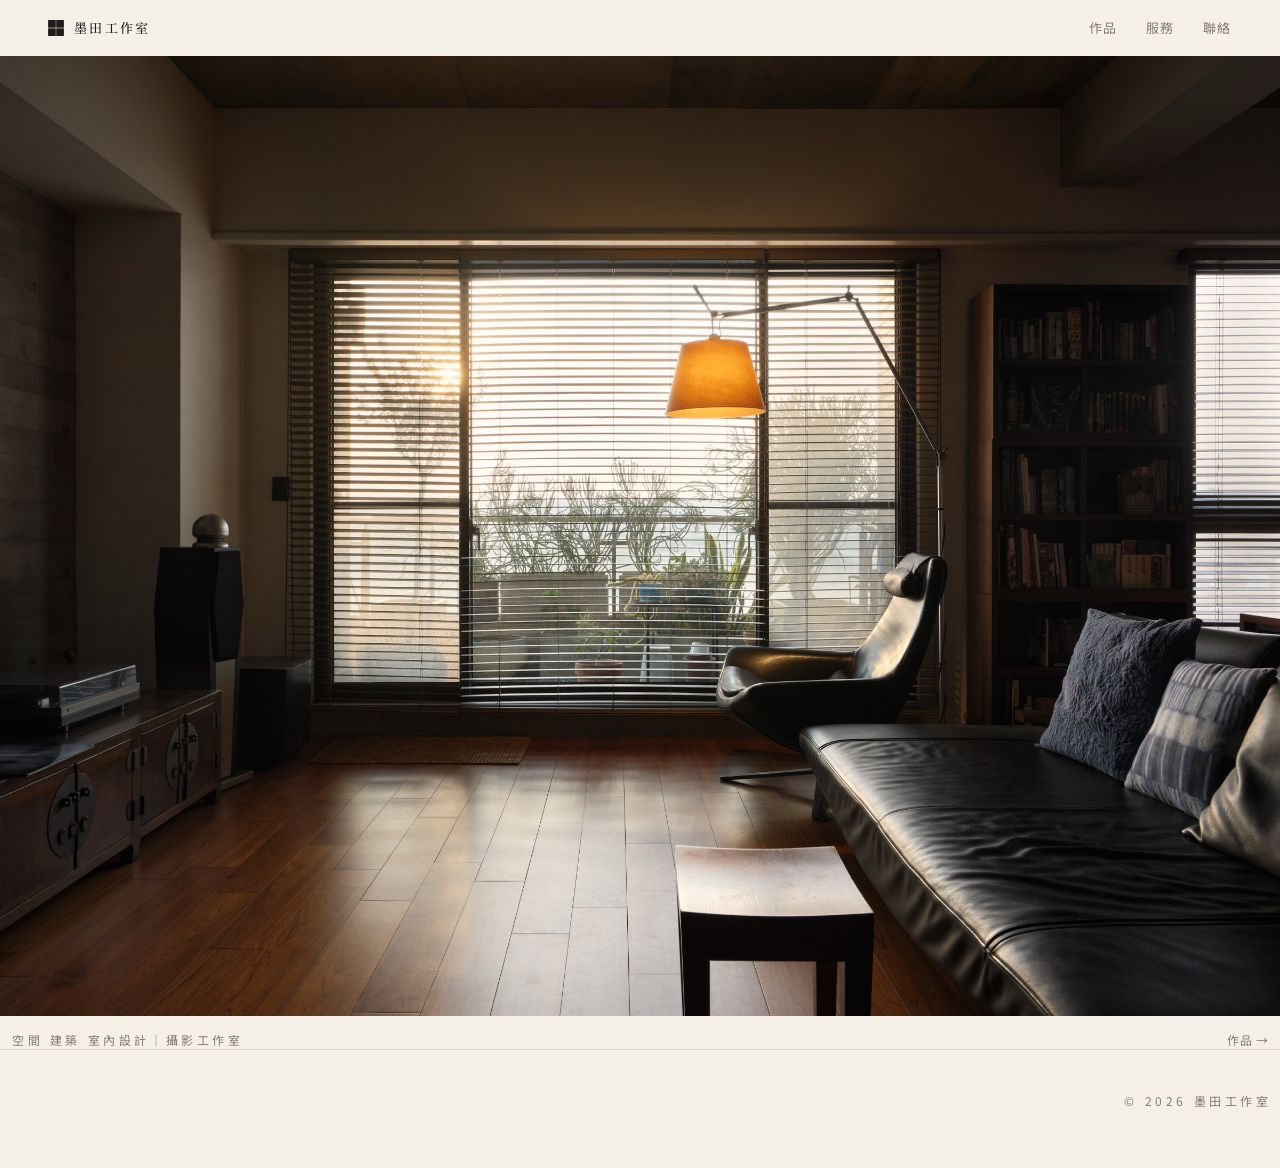
<file: index.html>
<!doctype html>
<html lang="zh-Hant">
<head>
<meta charset="utf-8">
<meta name="viewport" content="width=device-width, initial-scale=1">
<title>室內設計攝影師｜住宅與商業空間攝影｜墨田工作室</title>
<meta name="description" content="為設計公司拍攝住宅與商業空間，全台接案，累計 500 個以上案子。">
<link rel="preconnect" href="https://fonts.googleapis.com">
<link rel="preconnect" href="https://fonts.gstatic.com" crossorigin>
<link href="https://fonts.googleapis.com/css2?family=Noto+Sans+TC:wght@400;500&amp;family=Noto+Serif+TC:wght@500&amp;family=Cormorant+Garamond:wght@500&amp;display=swap" rel="stylesheet">
<link rel="stylesheet" href="home.css">
<meta name="google-site-verification" content="Cb_JJO8sSfa40VthMIjlHXFjkZJBPvgbTVr4A00dK0Y">
<link rel="canonical" href="https://yong-moooten.github.io/">
<meta property="og:type" content="website">
<meta property="og:site_name" content="墨田工作室">
<meta property="og:locale" content="zh_TW">
<meta property="og:title" content="室內設計攝影師｜住宅與商業空間攝影｜墨田工作室">
<meta property="og:description" content="為設計公司拍攝住宅與商業空間，全台接案，累計 500 個以上案子。">
<meta property="og:url" content="https://yong-moooten.github.io/">
<meta property="og:image" content="https://yong-moooten.github.io/images/zhixin-391-1200.jpg">
<meta property="og:image:width" content="1200">
<meta property="og:image:height" content="900">
<meta property="og:image:alt" content="夕陽從木百葉透進客廳，窗外有植栽，橘色立燈旁是一張黑色皮躺椅與皮沙發。">
<meta name="twitter:card" content="summary_large_image">
<script type="application/ld+json">{"@context": "https://schema.org", "@type": "ProfessionalService", "name": "墨田工作室", "alternateName": "墨田工作室 室內設計攝影", "description": "為設計公司拍攝住宅與商業空間，全台接案，累計 500 個以上案子。", "url": "https://yong-moooten.github.io/", "image": "https://yong-moooten.github.io/images/zhixin-391-1200.jpg", "email": "yong.moooten@gmail.com", "areaServed": {"@type": "Country", "name": "台灣"}, "sameAs": ["https://www.instagram.com/yong.moooten/"], "founder": {"@type": "Person", "name": "盧鉅湧", "jobTitle": "室內設計攝影師"}, "priceRange": "NT$25,000 起"}</script>
</head>
<body class="home">
<header class="top">
  <a class="name" href="index.html"><img class="logo" src="images/logo.png" width="16" height="16" alt="">墨田工作室</a>
  <nav><a href="work.html">作品</a><a href="services.html">服務</a><a href="contact.html">聯絡</a></nav>
</header>
<main>
<section class="hero">
  <a href="cases/zhixin-architecture-and-poetry.html" tabindex="-1" aria-hidden="true"><img src="images/zhixin-391.jpg" srcset="images/zhixin-391-1200.jpg 1200w, images/zhixin-391.jpg 2400w" sizes="(max-width: 899px) calc(100vw - 32px), 100vw" width="2400" height="1800" alt="夕陽從木百葉透進客廳，窗外有植栽，橘色立燈旁是一張黑色皮躺椅與皮沙發。" decoding="async" fetchpriority="high"></a>
</section>

<section class="opening">
  <h1>空間 建築 室內設計｜攝影工作室</h1>
  <p><a href="work.html">作品 →</a></p>
</section>
</main>
<footer>© 2026 墨田工作室</footer>
</body>
</html>
</file>
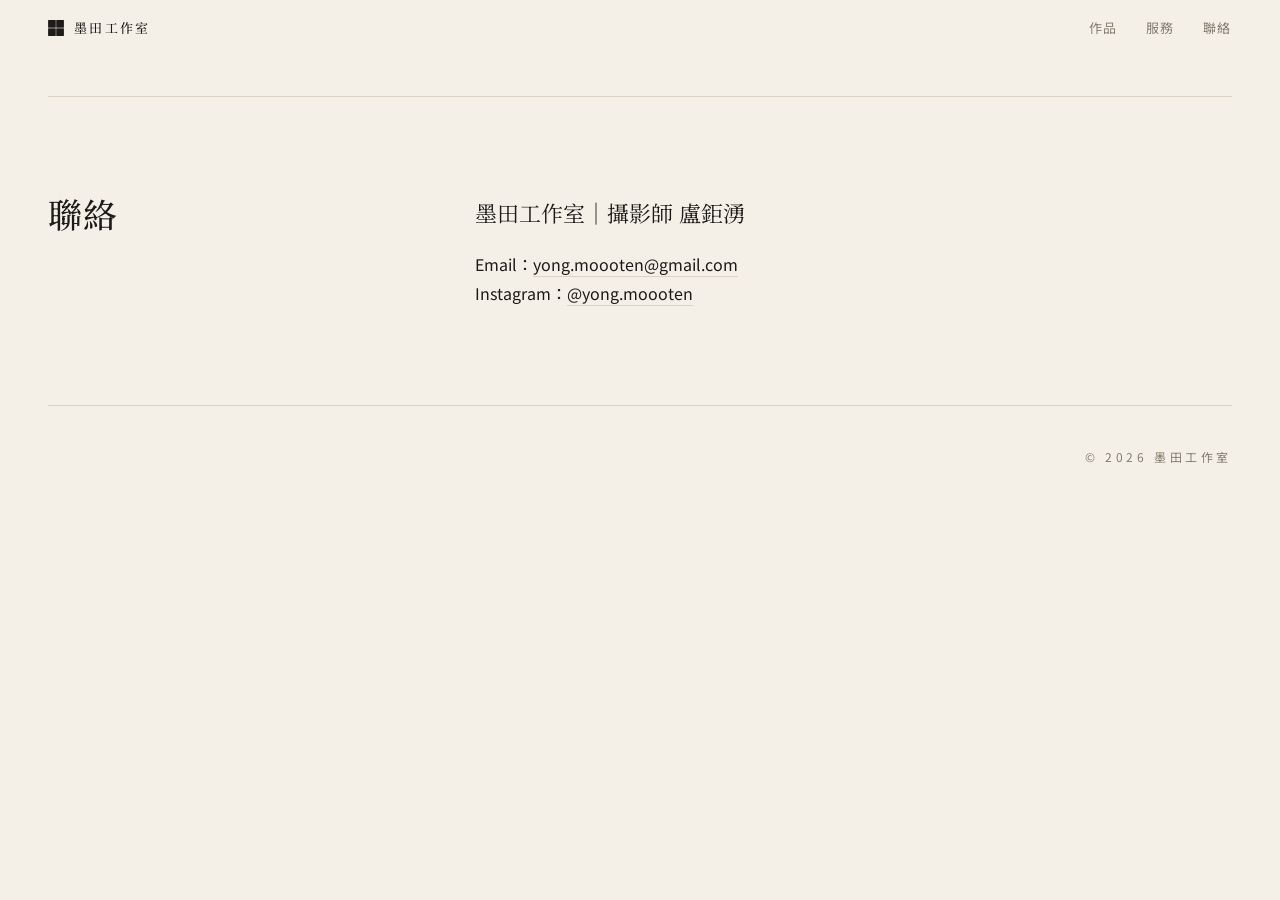
<file: contact.html>
<!doctype html>
<html lang="zh-Hant">
<head>
<meta charset="utf-8">
<meta name="viewport" content="width=device-width, initial-scale=1">
<title>聯絡｜室內設計攝影師｜墨田工作室</title>
<meta name="description" content="聯絡墨田工作室攝影師盧鉅湧：Email 與 Instagram。">
<link rel="preconnect" href="https://fonts.googleapis.com">
<link rel="preconnect" href="https://fonts.gstatic.com" crossorigin>
<link href="https://fonts.googleapis.com/css2?family=Noto+Sans+TC:wght@400;500&amp;family=Noto+Serif+TC:wght@500&amp;family=Cormorant+Garamond:wght@500&amp;display=swap" rel="stylesheet">
<link rel="stylesheet" href="home.css">
<link rel="canonical" href="https://yong-moooten.github.io/contact.html">
<meta property="og:type" content="website">
<meta property="og:site_name" content="墨田工作室">
<meta property="og:locale" content="zh_TW">
<meta property="og:title" content="聯絡｜室內設計攝影師｜墨田工作室">
<meta property="og:description" content="聯絡墨田工作室攝影師盧鉅湧：Email 與 Instagram。">
<meta property="og:url" content="https://yong-moooten.github.io/contact.html">
<meta property="og:image" content="https://yong-moooten.github.io/images/zhixin-391-1200.jpg">
<meta property="og:image:width" content="1200">
<meta property="og:image:height" content="900">
<meta property="og:image:alt" content="夕陽從木百葉透進客廳，窗外有植栽，橘色立燈旁是一張黑色皮躺椅與皮沙發。">
<meta name="twitter:card" content="summary_large_image">
</head>
<body class="p-contact">
<header class="top">
  <a class="name" href="index.html"><img class="logo" src="images/logo.png" width="16" height="16" alt="">墨田工作室</a>
  <nav><a href="work.html">作品</a><a href="services.html">服務</a><a href="contact.html" aria-current="page">聯絡</a></nav>
</header>
<main>
<div class="wrap sub">
<section class="biz contact" id="contact">
  <div class="side"><h2>聯絡</h2></div>
  <div class="main">
    <p>墨田工作室｜攝影師 盧鉅湧</p>
    <ul class="plain">
      <li>Email：<a href="mailto:yong.moooten@gmail.com">yong.moooten@gmail.com</a></li>
      <li>Instagram：<a href="https://www.instagram.com/yong.moooten/">@yong.moooten</a></li>
    </ul>
  </div>
</section>
</div>
</main>
<footer>© 2026 墨田工作室</footer>
</body>
</html>
</file>
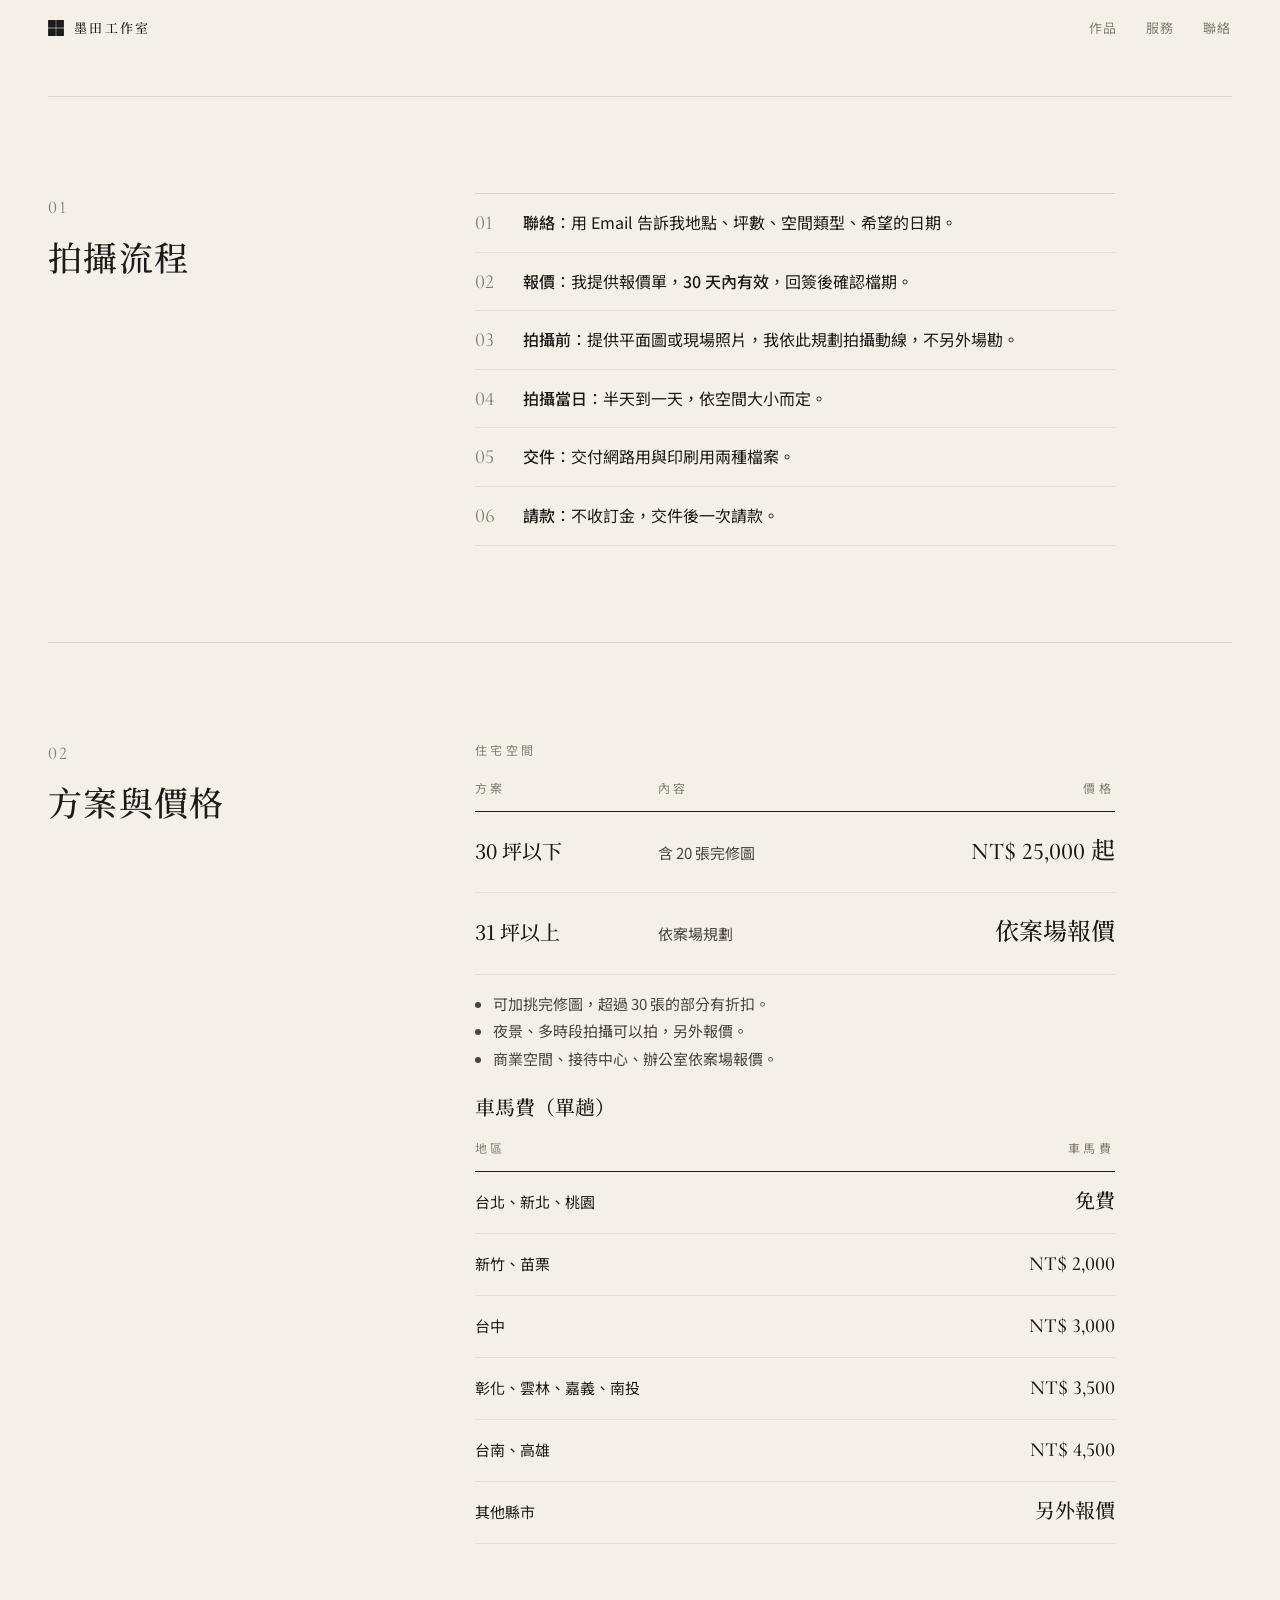
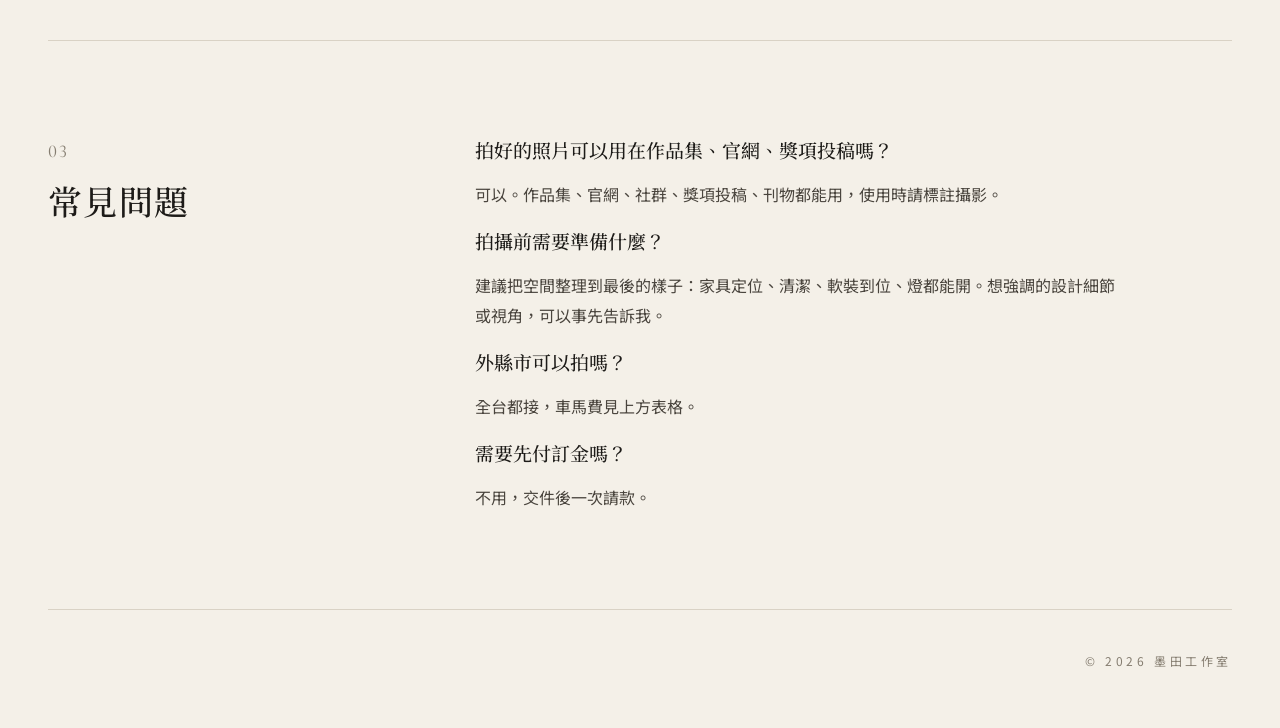
<file: services.html>
<!doctype html>
<html lang="zh-Hant">
<head>
<meta charset="utf-8">
<meta name="viewport" content="width=device-width, initial-scale=1">
<title>拍攝流程與價格｜室內設計攝影｜墨田工作室</title>
<meta name="description" content="住宅空間拍攝的流程、方案價格、車馬費與常見問題，30 坪以下 NT$ 25,000 起。">
<link rel="preconnect" href="https://fonts.googleapis.com">
<link rel="preconnect" href="https://fonts.gstatic.com" crossorigin>
<link href="https://fonts.googleapis.com/css2?family=Noto+Sans+TC:wght@400;500&amp;family=Noto+Serif+TC:wght@500&amp;family=Cormorant+Garamond:wght@500&amp;display=swap" rel="stylesheet">
<link rel="stylesheet" href="home.css">
<link rel="canonical" href="https://yong-moooten.github.io/services.html">
<meta property="og:type" content="website">
<meta property="og:site_name" content="墨田工作室">
<meta property="og:locale" content="zh_TW">
<meta property="og:title" content="拍攝流程與價格｜室內設計攝影｜墨田工作室">
<meta property="og:description" content="住宅空間拍攝的流程、方案價格、車馬費與常見問題，30 坪以下 NT$ 25,000 起。">
<meta property="og:url" content="https://yong-moooten.github.io/services.html">
<meta property="og:image" content="https://yong-moooten.github.io/images/zhixin-391-1200.jpg">
<meta property="og:image:width" content="1200">
<meta property="og:image:height" content="900">
<meta property="og:image:alt" content="夕陽從木百葉透進客廳，窗外有植栽，橘色立燈旁是一張黑色皮躺椅與皮沙發。">
<meta name="twitter:card" content="summary_large_image">
</head>
<body class="p-services">
<header class="top">
  <a class="name" href="index.html"><img class="logo" src="images/logo.png" width="16" height="16" alt="">墨田工作室</a>
  <nav><a href="work.html">作品</a><a href="services.html" aria-current="page">服務</a><a href="contact.html">聯絡</a></nav>
</header>
<main>
<div class="wrap sub">
<section class="biz" id="process">
  <div class="side"><p class="label idx">01</p><h2>拍攝流程</h2></div>
  <div class="main">
    <ol>
      <li><strong>聯絡</strong>：用 Email 告訴我地點、坪數、空間類型、希望的日期。</li>
      <li><strong>報價</strong>：我提供報價單，<strong>30 天內有效</strong>，回簽後確認檔期。</li>
      <li><strong>拍攝前</strong>：提供平面圖或現場照片，我依此規劃拍攝動線，不另外場勘。</li>
      <li><strong>拍攝當日</strong>：半天到一天，依空間大小而定。</li>
      <li><strong>交件</strong>：交付網路用與印刷用兩種檔案。</li>
      <li><strong>請款</strong>：不收訂金，交件後一次請款。</li>
    </ol>
  </div>
</section>

<section class="biz" id="price">
  <div class="side"><p class="label idx">02</p><h2>方案與價格</h2></div>
  <div class="main">
    <p class="price-sub">住宅空間</p>
    <table class="plan">
      <thead><tr><th scope="col">方案</th><th scope="col">內容</th><th scope="col">價格</th></tr></thead>
      <tbody>
        <tr><td>30 坪以下</td><td>含 20 張完修圖</td><td>NT$ 25,000 起</td></tr>
        <tr><td>31 坪以上</td><td>依案場規劃</td><td>依案場報價</td></tr>
      </tbody>
    </table>
    <ul class="notes">
      <li>可加挑完修圖，超過 30 張的部分有折扣。</li>
      <li>夜景、多時段拍攝可以拍，另外報價。</li>
      <li>商業空間、接待中心、辦公室依案場報價。</li>
    </ul>
    <h3>車馬費（單趟）</h3>
    <table class="fee">
      <thead><tr><th scope="col">地區</th><th scope="col">車馬費</th></tr></thead>
      <tbody>
        <tr><td>台北、新北、桃園</td><td>免費</td></tr>
        <tr><td>新竹、苗栗</td><td>NT$ 2,000</td></tr>
        <tr><td>台中</td><td>NT$ 3,000</td></tr>
        <tr><td>彰化、雲林、嘉義、南投</td><td>NT$ 3,500</td></tr>
        <tr><td>台南、高雄</td><td>NT$ 4,500</td></tr>
        <tr><td>其他縣市</td><td>另外報價</td></tr>
      </tbody>
    </table>
  </div>
</section>

<section class="biz faq" id="faq">
  <div class="side"><p class="label idx">03</p><h2>常見問題</h2></div>
  <div class="main">
    <h3>拍好的照片可以用在作品集、官網、獎項投稿嗎？</h3>
    <p>可以。作品集、官網、社群、獎項投稿、刊物都能用，使用時請標註攝影。</p>
    <h3>拍攝前需要準備什麼？</h3>
    <p>建議把空間整理到最後的樣子：家具定位、清潔、軟裝到位、燈都能開。想強調的設計細節或視角，可以事先告訴我。</p>
    <h3>外縣市可以拍嗎？</h3>
    <p>全台都接，車馬費見上方表格。</p>
    <h3>需要先付訂金嗎？</h3>
    <p>不用，交件後一次請款。</p>
  </div>
</section>
</div>
</main>
<footer>© 2026 墨田工作室</footer>
</body>
</html>
</file>
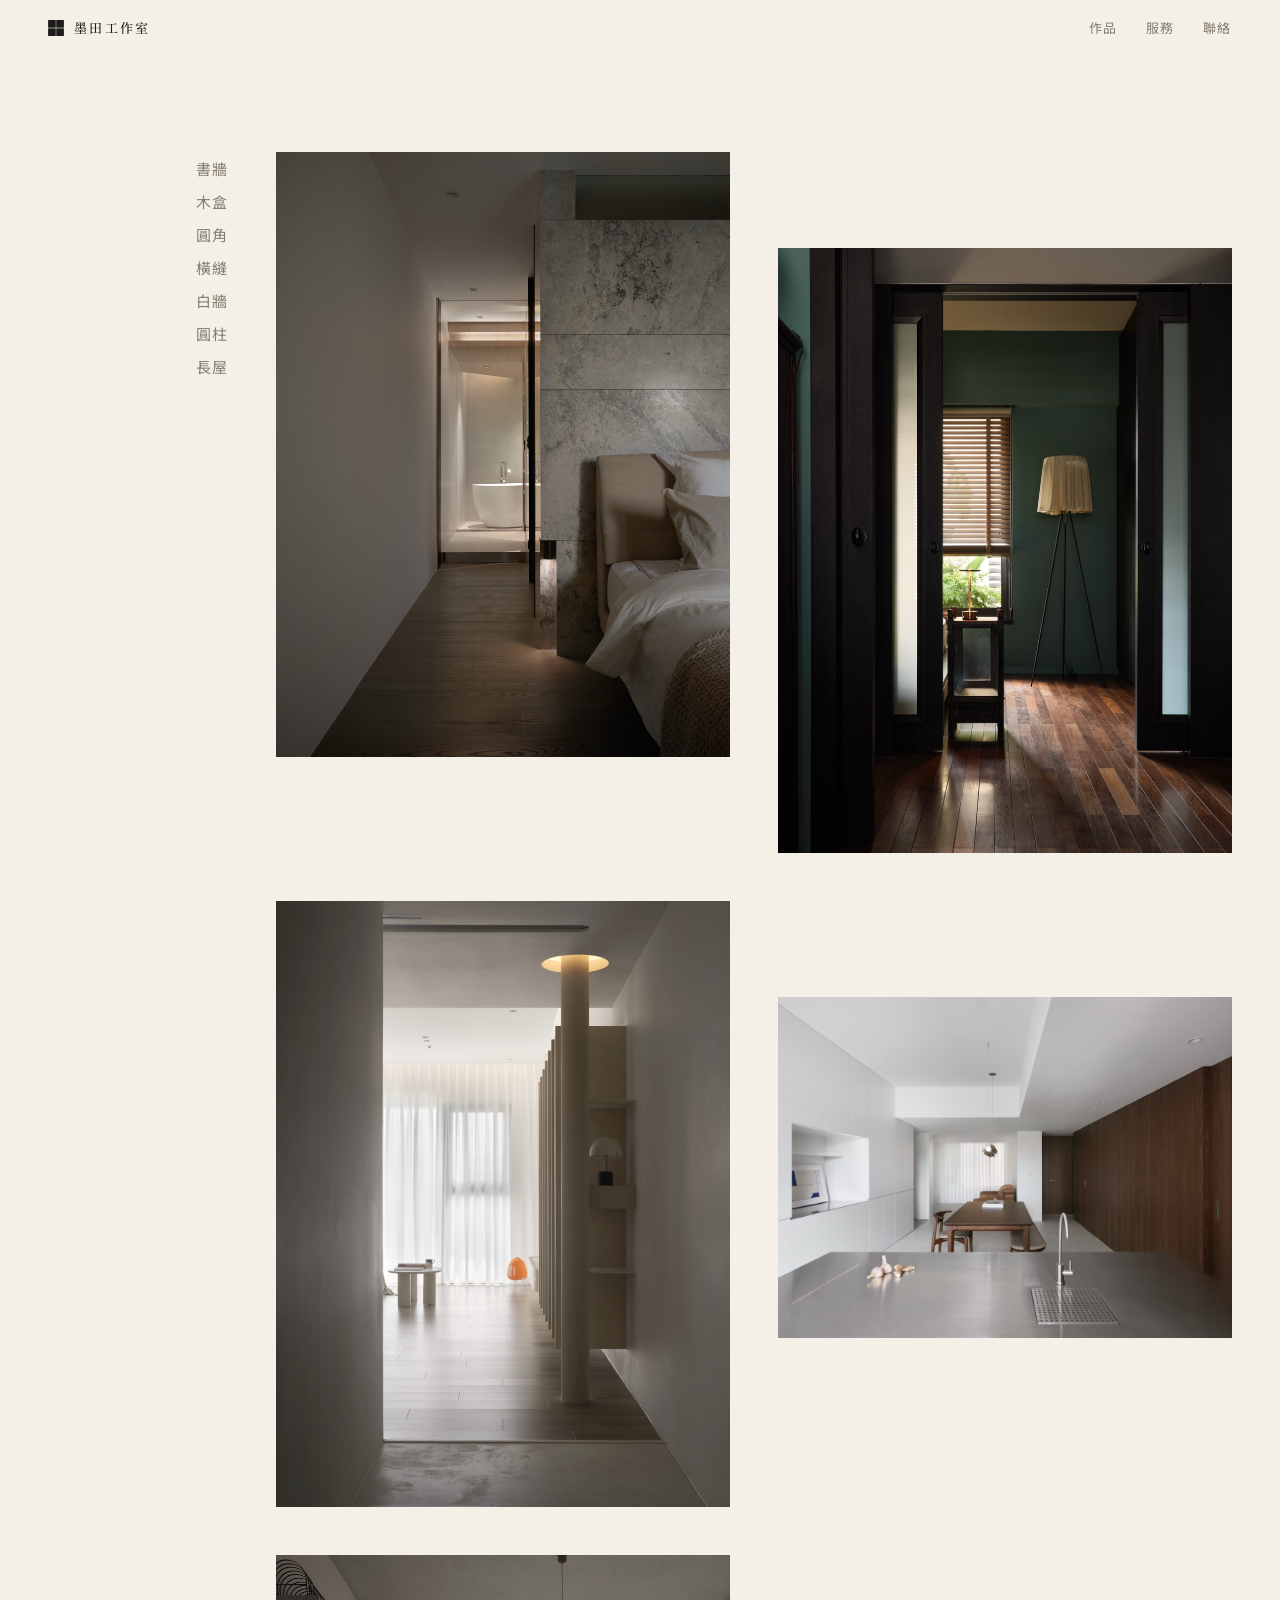
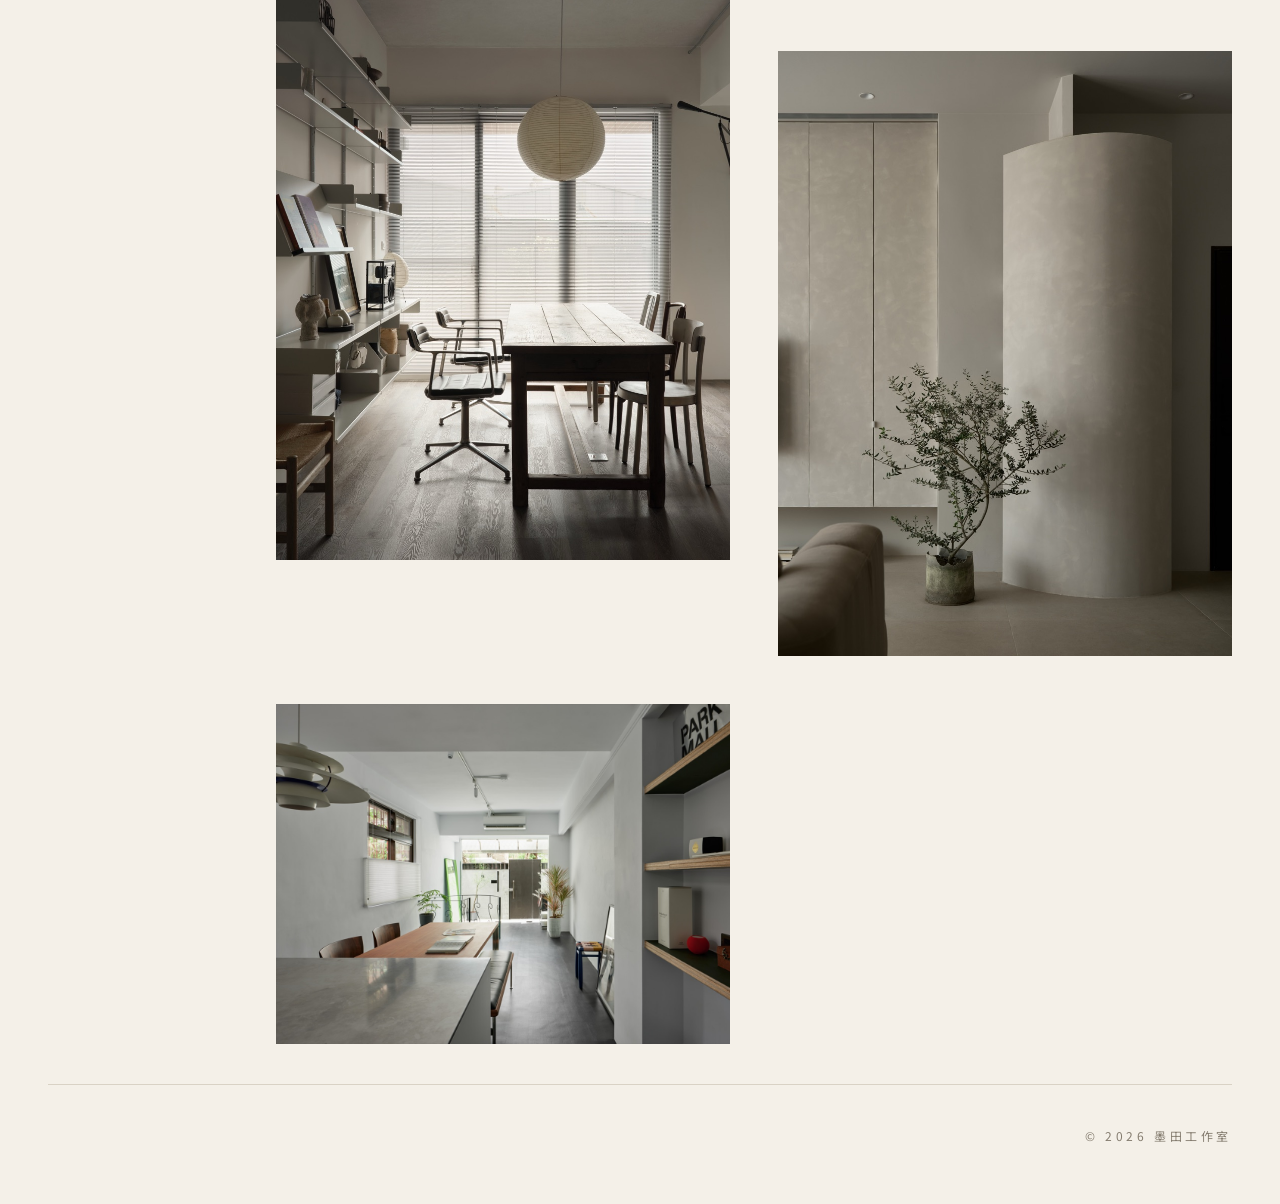
<file: work.html>
<!doctype html>
<html lang="zh-Hant">
<head>
<meta charset="utf-8">
<meta name="viewport" content="width=device-width, initial-scale=1">
<title>作品｜室內設計攝影師｜墨田工作室</title>
<meta name="description" content="墨田工作室的住宅與工作室室內攝影作品，共七個案例。">
<link rel="preconnect" href="https://fonts.googleapis.com">
<link rel="preconnect" href="https://fonts.gstatic.com" crossorigin>
<link href="https://fonts.googleapis.com/css2?family=Noto+Sans+TC:wght@400;500&amp;family=Noto+Serif+TC:wght@500&amp;family=Cormorant+Garamond:wght@500&amp;display=swap" rel="stylesheet">
<link rel="stylesheet" href="home.css">
<link rel="canonical" href="https://yong-moooten.github.io/work.html">
<meta property="og:type" content="website">
<meta property="og:site_name" content="墨田工作室">
<meta property="og:locale" content="zh_TW">
<meta property="og:title" content="作品｜室內設計攝影師｜墨田工作室">
<meta property="og:description" content="墨田工作室的住宅與工作室室內攝影作品，共七個案例。">
<meta property="og:url" content="https://yong-moooten.github.io/work.html">
<meta property="og:image" content="https://yong-moooten.github.io/images/shixing-ss1-1200.jpg">
<meta property="og:image:width" content="900">
<meta property="og:image:height" content="1200">
<meta property="og:image:alt" content="逆光的舊木長桌，上方懸著紙燈籠，左側白色層架放著書、相框與透明音響，桌邊是黑色皮椅與幾張不同的木椅、鋁椅。">
<meta name="twitter:card" content="summary_large_image">
</head>
<body class="p-work">
<header class="top">
  <a class="name" href="index.html"><img class="logo" src="images/logo.png" width="16" height="16" alt="">墨田工作室</a>
  <nav><a href="work.html" aria-current="page">作品</a><a href="services.html">服務</a><a href="contact.html">聯絡</a></nav>
</header>
<main>
<div class="wrap wide">
<section class="cases solo worklist">
  <ul class="index">
    <li><a href="cases/zhixin-architecture-and-poetry.html">書牆</a></li>
    <li><a href="cases/shixing-zhongli.html">木盒</a></li>
    <li><a href="cases/disuo-zhudong.html">圓角</a></li>
    <li><a href="cases/zhixu-new-tokyo.html">橫縫</a></li>
    <li><a href="cases/shixing-vienna.html">白牆</a></li>
    <li><a href="cases/jaidian-yuanzhu.html">圓柱</a></li>
    <li><a href="cases/paizhu-studio.html">長屋</a></li>
  </ul>
  <ul class="cards" id="shots">
  <li class="card"><a href="cases/shixing-zhongli.html"><img src="images/shixing-ss1.jpg" srcset="images/shixing-ss1-1200.jpg 900w, images/shixing-ss1.jpg 1800w" sizes="(max-width: 899px) calc(100vw - 32px), calc((100vw - 96px - 228px - 48px) / 2)" width="1800" height="2400" alt="逆光的舊木長桌，上方懸著紙燈籠，左側白色層架放著書、相框與透明音響，桌邊是黑色皮椅與幾張不同的木椅、鋁椅。" loading="lazy" decoding="async"></a></li>
  <li class="card"><a href="cases/disuo-zhudong.html"><img src="images/disuo-6063.jpg" srcset="images/disuo-6063-1200.jpg 900w, images/disuo-6063.jpg 1800w" sizes="(max-width: 899px) calc(100vw - 32px), calc((100vw - 96px - 228px - 48px) / 2)" width="1800" height="2400" alt="米色弧形牆前的一盆橄欖樹，左側是一整面米色櫃門，右側一道深色門縫。" loading="lazy" decoding="async"></a></li>
  <li class="card"><a href="cases/zhixu-new-tokyo.html"><img src="images/zhixu-0096.jpg" srcset="images/zhixu-0096-1200.jpg 900w, images/zhixu-0096.jpg 1800w" sizes="(max-width: 899px) calc(100vw - 32px), calc((100vw - 96px - 228px - 48px) / 2)" width="1800" height="2400" alt="臥室的灰色石材床頭牆與米色床頭板，左側一條暗走道，盡頭的木天花底下透出一座白色浴缸。" loading="lazy" decoding="async"></a></li>
  <li class="card"><a href="cases/zhixin-architecture-and-poetry.html"><img src="images/zhixin-005.jpg" srcset="images/zhixin-005-1200.jpg 900w, images/zhixin-005.jpg 1800w" sizes="(max-width: 899px) calc(100vw - 32px), calc((100vw - 96px - 228px - 48px) / 2)" width="1800" height="2400" alt="兩扇黑色木框拉門之間，望進綠牆房間：木百葉窗、皺褶燈罩立燈與古董小几。" loading="lazy" decoding="async"></a></li>
  <li class="card"><a href="cases/shixing-vienna.html"><img src="images/shixing-vienna-080.jpg" srcset="images/shixing-vienna-080-1200.jpg 1200w, images/shixing-vienna-080.jpg 2400w" sizes="(max-width: 899px) calc(100vw - 32px), calc((100vw - 96px - 228px - 48px) / 2)" width="2400" height="1800" alt="從不鏽鋼中島望過去：檯面上擱著蒜頭、一支細長水龍頭與方形濾網，左半是白色櫃牆與展示格，右半是整面深色木牆，中間木餐桌一路通到薄紗簾、棕色皮沙發與放射狀吊燈。" loading="lazy" decoding="async"></a></li>
  <li class="card"><a href="cases/jaidian-yuanzhu.html"><img src="images/jaidian-yuanzhu-1309.jpg" srcset="images/jaidian-yuanzhu-1309-1200.jpg 900w, images/jaidian-yuanzhu-1309.jpg 1800w" sizes="(max-width: 899px) calc(100vw - 32px), calc((100vw - 96px - 228px - 48px) / 2)" width="1800" height="2400" alt="從深色走道看進客廳：天花一個圓盤開口，一根米色圓柱從光裡垂下來落到地面，柱子右邊一排立板與層架上的蘑菇燈；盡頭整面薄紗簾，前面一張白色矮圓桌與一盞橘色蛋形落地燈。" loading="lazy" decoding="async"></a></li>
  <li class="card"><a href="cases/paizhu-studio.html"><img src="images/paizhu-studio-6428.jpg" srcset="images/paizhu-studio-6428-1200.jpg 1200w, images/paizhu-studio-6428.jpg 2400w" sizes="(max-width: 899px) calc(100vw - 32px), calc((100vw - 96px - 228px - 48px) / 2)" width="2400" height="1800" alt="一條窄長的工作空間：左邊一盞白色吊燈的下緣、窗與長桌、深色皮長凳，右邊牆上嵌進膠合板層板，擺著紙袋、相框與書；黑色木紋地板一路通到玻璃門，門外是一扇深色大門與一株植物，天花一條軌道燈。" loading="lazy" decoding="async"></a></li>
  </ul>
  <script>(function(){var u=document.getElementById('shots');if(!u)return;var l=[].slice.call(u.children),i,j,t;for(i=l.length-1;i>0;i--){j=Math.floor(Math.random()*(i+1));t=l[i];l[i]=l[j];l[j]=t;}l.forEach(function(e){u.appendChild(e);});[].slice.call(u.querySelectorAll('img')).slice(0,2).forEach(function(m){m.loading='eager';});})();</script>
</section>
</div>
</main>
<footer>© 2026 墨田工作室</footer>
</body>
</html>
</file>
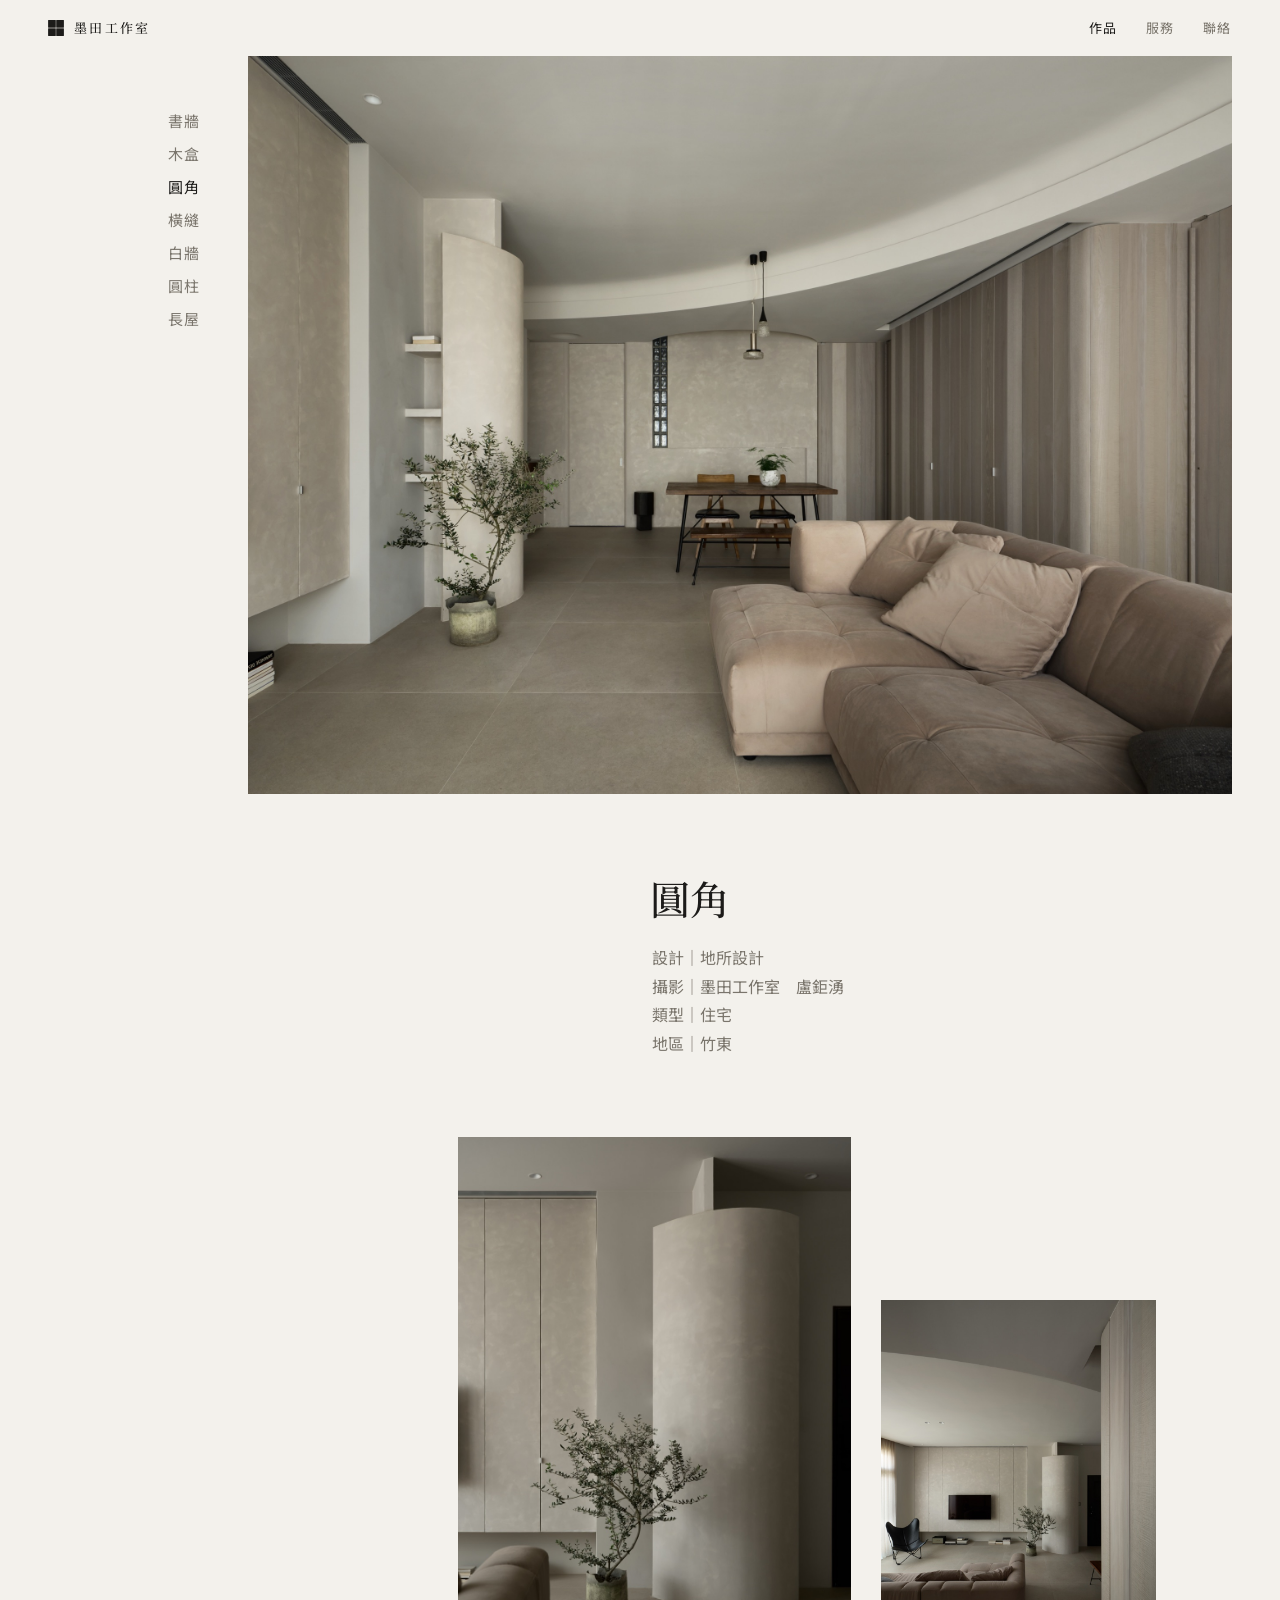
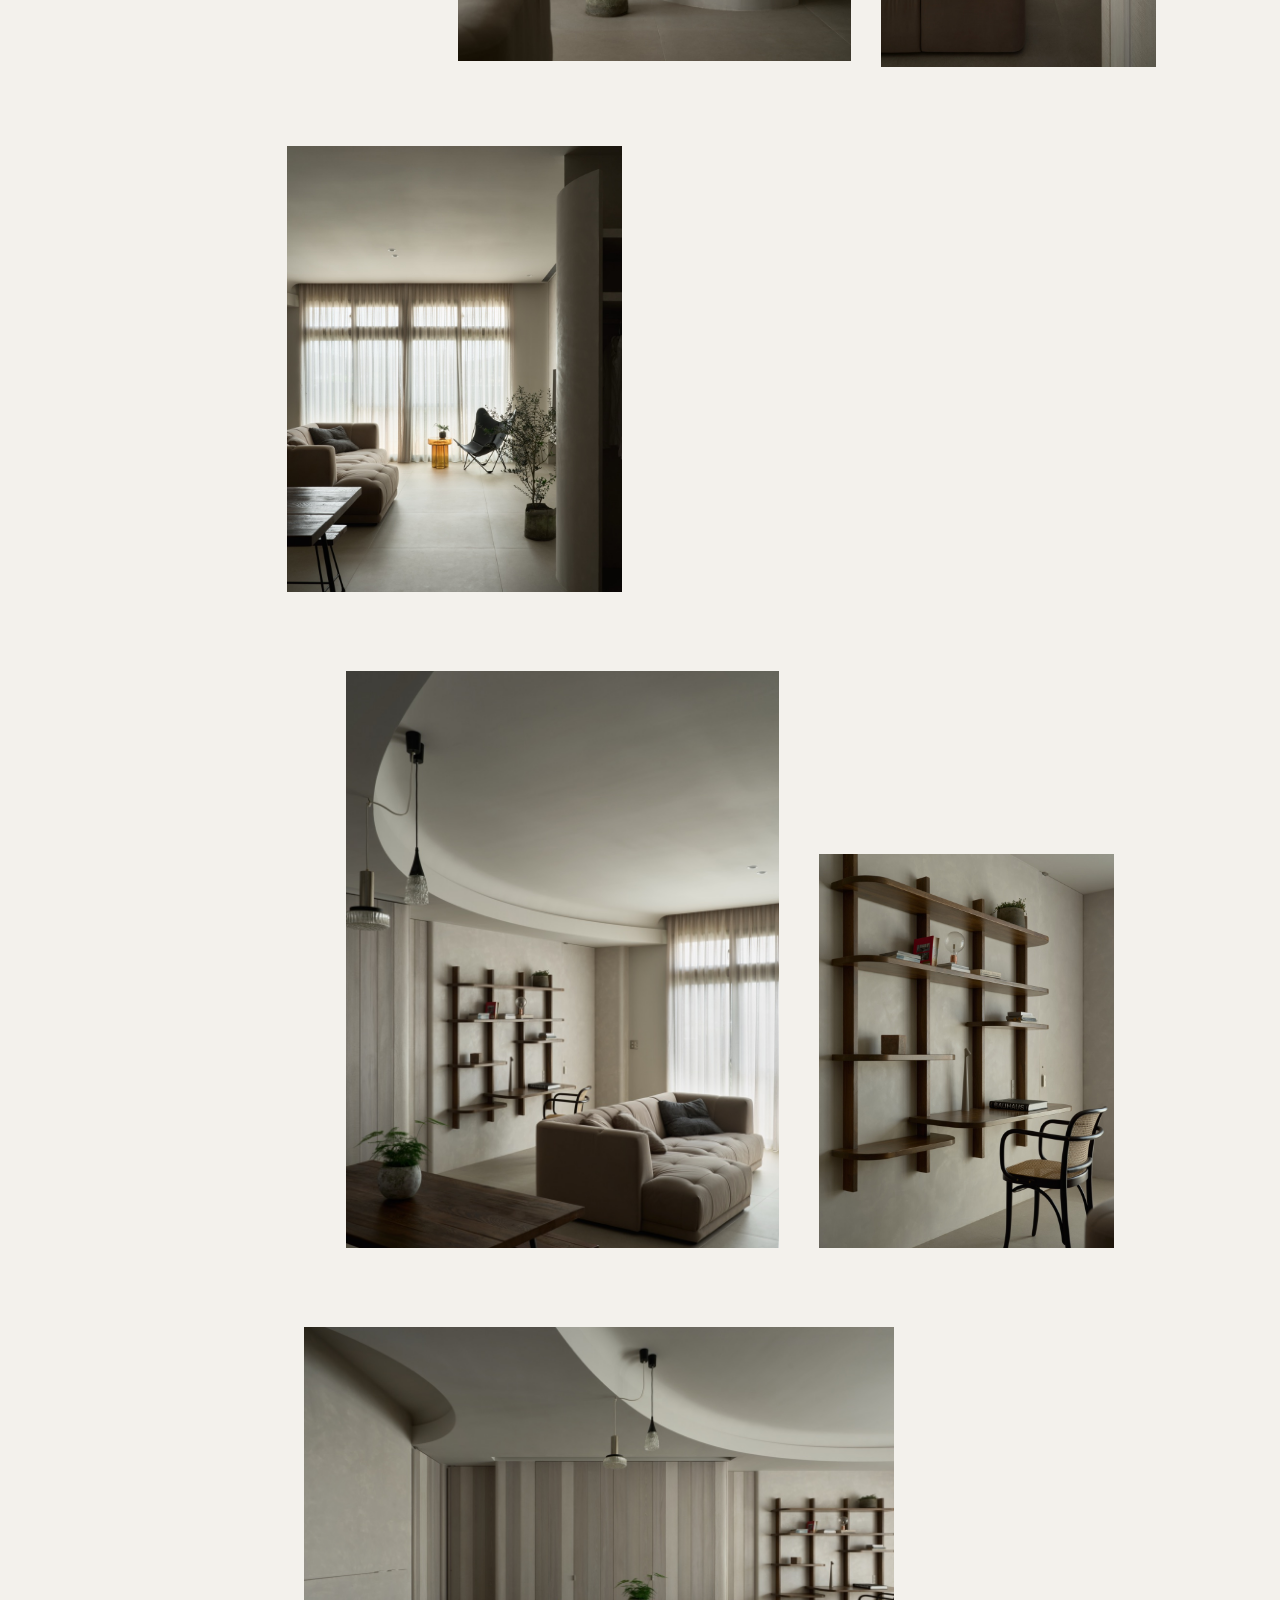
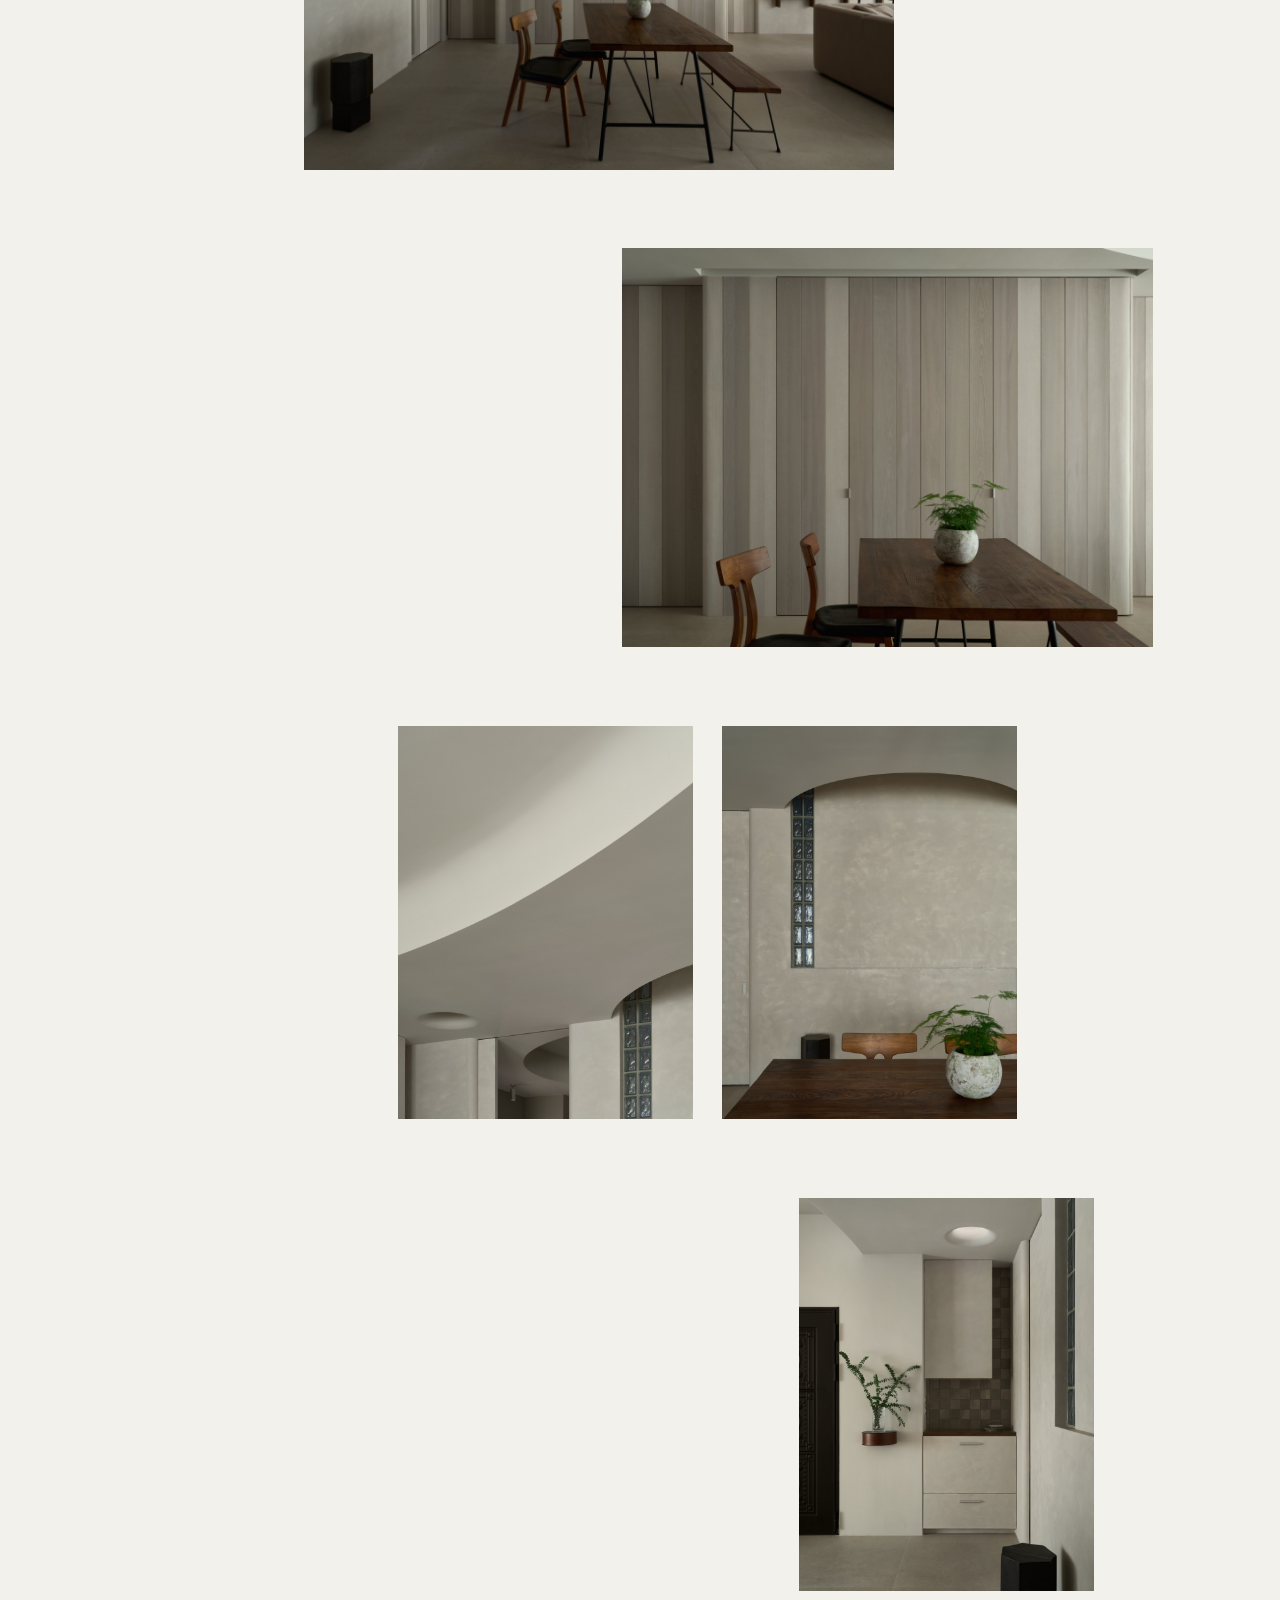
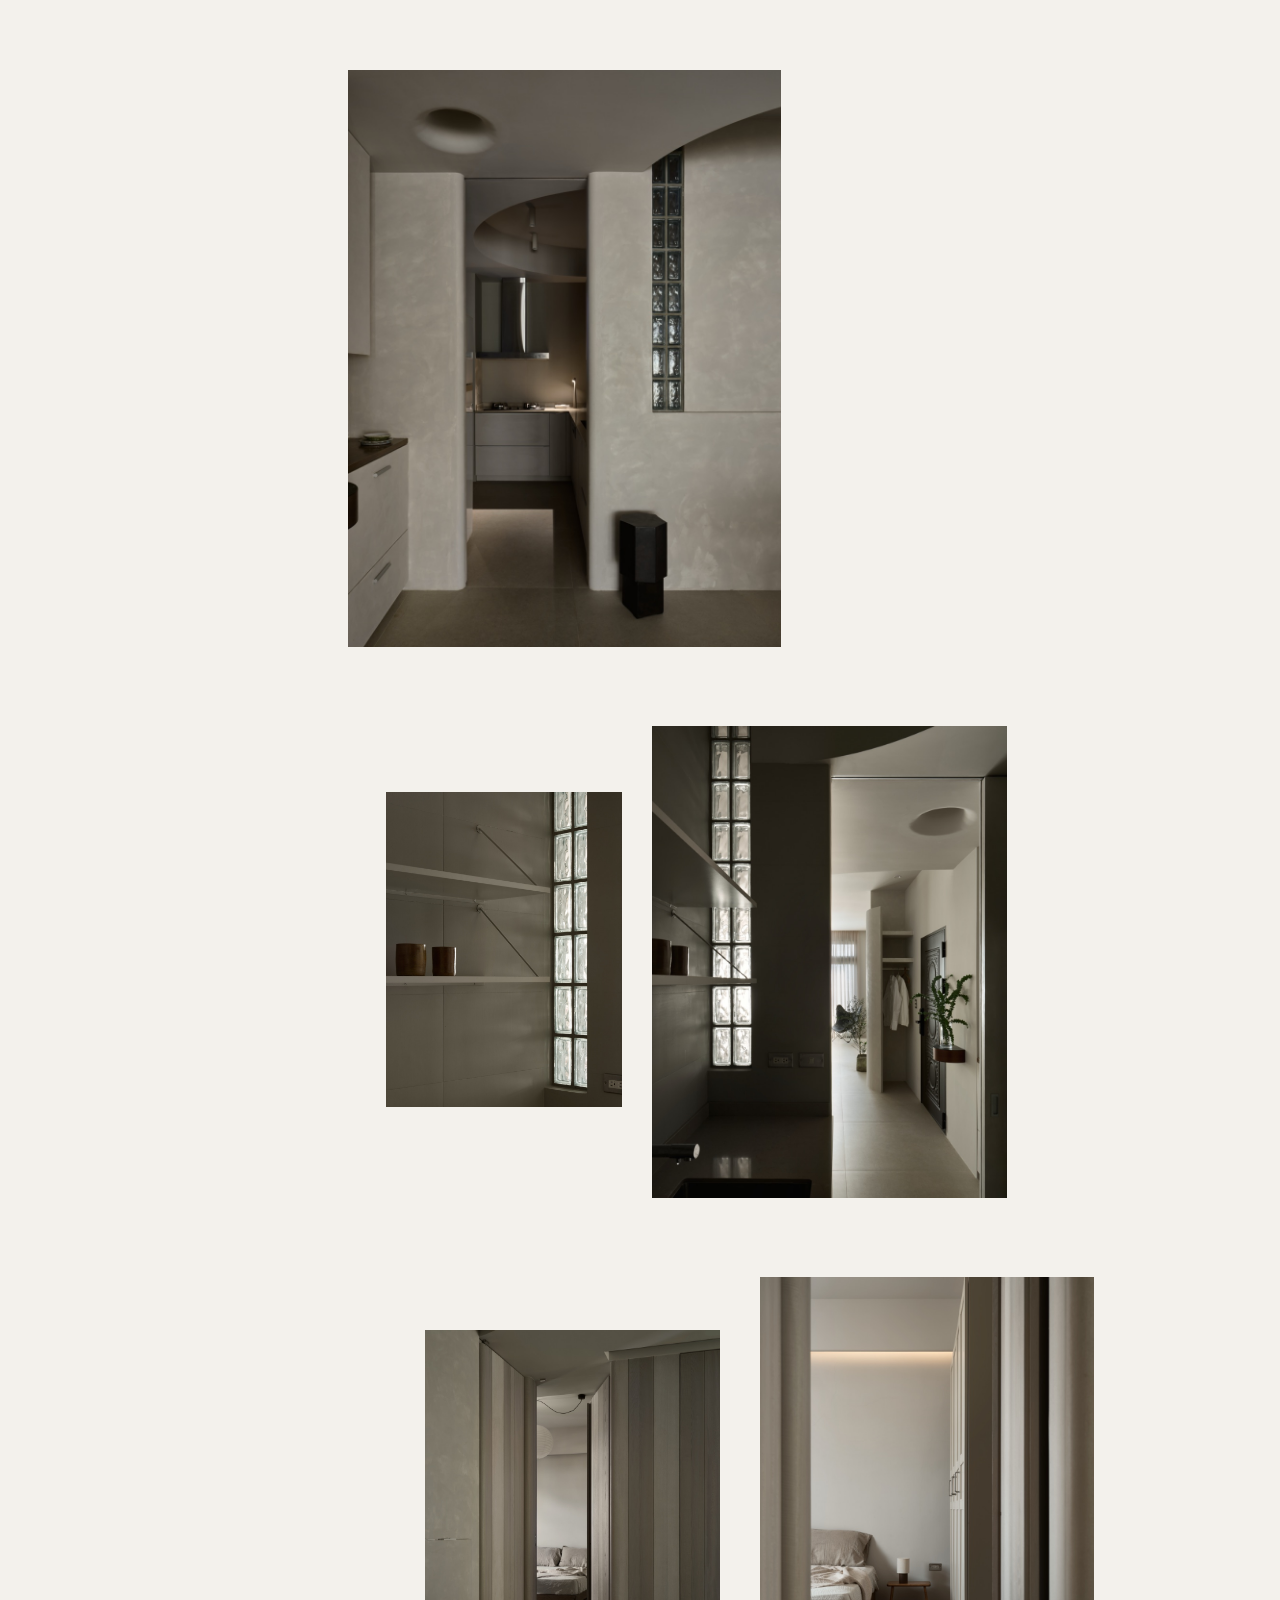
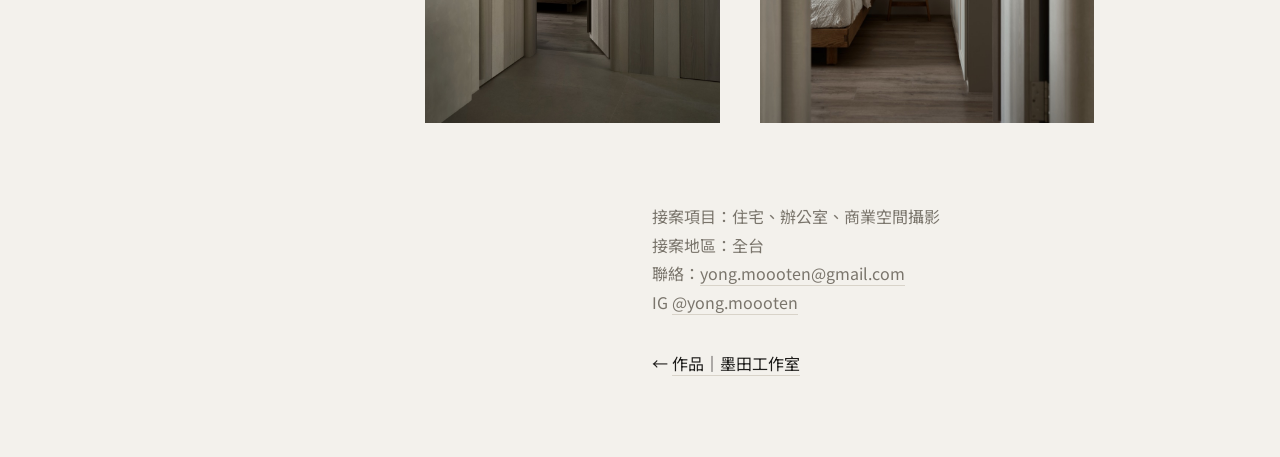
<file: cases/disuo-zhudong.html>
<!doctype html>
<html lang="zh-Hant">
<head>
<meta charset="utf-8">
<meta name="viewport" content="width=device-width, initial-scale=1">
<title>圓角｜地所設計｜室內設計攝影｜墨田工作室</title>
<meta name="description" content="地所設計的住宅「圓角」，室內設計攝影：墨田工作室。">
<link rel="preconnect" href="https://fonts.googleapis.com">
<link rel="preconnect" href="https://fonts.gstatic.com" crossorigin>
<link href="https://fonts.googleapis.com/css2?family=Noto+Sans+TC:wght@400;500&amp;family=Noto+Serif+TC:wght@500&amp;display=swap" rel="stylesheet">
<link rel="stylesheet" href="../style.css">
<link rel="stylesheet" href="../case-side.css">
<link rel="canonical" href="https://yong-moooten.github.io/cases/disuo-zhudong.html">
<meta property="og:type" content="article">
<meta property="og:site_name" content="墨田工作室">
<meta property="og:locale" content="zh_TW">
<meta property="og:title" content="圓角｜地所設計｜室內設計攝影｜墨田工作室">
<meta property="og:description" content="地所設計的住宅「圓角」，室內設計攝影：墨田工作室。">
<meta property="og:url" content="https://yong-moooten.github.io/cases/disuo-zhudong.html">
<meta property="og:image" content="https://yong-moooten.github.io/images/disuo-6252-1200.jpg">
<meta property="og:image:width" content="1200">
<meta property="og:image:height" content="900">
<meta property="og:image:alt" content="從客廳望向餐廳：左側圓弧量體前一棵橄欖樹，天花一道大弧線從右上彎過，右邊是整面木紋直條牆，盡頭是餐桌、兩盞吊燈與灰泥牆上的玻璃磚直窗，前景是米色布沙發。">
<meta name="twitter:card" content="summary_large_image">
<script type="application/ld+json">{"@context": "https://schema.org", "@graph": [{"@type": "CreativeWork", "name": "圓角", "description": "地所設計的住宅「圓角」，室內設計攝影：墨田工作室。", "url": "https://yong-moooten.github.io/cases/disuo-zhudong.html", "image": ["https://yong-moooten.github.io/images/disuo-6252.jpg", "https://yong-moooten.github.io/images/disuo-6063.jpg", "https://yong-moooten.github.io/images/disuo-6077.jpg", "https://yong-moooten.github.io/images/disuo-6118.jpg", "https://yong-moooten.github.io/images/disuo-6122.jpg", "https://yong-moooten.github.io/images/disuo-6194.jpg", "https://yong-moooten.github.io/images/disuo-6133.jpg", "https://yong-moooten.github.io/images/disuo-6139.jpg", "https://yong-moooten.github.io/images/disuo-6279.jpg", "https://yong-moooten.github.io/images/disuo-6243.jpg", "https://yong-moooten.github.io/images/disuo-6233.jpg", "https://yong-moooten.github.io/images/disuo-6304.jpg", "https://yong-moooten.github.io/images/disuo-6317.jpg", "https://yong-moooten.github.io/images/disuo-6325.jpg", "https://yong-moooten.github.io/images/disuo-6289.jpg", "https://yong-moooten.github.io/images/disuo-6148.jpg"], "creator": {"@type": "Person", "name": "盧鉅湧"}, "publisher": {"@type": "Organization", "name": "墨田工作室", "url": "https://yong-moooten.github.io/"}, "contributor": {"@type": "Organization", "name": "地所設計"}, "genre": "室內設計攝影"}, {"@type": "BreadcrumbList", "itemListElement": [{"@type": "ListItem", "position": 1, "name": "室內設計攝影", "item": "https://yong-moooten.github.io/"}, {"@type": "ListItem", "position": 2, "name": "圓角", "item": "https://yong-moooten.github.io/cases/disuo-zhudong.html"}]}]}</script>
</head>
<body class="page-case" data-case="disuo-zhudong">
<header class="top">
  <a class="name" href="../index.html"><img class="logo" src="../images/logo.png" width="16" height="16" alt="">墨田工作室</a>
  <nav><a href="../work.html" aria-current="page">作品</a><a href="../services.html">服務</a><a href="../contact.html">聯絡</a></nav>
</header>
<div class="case-shell">
<aside class="side-index">
  <ul class="index">
    <li><a href="zhixin-architecture-and-poetry.html">書牆</a></li>
    <li><a href="shixing-zhongli.html">木盒</a></li>
    <li><a href="disuo-zhudong.html" aria-current="page">圓角</a></li>
    <li><a href="zhixu-new-tokyo.html">橫縫</a></li>
    <li><a href="shixing-vienna.html">白牆</a></li>
    <li><a href="jaidian-yuanzhu.html">圓柱</a></li>
    <li><a href="paizhu-studio.html">長屋</a></li>
  </ul>
</aside>
<main class="case-main">

<!-- b1 -->
<div class="bleed"><img src="../images/disuo-6252.jpg" srcset="../images/disuo-6252-1200.jpg 1200w, ../images/disuo-6252.jpg 2400w" sizes="100vw" width="2400" height="1800" alt="從客廳望向餐廳：左側圓弧量體前一棵橄欖樹，天花一道大弧線從右上彎過，右邊是整面木紋直條牆，盡頭是餐桌、兩盞吊燈與灰泥牆上的玻璃磚直窗，前景是米色布沙發。" decoding="async"></div>

<!-- title: left edge on the glass-block slot window in b1 (41.09% of the bleed image) -->
<header class="row case-title">
  <div class="cell band-line" style="--l:41.1;--w:34">
    <h1>圓角</h1>
    <ul class="meta">
      <li>設計｜地所設計</li>
      <li>攝影｜墨田工作室　盧鉅湧</li>
      <li>類型｜住宅</li>
      <li>地區｜竹東</li>
    </ul>
  </div>
</header>

<!-- b2: arc volume edge on the title line; floating cabinet bottoms on one line (6077 pushed down 16.6) -->
<section class="row">
  <div class="cell" style="--l:21.3;--w:40"><img src="../images/disuo-6063.jpg" srcset="../images/disuo-6063-1200.jpg 900w, ../images/disuo-6063.jpg 1800w" sizes="(max-width: 899px) calc(100vw - 32px), min(40vw, 640px)" width="1800" height="2400" alt="米色弧形牆前的一盆橄欖樹，左側是一整面米色櫃門，右側一道深色門縫。" loading="lazy" decoding="async"></div>
  <div class="cell offset" style="--l:64.3;--w:28;--t:16.6"><img src="../images/disuo-6077.jpg" srcset="../images/disuo-6077-1200.jpg 900w, ../images/disuo-6077.jpg 1800w" sizes="(max-width: 899px) calc(100vw - 32px), min(28vw, 448px)" width="1800" height="2400" alt="從木紋直條牆的邊緣望進客廳：米色櫃門電視牆、黑色蝴蝶椅、圓弧量體與橄欖樹，前景是米色布沙發。" loading="lazy" decoding="async"></div>
</section>

<!-- b3: caption removed 2026-11-17 (Lu) -->
<section class="row">
  <div class="cell" style="--l:4;--w:34"><img src="../images/disuo-6118.jpg" srcset="../images/disuo-6118-1200.jpg 900w, ../images/disuo-6118.jpg 1800w" sizes="(max-width: 899px) calc(100vw - 32px), min(34vw, 544px)" width="1800" height="2400" alt="整面紗簾透著逆光，窗前一張黑色蝴蝶椅與琥珀色玻璃小几，左邊是米色布沙發，右邊一棵橄欖樹，最右側是圓弧量體的邊緣，前景一張木桌。" loading="lazy" decoding="async"></div>
</section>

<!-- b4: bottom-aligned pair -->
<section class="row align-bottom">
  <div class="cell" style="--l:10;--w:44"><img src="../images/disuo-6122.jpg" srcset="../images/disuo-6122-1200.jpg 900w, ../images/disuo-6122.jpg 1800w" sizes="(max-width: 899px) calc(100vw - 32px), min(44vw, 704px)" width="1800" height="2400" alt="天花大弧線從左上彎到右邊的紗簾，弧線下兩盞玻璃吊燈，灰泥牆上掛著深色木層架與小書桌，前景是米色布沙發與木桌上的蕨類。" loading="lazy" decoding="async"></div>
  <div class="cell" style="--l:58;--w:30"><img src="../images/disuo-6194.jpg" srcset="../images/disuo-6194-1200.jpg 900w, ../images/disuo-6194.jpg 1800w" sizes="(max-width: 899px) calc(100vw - 32px), min(30vw, 480px)" width="1800" height="2400" alt="深色木層架的近景：圓角層板上放著紅色相框、燈泡檯燈、書與一盆植物，書桌板上一本黑色 BAUHAUS，前方一張藤編曲木椅。" loading="lazy" decoding="async"></div>
</section>

<!-- b5: pendant wire on the title line -->
<section class="row">
  <div class="cell" style="--l:5.7;--w:60"><img src="../images/disuo-6133.jpg" srcset="../images/disuo-6133-1200.jpg 1200w, ../images/disuo-6133.jpg 2400w" sizes="(max-width: 899px) calc(100vw - 32px), min(60vw, 960px)" width="2400" height="1800" alt="餐廳：天花大弧線下垂著兩盞吊燈，後面一整面木紋直條牆，前方舊木長桌配兩張木椅與一條長凳，桌上一盆蕨類，左側灰泥牆前一個黑色小几，右邊露出布沙發與木層架。" loading="lazy" decoding="async"></div>
</section>

<!-- b6 -->
<section class="row">
  <div class="cell" style="--l:38;--w:54"><img src="../images/disuo-6139.jpg" srcset="../images/disuo-6139-1200.jpg 1200w, ../images/disuo-6139.jpg 2400w" sizes="(max-width: 899px) calc(100vw - 32px), min(54vw, 864px)" width="2400" height="1800" alt="木紋直條牆的正面近景，直條寬窄與深淺交錯，兩個小門把藏在條紋間，前方是舊木長桌、一盆蕨類與兩張木椅的椅背。" loading="lazy" decoding="async"></div>
</section>

<!-- b7: top-aligned pair; 6279 slot window right edge on the title line -->
<section class="row">
  <div class="cell" style="--l:15.2;--w:30"><img src="../images/disuo-6279.jpg" srcset="../images/disuo-6279-1200.jpg 900w, ../images/disuo-6279.jpg 1800w" sizes="(max-width: 899px) calc(100vw - 32px), min(30vw, 480px)" width="1800" height="2400" alt="仰看天花：大弧線從左下掃到右上，下方圓角的灰泥牆與一條玻璃磚直窗。" loading="lazy" decoding="async"></div>
  <div class="cell" style="--l:48.2;--w:30"><img src="../images/disuo-6243.jpg" srcset="../images/disuo-6243-1200.jpg 900w, ../images/disuo-6243.jpg 1800w" sizes="(max-width: 899px) calc(100vw - 32px), min(30vw, 480px)" width="1800" height="2400" alt="灰泥牆上一道拱形凹面，左側一條玻璃磚直窗，前景是舊木長桌、木椅椅背與一盆蕨類。" loading="lazy" decoding="async"></div>
</section>

<!-- b8 -->
<section class="row">
  <div class="cell" style="--l:56;--w:30"><img src="../images/disuo-6233.jpg" srcset="../images/disuo-6233-1200.jpg 900w, ../images/disuo-6233.jpg 1800w" sizes="(max-width: 899px) calc(100vw - 32px), min(30vw, 480px)" width="1800" height="2400" alt="玄關一角：左邊黑色雕花大門的邊緣，白牆上一個圓形木托盤放著插綠葉的玻璃瓶，中間是米色櫃與深色方格磚，右側圓角灰泥牆上一條玻璃磚直窗。" loading="lazy" decoding="async"></div>
</section>

<!-- b9: slot window left edge on the title line -->
<section class="row">
  <div class="cell" style="--l:10.2;--w:44"><img src="../images/disuo-6304.jpg" srcset="../images/disuo-6304-1200.jpg 900w, ../images/disuo-6304.jpg 1800w" sizes="(max-width: 899px) calc(100vw - 32px), min(44vw, 704px)" width="1800" height="2400" alt="兩道圓角灰泥牆之間的開口，望進一間不鏽鋼廚房與抽油煙機，開口上方是圓弧天花，右側牆上一條玻璃磚直窗，前景一個黑色小几。" loading="lazy" decoding="async"></div>
</section>

<!-- b10: shelf lines on one line (6317 pushed down 6.7) -->
<section class="row">
  <div class="cell offset" style="--l:14;--w:24;--t:6.7"><img src="../images/disuo-6317.jpg" srcset="../images/disuo-6317-1200.jpg 900w, ../images/disuo-6317.jpg 1800w" sizes="(max-width: 899px) calc(100vw - 32px), min(24vw, 384px)" width="1800" height="2400" alt="廚房裡的白色層板上兩只棕色陶杯，右側玻璃磚直窗透著光。" loading="lazy" decoding="async"></div>
  <div class="cell" style="--l:41.1;--w:36"><img src="../images/disuo-6325.jpg" srcset="../images/disuo-6325-1200.jpg 900w, ../images/disuo-6325.jpg 1800w" sizes="(max-width: 899px) calc(100vw - 32px), min(36vw, 576px)" width="1800" height="2400" alt="從廚房往外看：左邊層板上兩只陶杯與發亮的玻璃磚直窗，中間開口望向玄關，圓弧量體背面掛著白襯衫，黑色雕花大門旁一把綠葉，遠處是紗簾與蝴蝶椅。" loading="lazy" decoding="async"></div>
</section>

<!-- b11: bottom-aligned pair -->
<section class="row align-bottom">
  <div class="cell" style="--l:18;--w:30"><img src="../images/disuo-6289.jpg" srcset="../images/disuo-6289-1200.jpg 900w, ../images/disuo-6289.jpg 1800w" sizes="(max-width: 899px) calc(100vw - 32px), min(30vw, 480px)" width="1800" height="2400" alt="木紋直條牆上一扇推開的隱藏門，門後是白牆臥室、亞麻寢具的床與一顆紙燈。" loading="lazy" decoding="async"></div>
  <div class="cell" style="--l:52;--w:34"><img src="../images/disuo-6148.jpg" srcset="../images/disuo-6148-1200.jpg 900w, ../images/disuo-6148.jpg 1800w" sizes="(max-width: 899px) calc(100vw - 32px), min(34vw, 544px)" width="1800" height="2400" alt="從兩道門框之間看進臥室：亞麻寢具的低床、木頭小凳上一盞白色桌燈，牆頂一道間接光。" loading="lazy" decoding="async"></div>
</section>

<aside class="row case-closing">
  <ul class="cell band-line" style="--l:41.1;--w:34">
    <li>接案項目：住宅、辦公室、商業空間攝影</li>
    <li>接案地區：全台</li>
    <li>聯絡：<a href="mailto:yong.moooten@gmail.com">yong.moooten@gmail.com</a>　<span class="nowrap">IG <a href="https://www.instagram.com/yong.moooten/">@yong.moooten</a></span></li>
  </ul>
</aside>

<nav class="row case-end">
  <p class="cell band-line" style="--l:41.1;--w:34">← <a href="../work.html">作品｜墨田工作室</a></p>
</nav>

</main>
</div>
</body>
</html>
</file>
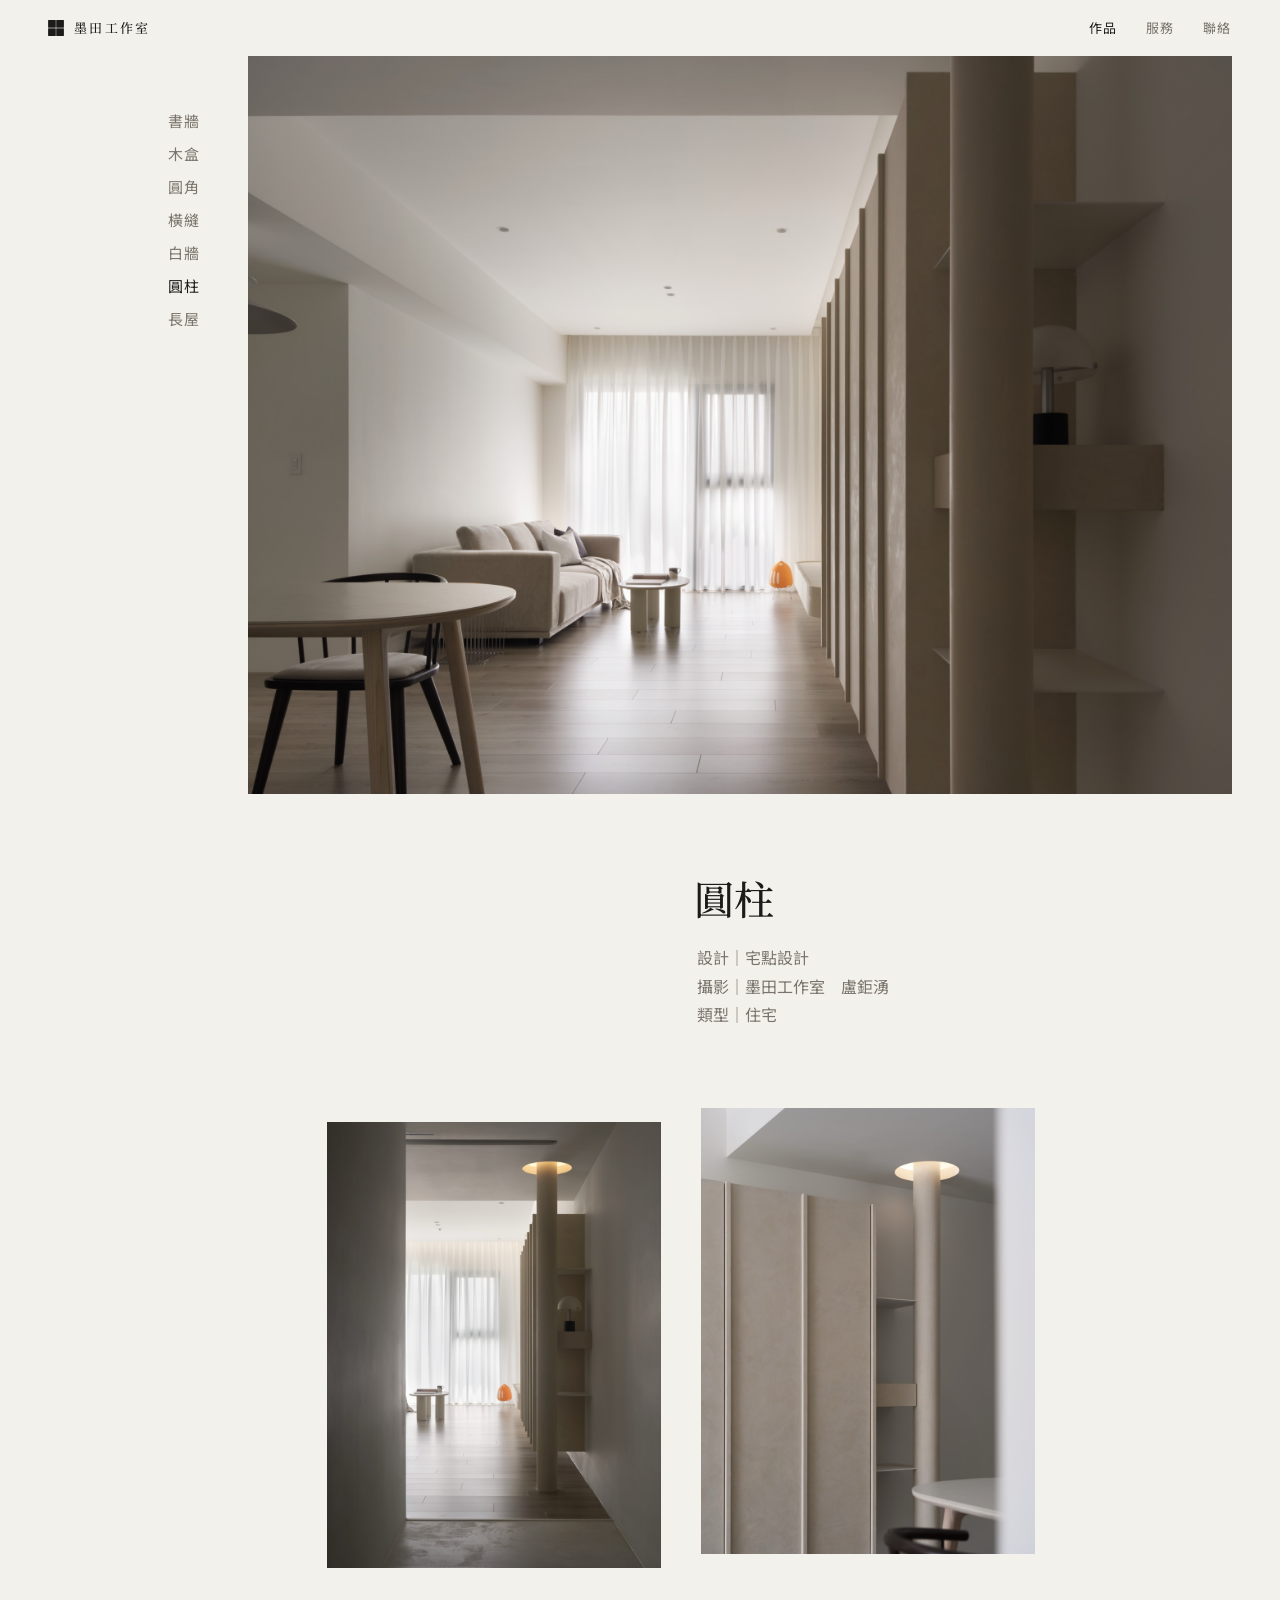
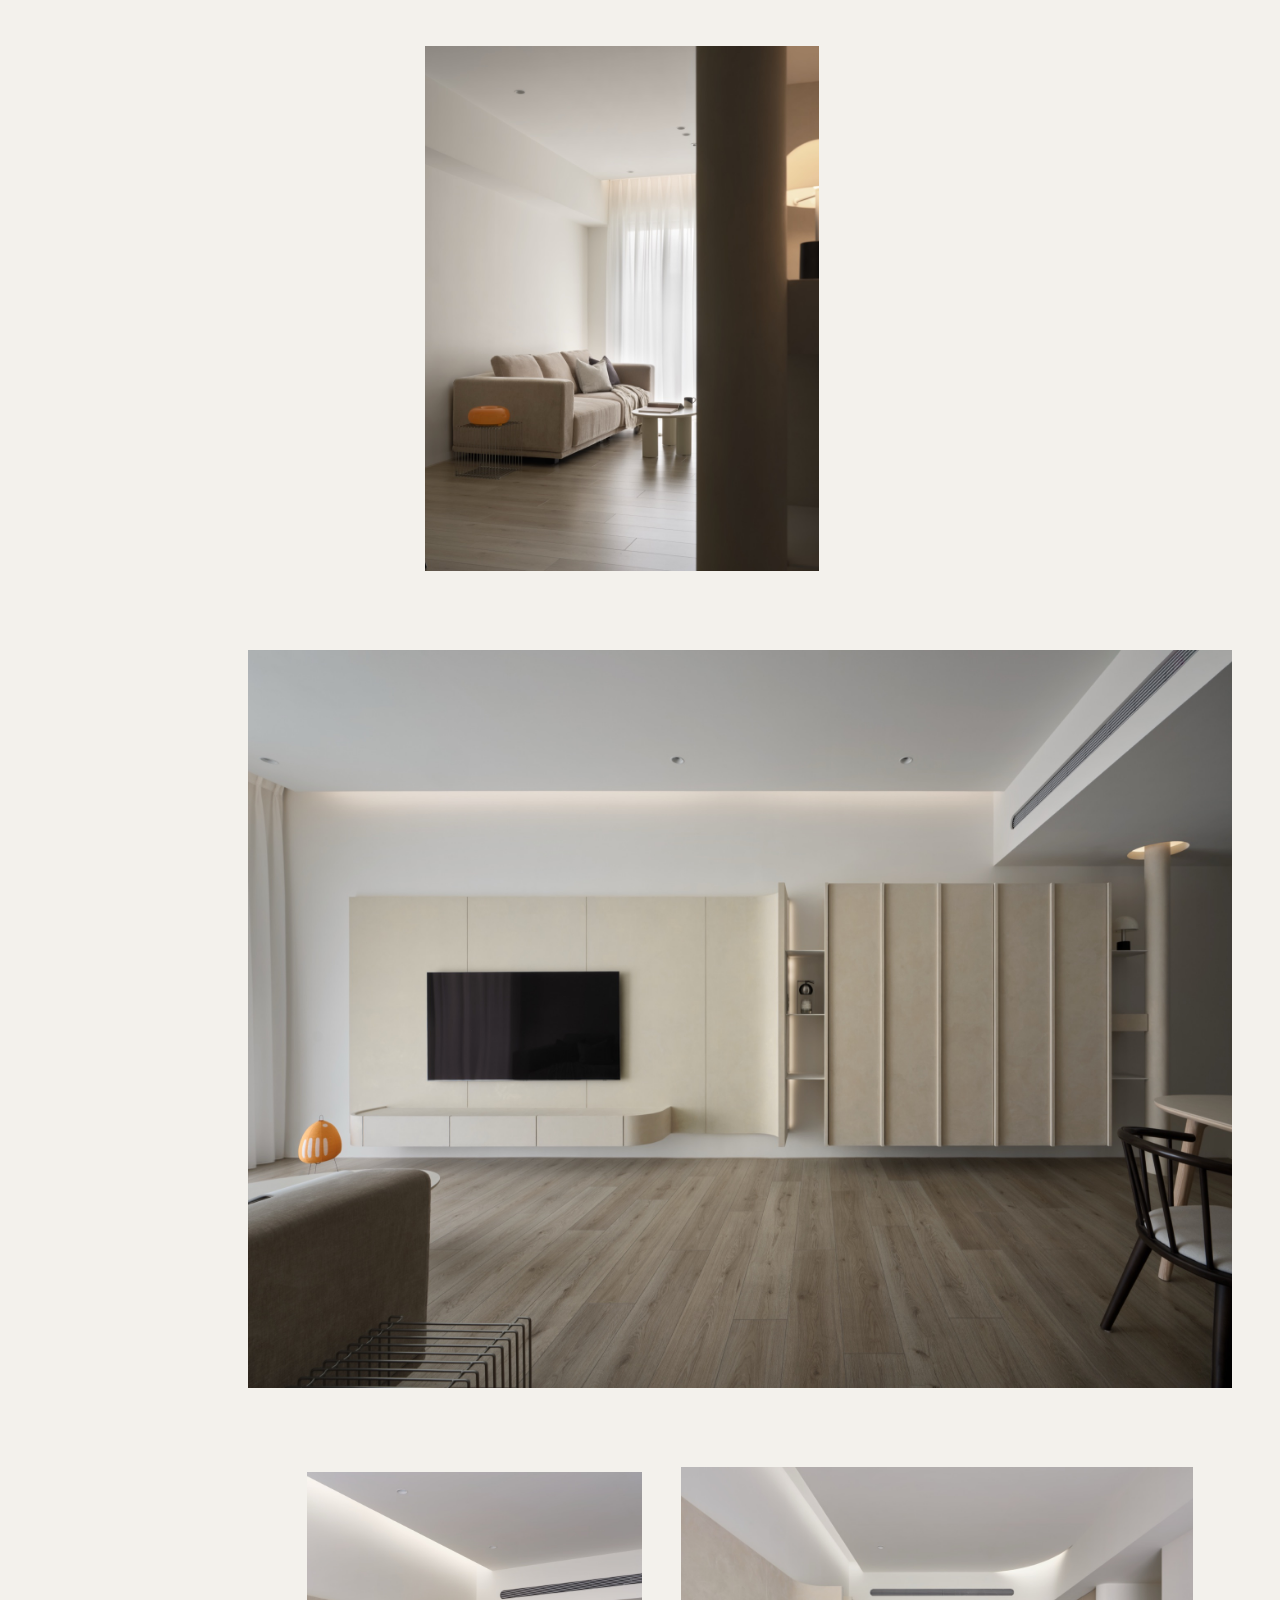
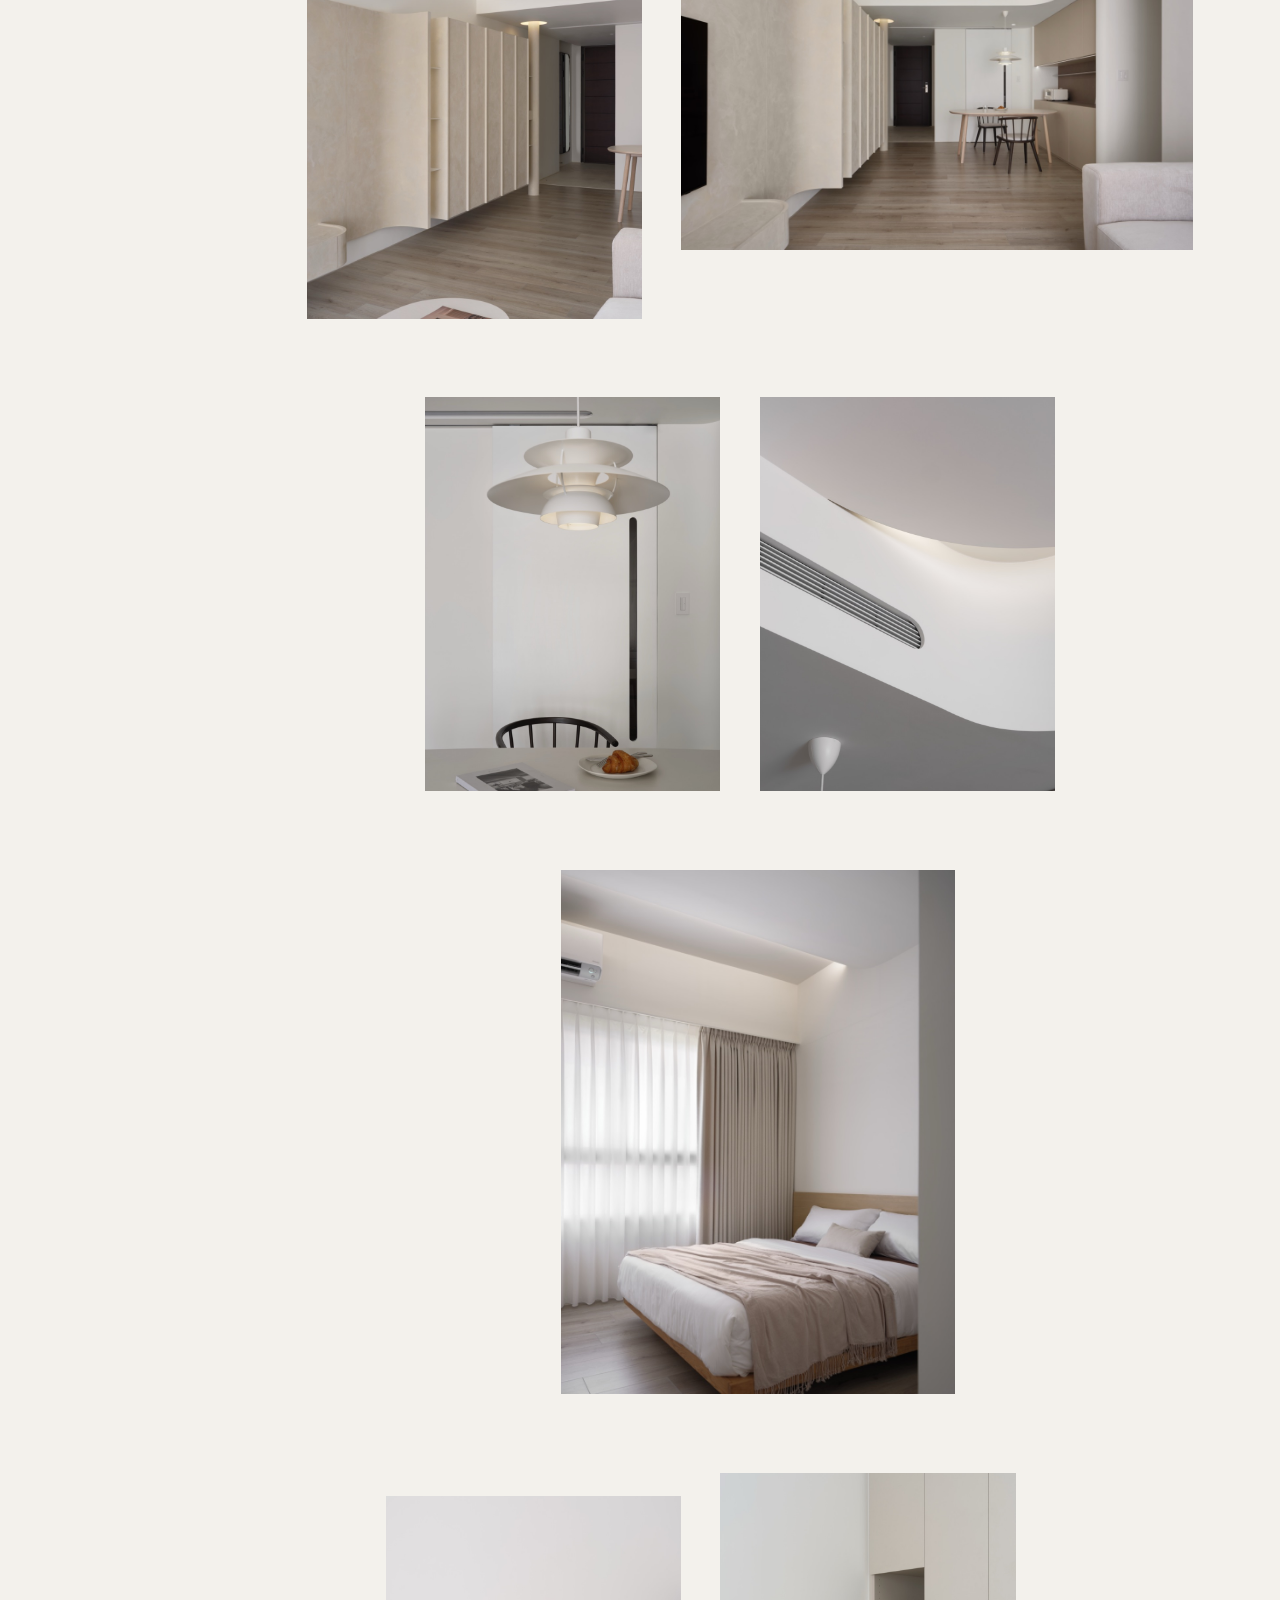
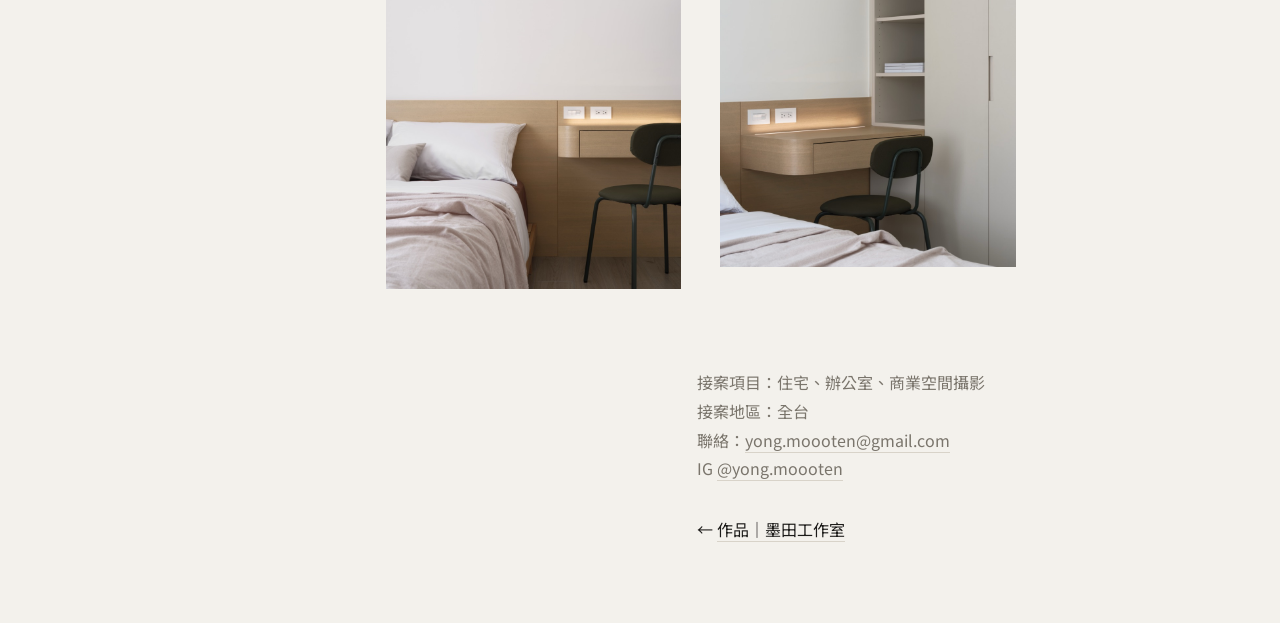
<file: cases/jaidian-yuanzhu.html>
<!doctype html>
<html lang="zh-Hant">
<head>
<meta charset="utf-8">
<meta name="viewport" content="width=device-width, initial-scale=1">
<title>圓柱｜宅點設計｜室內設計攝影｜墨田工作室</title>
<meta name="description" content="宅點設計設計的住宅「圓柱」，室內設計攝影：墨田工作室。">
<link rel="preconnect" href="https://fonts.googleapis.com">
<link rel="preconnect" href="https://fonts.gstatic.com" crossorigin>
<link href="https://fonts.googleapis.com/css2?family=Noto+Sans+TC:wght@400;500&amp;family=Noto+Serif+TC:wght@500&amp;display=swap" rel="stylesheet">
<link rel="stylesheet" href="../style.css">
<link rel="stylesheet" href="../case-side.css">
<link rel="canonical" href="https://yong-moooten.github.io/cases/jaidian-yuanzhu.html">
<meta property="og:type" content="article">
<meta property="og:site_name" content="墨田工作室">
<meta property="og:locale" content="zh_TW">
<meta property="og:title" content="圓柱｜宅點設計｜室內設計攝影｜墨田工作室">
<meta property="og:description" content="宅點設計設計的住宅「圓柱」，室內設計攝影：墨田工作室。">
<meta property="og:url" content="https://yong-moooten.github.io/cases/jaidian-yuanzhu.html">
<meta property="og:image" content="https://yong-moooten.github.io/images/jaidian-yuanzhu-1309-1200.jpg">
<meta property="og:image:width" content="900">
<meta property="og:image:height" content="1200">
<meta property="og:image:alt" content="從深色走道看進客廳：天花一個圓盤開口，一根米色圓柱從光裡垂下來落到地面，柱子右邊一排立板與層架上的蘑菇燈；盡頭整面薄紗簾，前面一張白色矮圓桌與一盞橘色蛋形落地燈。">
<meta name="twitter:card" content="summary_large_image">
<script type="application/ld+json">{"@context": "https://schema.org", "@graph": [{"@type": "CreativeWork", "name": "圓柱", "description": "宅點設計設計的住宅「圓柱」，室內設計攝影：墨田工作室。", "url": "https://yong-moooten.github.io/cases/jaidian-yuanzhu.html", "image": ["https://yong-moooten.github.io/images/jaidian-yuanzhu-1275.jpg", "https://yong-moooten.github.io/images/jaidian-yuanzhu-1309.jpg", "https://yong-moooten.github.io/images/jaidian-yuanzhu-1328.jpg", "https://yong-moooten.github.io/images/jaidian-yuanzhu-1295.jpg", "https://yong-moooten.github.io/images/jaidian-yuanzhu-1399.jpg", "https://yong-moooten.github.io/images/jaidian-yuanzhu-1452.jpg", "https://yong-moooten.github.io/images/jaidian-yuanzhu-1445.jpg", "https://yong-moooten.github.io/images/jaidian-yuanzhu-1415.jpg", "https://yong-moooten.github.io/images/jaidian-yuanzhu-1470.jpg", "https://yong-moooten.github.io/images/jaidian-yuanzhu-1489.jpg", "https://yong-moooten.github.io/images/jaidian-yuanzhu-1481.jpg", "https://yong-moooten.github.io/images/jaidian-yuanzhu-1502.jpg"], "creator": {"@type": "Person", "name": "盧鉅湧"}, "publisher": {"@type": "Organization", "name": "墨田工作室", "url": "https://yong-moooten.github.io/"}, "contributor": {"@type": "Organization", "name": "宅點設計"}, "genre": "室內設計攝影"}, {"@type": "BreadcrumbList", "itemListElement": [{"@type": "ListItem", "position": 1, "name": "室內設計攝影", "item": "https://yong-moooten.github.io/"}, {"@type": "ListItem", "position": 2, "name": "圓柱", "item": "https://yong-moooten.github.io/cases/jaidian-yuanzhu.html"}]}]}</script>
</head>
<body class="page-case" data-case="jaidian-yuanzhu">
<header class="top">
  <a class="name" href="../index.html"><img class="logo" src="../images/logo.png" width="16" height="16" alt="">墨田工作室</a>
  <nav><a href="../work.html" aria-current="page">作品</a><a href="../services.html">服務</a><a href="../contact.html">聯絡</a></nav>
</header>
<div class="case-shell">
<aside class="side-index">
  <ul class="index">
    <li><a href="zhixin-architecture-and-poetry.html">書牆</a></li>
    <li><a href="shixing-zhongli.html">木盒</a></li>
    <li><a href="disuo-zhudong.html">圓角</a></li>
    <li><a href="zhixu-new-tokyo.html">橫縫</a></li>
    <li><a href="shixing-vienna.html">白牆</a></li>
    <li><a href="jaidian-yuanzhu.html" aria-current="page">圓柱</a></li>
    <li><a href="paizhu-studio.html">長屋</a></li>
  </ul>
</aside>
<main class="case-main">

<!-- b1 -->
<div class="bleed"><img src="../images/jaidian-yuanzhu-1275.jpg" srcset="../images/jaidian-yuanzhu-1275-1200.jpg 1200w, ../images/jaidian-yuanzhu-1275.jpg 2400w" sizes="100vw" width="2400" height="1800" alt="客廳往窗邊看：右側前景一根米色圓柱，柱後一排由高到低的立板往深處排列，右邊嵌著幾層薄板層架與一盞蘑菇燈；中間整面薄紗簾前是米色沙發與白色矮圓桌，地板上一盞橘色蛋形落地燈；左前景一張圓木桌與黑色椅子。" decoding="async"></div>

<!-- title: left edge 45.6 (% of viewport, b1 is bleed) -->
<header class="row case-title">
  <div class="cell band-line" style="--l:45.6;--w:34">
    <h1>圓柱</h1>
    <ul class="meta">
      <li>設計｜宅點設計</li>
      <li>攝影｜墨田工作室　盧鉅湧</li>
      <li>類型｜住宅</li>
    </ul>
  </div>
</header>

<!-- b2 -->
<section class="row">
  <div class="cell offset" style="--l:8;--w:34;--t:1.4"><img src="../images/jaidian-yuanzhu-1309.jpg" srcset="../images/jaidian-yuanzhu-1309-1200.jpg 900w, ../images/jaidian-yuanzhu-1309.jpg 1800w" sizes="(max-width: 899px) calc(100vw - 32px), min(34vw, 544px)" width="1800" height="2400" alt="從深色走道看進客廳：天花一個圓盤開口，一根米色圓柱從光裡垂下來落到地面，柱子右邊一排立板與層架上的蘑菇燈；盡頭整面薄紗簾，前面一張白色矮圓桌與一盞橘色蛋形落地燈。" loading="lazy" decoding="async"></div>
  <div class="cell" style="--l:46;--w:34"><img src="../images/jaidian-yuanzhu-1328.jpg" srcset="../images/jaidian-yuanzhu-1328-1200.jpg 900w, ../images/jaidian-yuanzhu-1328.jpg 1800w" sizes="(max-width: 899px) calc(100vw - 32px), min(34vw, 544px)" width="1800" height="2400" alt="近看圓柱頂端：天花圓盤開口裡透出暖光，柱子立在淺灰牆前；左邊三片米色立板之間各夾一條細縫，立板與柱子之間是幾層金屬薄層板，右下角露出圓桌邊與黑色椅背。" loading="lazy" decoding="async"></div>
</section>

<!-- b3 -->
<section class="row">
  <div class="cell" style="--l:18;--w:40"><img src="../images/jaidian-yuanzhu-1295.jpg" srcset="../images/jaidian-yuanzhu-1295-1200.jpg 900w, ../images/jaidian-yuanzhu-1295.jpg 1800w" sizes="(max-width: 899px) calc(100vw - 32px), min(40vw, 640px)" width="1800" height="2400" alt="米色沙發靠白牆，沙發上疊著灰色與條紋抱枕、一條淺色毯子，沙發旁金屬線條小几上一盞橘色甜甜圈燈；前方白色矮圓桌上一本書與一個杯子，後面整面薄紗簾；右側三分之一被一根深色圓柱遮住，柱後露出蘑菇燈。" loading="lazy" decoding="async"></div>
</section>

<!-- b4 -->
<div class="bleed gap-top"><img src="../images/jaidian-yuanzhu-1399.jpg" srcset="../images/jaidian-yuanzhu-1399-1200.jpg 1200w, ../images/jaidian-yuanzhu-1399.jpg 2400w" sizes="100vw" width="2400" height="1800" alt="正面的長牆：左邊米色電視牆掛著黑色電視，下方懸空矮櫃右端收成弧形；中間一扇立板櫃門向外轉開，裡面是亮著燈帶的層架；右邊五片直立長板的櫃牆，最右端一根圓柱頂著圓盤燈；前景左下是沙發一角，右下是黑色圓背椅與圓木桌。" loading="lazy" decoding="async"></div>

<!-- b5 -->
<section class="row">
  <div class="cell offset" style="--l:6;--w:34;--t:0.6"><img src="../images/jaidian-yuanzhu-1452.jpg" srcset="../images/jaidian-yuanzhu-1452-1200.jpg 900w, ../images/jaidian-yuanzhu-1452.jpg 1800w" sizes="(max-width: 899px) calc(100vw - 32px), min(34vw, 544px)" width="1800" height="2400" alt="斜看立板牆：左邊米色弧面牆板，右邊五片立板的櫃牆，圓柱頂著圓盤光；天花有一圈燈帶與一條長形出風口，盡頭一扇深色大門，右下角是木桌腳與沙發一角。" loading="lazy" decoding="async"></div>
  <div class="cell" style="--l:44;--w:52"><img src="../images/jaidian-yuanzhu-1445.jpg" srcset="../images/jaidian-yuanzhu-1445-1200.jpg 1200w, ../images/jaidian-yuanzhu-1445.jpg 2400w" sizes="(max-width: 899px) calc(100vw - 32px), min(52vw, 832px)" width="2400" height="1800" alt="從沙發旁往餐廳看：左邊弧面牆板與立板，圓柱立在牆尾，後面是深色大門；天花一道弧形曲線把燈帶包出去，中間一條長形出風口；餐桌與兩張黑色椅子旁是米色櫃牆與一盞白色層疊吊燈，右前景是沙發一角。" loading="lazy" decoding="async"></div>
</section>

<!-- b6 -->
<section class="row">
  <div class="cell" style="--l:18;--w:30"><img src="../images/jaidian-yuanzhu-1415.jpg" srcset="../images/jaidian-yuanzhu-1415-1200.jpg 900w, ../images/jaidian-yuanzhu-1415.jpg 1800w" sizes="(max-width: 899px) calc(100vw - 32px), min(30vw, 480px)" width="1800" height="2400" alt="白色餐廳一角：一扇白色滑門上有一道直立長形的深色開縫，門前垂下一盞白色層疊吊燈；下方圓木桌上一本書與一盤可頌，桌後一張黑色圓背椅；天花一條細長出風口，右側牆上一組開關。" loading="lazy" decoding="async"></div>
  <div class="cell" style="--l:52;--w:30"><img src="../images/jaidian-yuanzhu-1470.jpg" srcset="../images/jaidian-yuanzhu-1470-1200.jpg 900w, ../images/jaidian-yuanzhu-1470.jpg 1800w" sizes="(max-width: 899px) calc(100vw - 32px), min(30vw, 480px)" width="1800" height="2400" alt="天花曲線的特寫：白色弧形天花板下壓著一個長形圓頭出風口，上方弧邊後透出一道暖光，下方灰色牆面垂下一盞白色吊燈的燈座與細線。" loading="lazy" decoding="async"></div>
</section>

<!-- b7 -->
<section class="row">
  <div class="cell" style="--l:31.8;--w:40"><img src="../images/jaidian-yuanzhu-1489.jpg" srcset="../images/jaidian-yuanzhu-1489-1200.jpg 900w, ../images/jaidian-yuanzhu-1489.jpg 1800w" sizes="(max-width: 899px) calc(100vw - 32px), min(40vw, 640px)" width="1800" height="2400" alt="臥室：左邊整面薄紗窗簾，右邊一片米色厚窗簾垂到地；床上白色寢具，床尾搭著一條帶流蘇的淺粉米色毯子；天花有弧形收邊與燈帶，左上角露出一台壁掛冷氣；床頭後面一條木色背板。" loading="lazy" decoding="async"></div>
</section>

<!-- b8 -->
<section class="row">
  <div class="cell offset" style="--l:14;--w:30;--t:2.3"><img src="../images/jaidian-yuanzhu-1481.jpg" srcset="../images/jaidian-yuanzhu-1481-1200.jpg 900w, ../images/jaidian-yuanzhu-1481.jpg 1800w" sizes="(max-width: 899px) calc(100vw - 32px), min(30vw, 480px)" width="1800" height="2400" alt="床頭正面：上半張是整面白牆，下半一條木色背板從床頭延伸出去，右邊接一張懸空的圓角木桌與抽屜，桌面上方暖色燈帶照著開關與插座，一張深綠色圓背椅；左邊是白色枕頭與粉米色棉被。" loading="lazy" decoding="async"></div>
  <div class="cell" style="--l:48;--w:30"><img src="../images/jaidian-yuanzhu-1502.jpg" srcset="../images/jaidian-yuanzhu-1502-1200.jpg 900w, ../images/jaidian-yuanzhu-1502.jpg 1800w" sizes="(max-width: 899px) calc(100vw - 32px), min(30vw, 480px)" width="1800" height="2400" alt="斜看床邊的木桌：圓角木桌面下一個抽屜，桌面上方一條燈帶照亮木背板上的開關與插座，旁邊一張深綠色圓背椅；右邊是米色衣櫃，上方開口層架放著一疊書；左下角是白色枕頭與棉被。" loading="lazy" decoding="async"></div>
</section>

<aside class="row case-closing">
  <ul class="cell band-line" style="--l:45.6;--w:34">
    <li>接案項目：住宅、辦公室、商業空間攝影</li>
    <li>接案地區：全台</li>
    <li>聯絡：<a href="mailto:yong.moooten@gmail.com">yong.moooten@gmail.com</a>　<span class="nowrap">IG <a href="https://www.instagram.com/yong.moooten/">@yong.moooten</a></span></li>
  </ul>
</aside>

<nav class="row case-end">
  <p class="cell band-line" style="--l:45.6;--w:34">← <a href="../work.html">作品｜墨田工作室</a></p>
</nav>

</main>
</div>
</body>
</html>
</file>
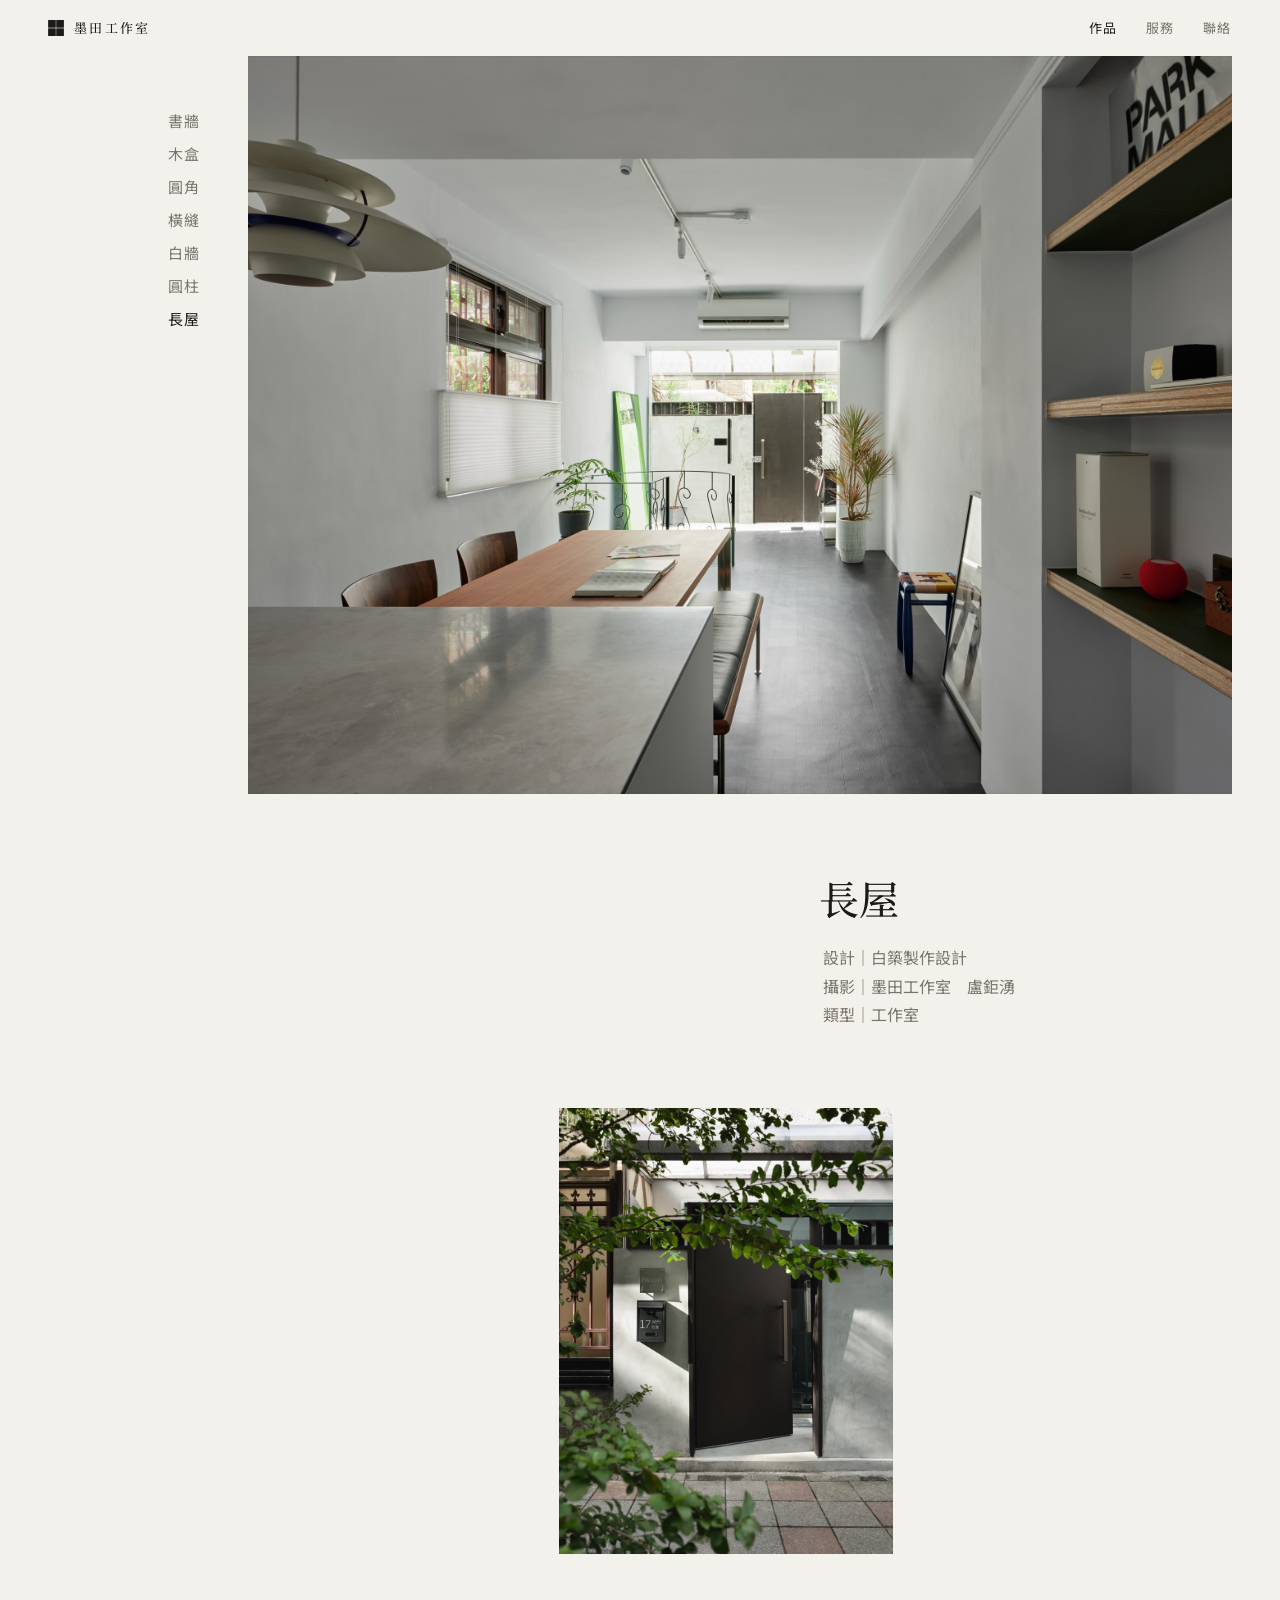
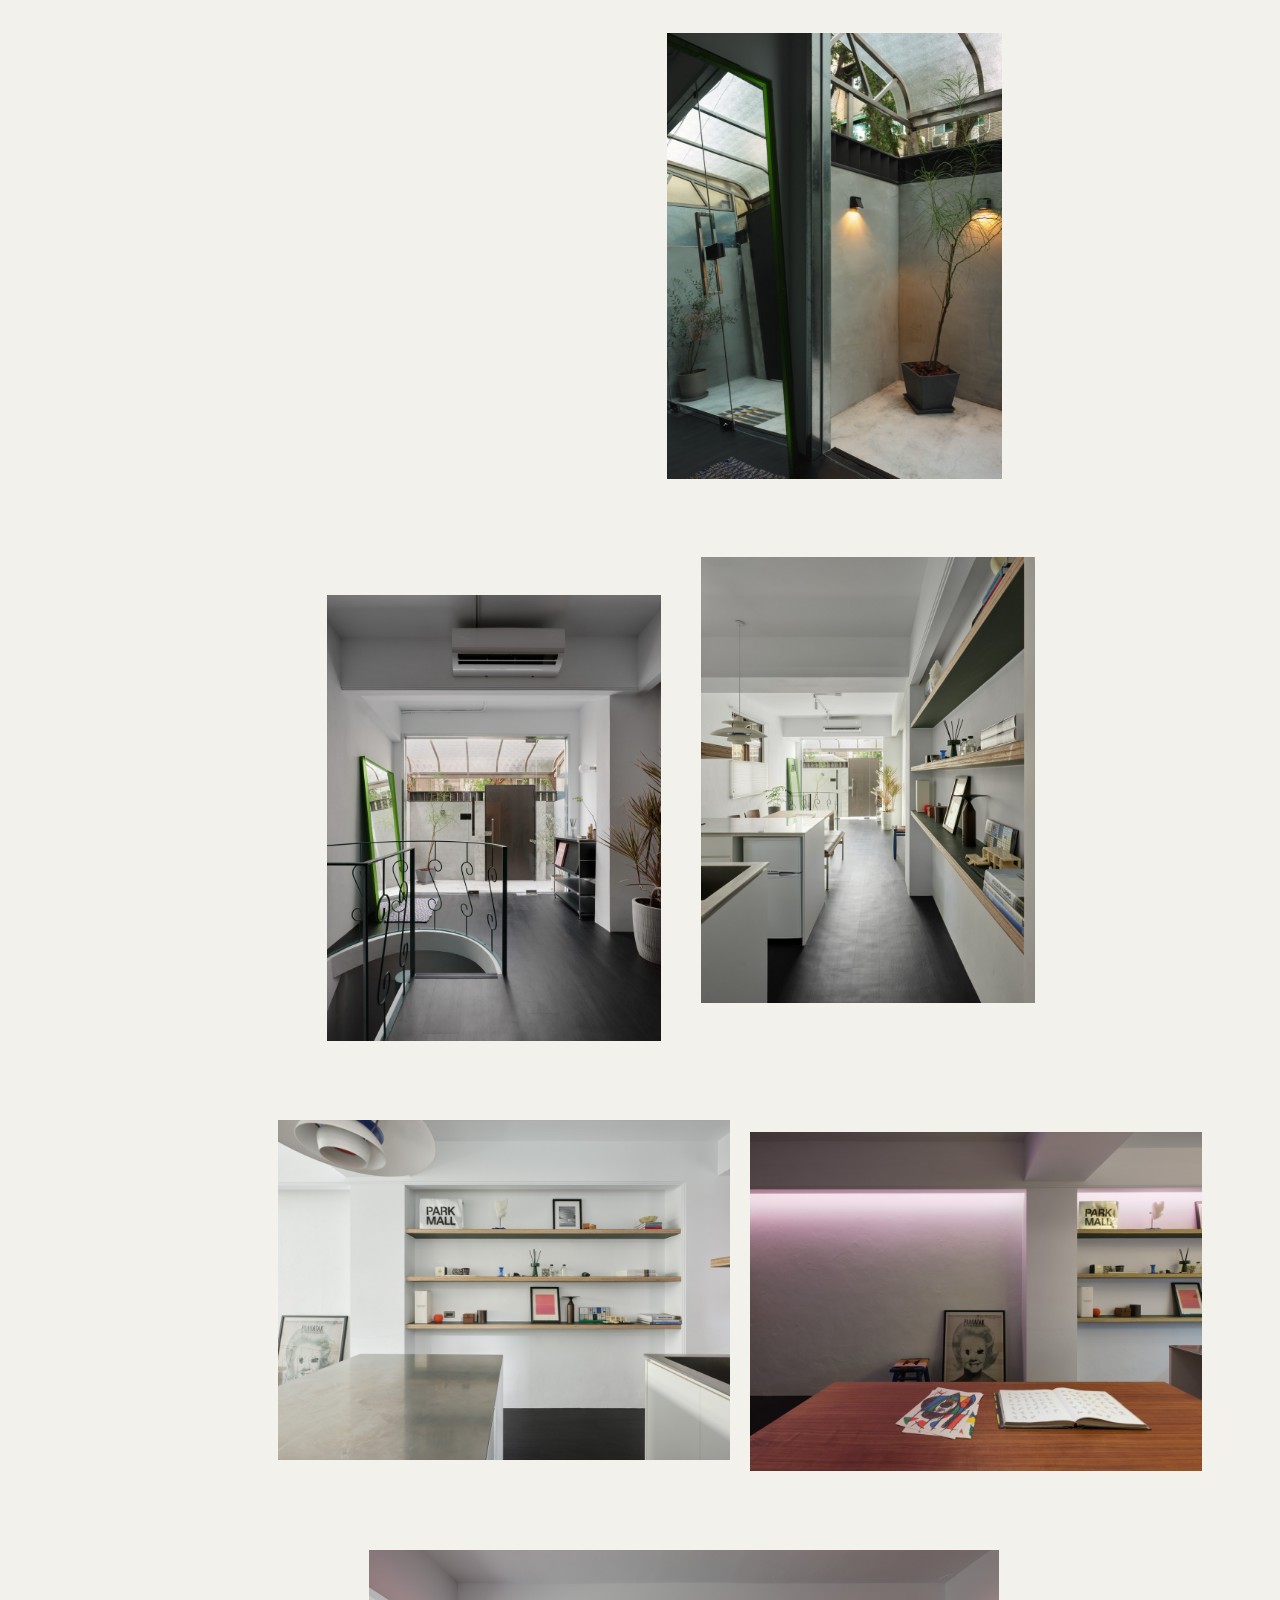
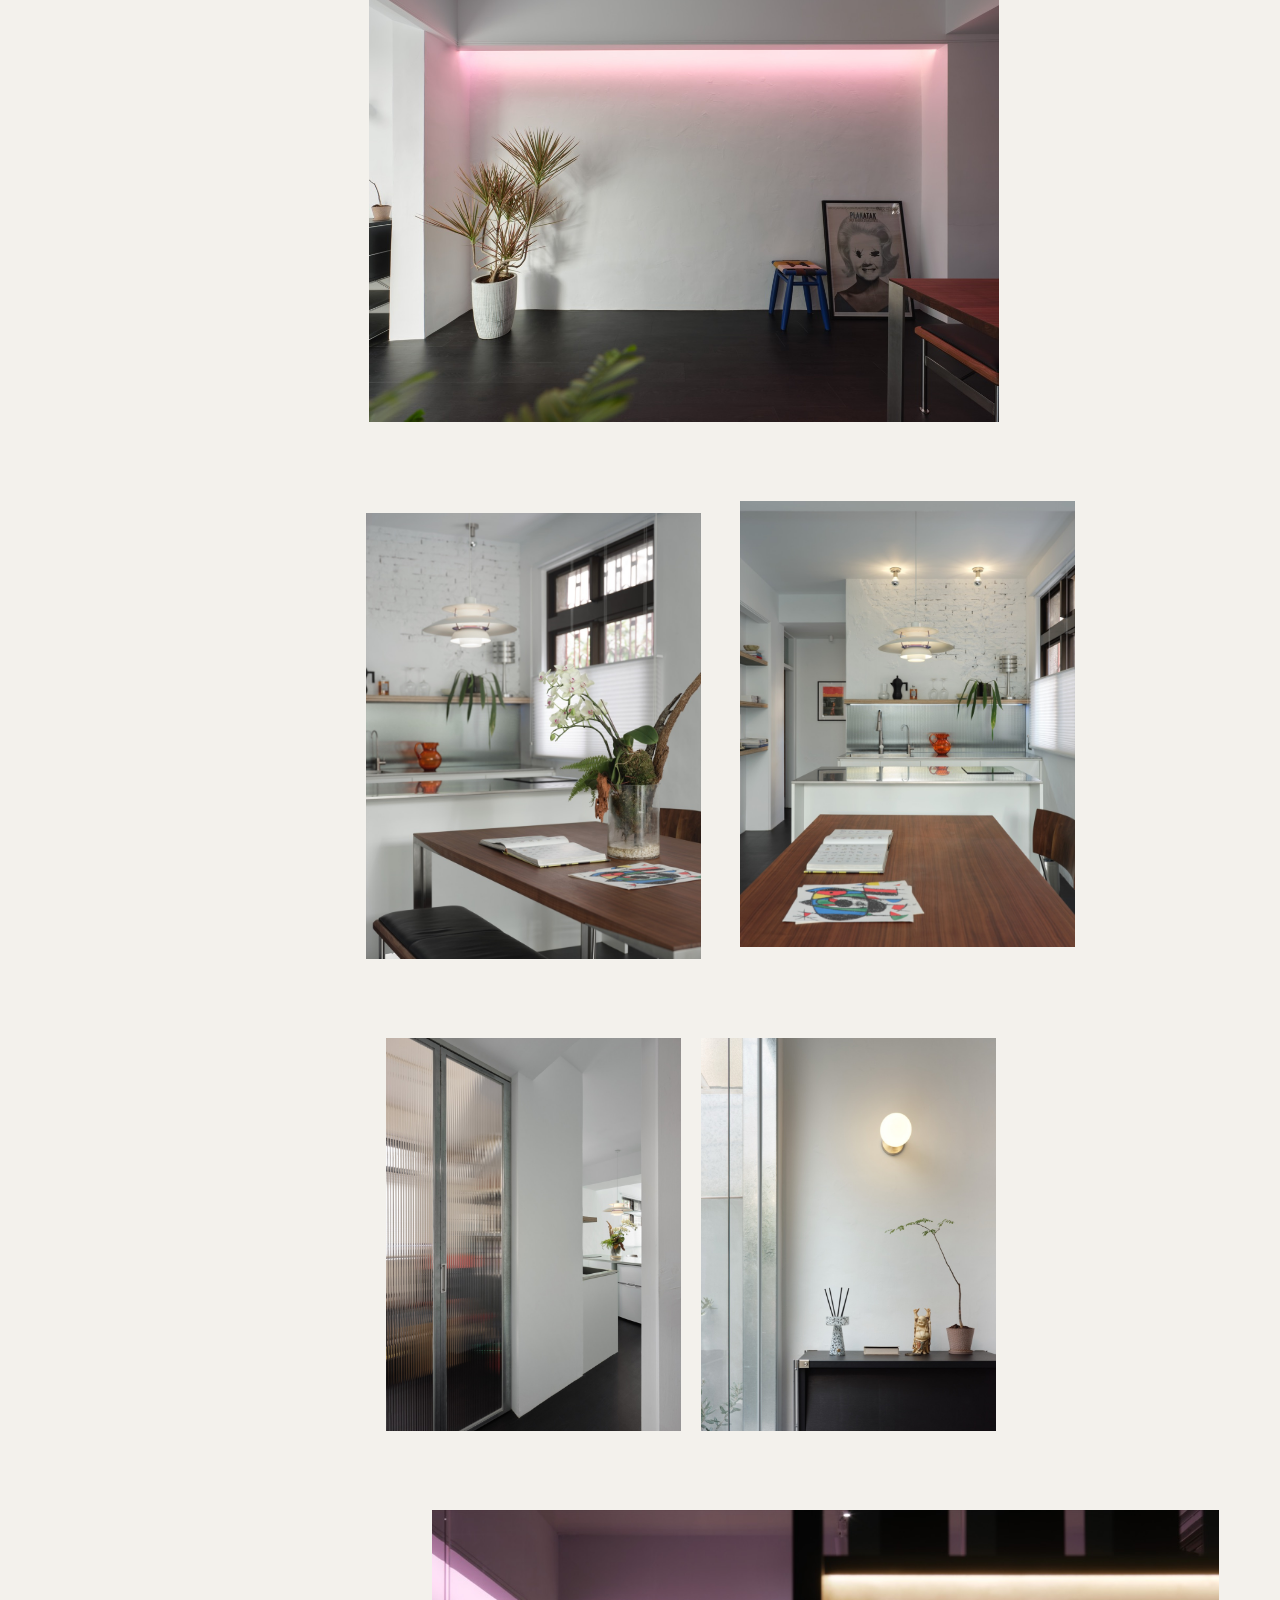
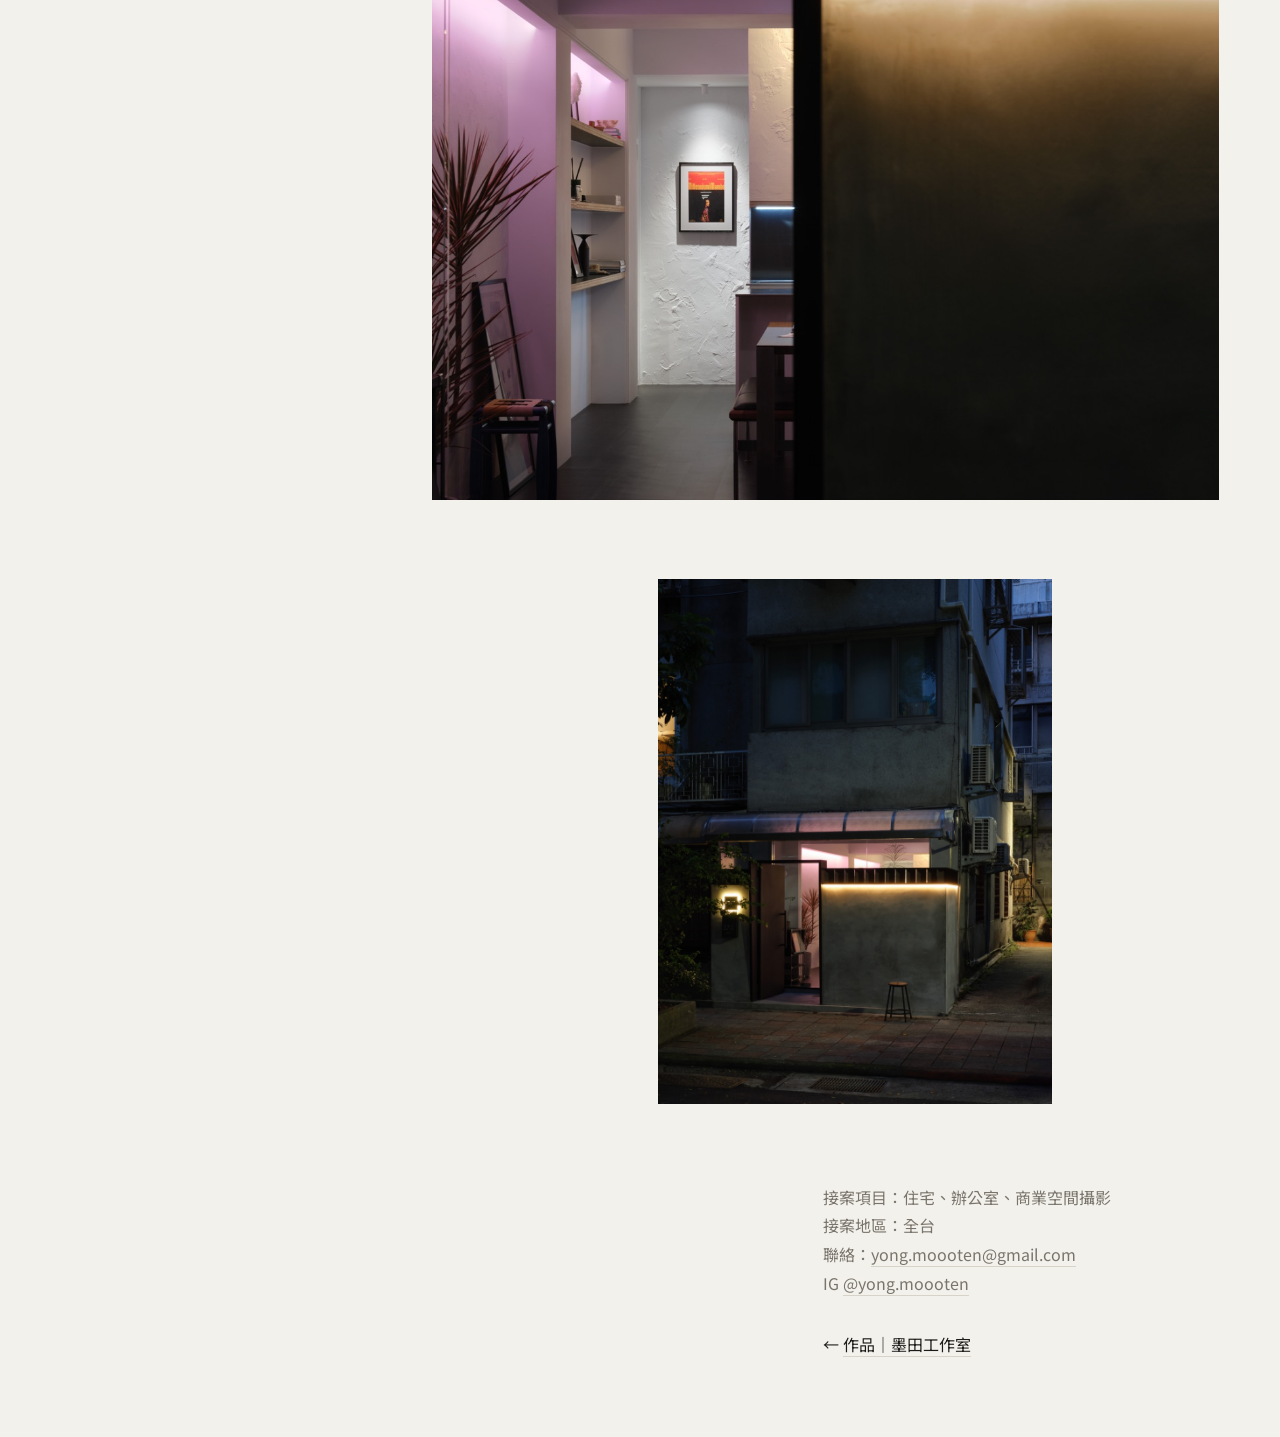
<file: cases/paizhu-studio.html>
<!doctype html>
<html lang="zh-Hant">
<head>
<meta charset="utf-8">
<meta name="viewport" content="width=device-width, initial-scale=1">
<title>長屋｜白築製作設計｜室內設計攝影｜墨田工作室</title>
<meta name="description" content="白築製作設計的自家工作室，室內設計攝影：墨田工作室。">
<link rel="preconnect" href="https://fonts.googleapis.com">
<link rel="preconnect" href="https://fonts.gstatic.com" crossorigin>
<link href="https://fonts.googleapis.com/css2?family=Noto+Sans+TC:wght@400;500&amp;family=Noto+Serif+TC:wght@500&amp;display=swap" rel="stylesheet">
<link rel="stylesheet" href="../style.css">
<link rel="stylesheet" href="../case-side.css">
<link rel="canonical" href="https://yong-moooten.github.io/cases/paizhu-studio.html">
<meta property="og:type" content="article">
<meta property="og:site_name" content="墨田工作室">
<meta property="og:locale" content="zh_TW">
<meta property="og:title" content="長屋｜白築製作設計｜室內設計攝影｜墨田工作室">
<meta property="og:description" content="白築製作設計的自家工作室，室內設計攝影：墨田工作室。">
<meta property="og:url" content="https://yong-moooten.github.io/cases/paizhu-studio.html">
<meta property="og:image" content="https://yong-moooten.github.io/images/paizhu-studio-6428-1200.jpg">
<meta property="og:image:width" content="1200">
<meta property="og:image:height" content="900">
<meta property="og:image:alt" content="一條窄長的工作空間：左邊一盞白色吊燈的下緣、窗與長桌、深色皮長凳，右邊牆上嵌進膠合板層板，擺著紙袋、相框與書；黑色木紋地板一路通到玻璃門，門外是一扇深色大門與一株植物，天花一條軌道燈。">
<meta name="twitter:card" content="summary_large_image">
<script type="application/ld+json">{"@context": "https://schema.org", "@graph": [{"@type": "CreativeWork", "name": "長屋", "description": "白築製作設計的自家工作室，室內設計攝影：墨田工作室。", "url": "https://yong-moooten.github.io/cases/paizhu-studio.html", "image": ["https://yong-moooten.github.io/images/paizhu-studio-6428.jpg", "https://yong-moooten.github.io/images/paizhu-studio-6387.jpg", "https://yong-moooten.github.io/images/paizhu-studio-6541.jpg", "https://yong-moooten.github.io/images/paizhu-studio-6548.jpg", "https://yong-moooten.github.io/images/paizhu-studio-6423.jpg", "https://yong-moooten.github.io/images/paizhu-studio-6439.jpg", "https://yong-moooten.github.io/images/paizhu-studio-6573.jpg", "https://yong-moooten.github.io/images/paizhu-studio-6448.jpg", "https://yong-moooten.github.io/images/paizhu-studio-6365.jpg", "https://yong-moooten.github.io/images/paizhu-studio-6481.jpg", "https://yong-moooten.github.io/images/paizhu-studio-6484.jpg", "https://yong-moooten.github.io/images/paizhu-studio-6529.jpg", "https://yong-moooten.github.io/images/paizhu-studio-6603.jpg", "https://yong-moooten.github.io/images/paizhu-studio-6585.jpg"], "creator": {"@type": "Person", "name": "盧鉅湧"}, "publisher": {"@type": "Organization", "name": "墨田工作室", "url": "https://yong-moooten.github.io/"}, "contributor": {"@type": "Organization", "name": "白築製作設計"}, "genre": "室內設計攝影"}, {"@type": "BreadcrumbList", "itemListElement": [{"@type": "ListItem", "position": 1, "name": "室內設計攝影", "item": "https://yong-moooten.github.io/"}, {"@type": "ListItem", "position": 2, "name": "長屋", "item": "https://yong-moooten.github.io/cases/paizhu-studio.html"}]}]}</script>
</head>
<body class="page-case" data-case="paizhu-studio">
<header class="top">
  <a class="name" href="../index.html"><img class="logo" src="../images/logo.png" width="16" height="16" alt="">墨田工作室</a>
  <nav><a href="../work.html" aria-current="page">作品</a><a href="../services.html">服務</a><a href="../contact.html">聯絡</a></nav>
</header>
<div class="case-shell">
<aside class="side-index">
  <ul class="index">
    <li><a href="zhixin-architecture-and-poetry.html">書牆</a></li>
    <li><a href="shixing-zhongli.html">木盒</a></li>
    <li><a href="disuo-zhudong.html">圓角</a></li>
    <li><a href="zhixu-new-tokyo.html">橫縫</a></li>
    <li><a href="shixing-vienna.html">白牆</a></li>
    <li><a href="jaidian-yuanzhu.html">圓柱</a></li>
    <li><a href="paizhu-studio.html" aria-current="page">長屋</a></li>
  </ul>
</aside>
<main class="case-main">

<!-- b1 -->
<div class="bleed"><img src="../images/paizhu-studio-6428.jpg" srcset="../images/paizhu-studio-6428-1200.jpg 1200w, ../images/paizhu-studio-6428.jpg 2400w" sizes="100vw" width="2400" height="1800" alt="一條窄長的工作空間：左邊一盞白色吊燈的下緣、窗與長桌、深色皮長凳，右邊牆上嵌進膠合板層板，擺著紙袋、相框與書；黑色木紋地板一路通到玻璃門，門外是一扇深色大門與一株植物，天花一條軌道燈。" decoding="async"></div>

<!-- title: left edge 58.4 (% of viewport, b1 is bleed) -->
<header class="row case-title">
  <div class="cell band-line" style="--l:58.4;--w:34">
    <h1>長屋</h1>
    <ul class="meta">
      <li>設計｜白築製作設計</li>
      <li>攝影｜墨田工作室　盧鉅湧</li>
      <li>類型｜工作室</li>
    </ul>
  </div>
</header>

<!-- b2 -->
<section class="row">
  <div class="cell" style="--l:31.6;--w:34"><img src="../images/paizhu-studio-6387.jpg" srcset="../images/paizhu-studio-6387-1200.jpg 900w, ../images/paizhu-studio-6387.jpg 1800w" sizes="(max-width: 899px) calc(100vw - 32px), min(34vw, 544px)" width="1800" height="2400" alt="深色大門推開一半，門後是玻璃門與室內的淺色地面；左邊灰色水泥牆上掛著金屬銘牌與一只黑色信箱，牆面被斜長的陰影切開；前景是一叢樹枝與紅灰地磚。" loading="lazy" decoding="async"></div>
</section>

<!-- b3 -->
<section class="row">
  <div class="cell" style="--l:42.6;--w:34"><img src="../images/paizhu-studio-6541.jpg" srcset="../images/paizhu-studio-6541-1200.jpg 900w, ../images/paizhu-studio-6541.jpg 1800w" sizes="(max-width: 899px) calc(100vw - 32px), min(34vw, 544px)" width="1800" height="2400" alt="隔著玻璃門與綠色鏡框看進天井：弧形半透明雨遮的鋼架下，灰色水泥牆圍出一個角落，立著一株細枝的樹，兩盞黑色壁燈向下打出暖黃的光，地面是淺灰水泥。" loading="lazy" decoding="async"></div>
</section>

<!-- b4 -->
<section class="row">
  <div class="cell offset" style="--l:8;--w:34;--t:3.87"><img src="../images/paizhu-studio-6548.jpg" srcset="../images/paizhu-studio-6548-1200.jpg 900w, ../images/paizhu-studio-6548.jpg 1800w" sizes="(max-width: 899px) calc(100vw - 32px), min(34vw, 544px)" width="1800" height="2400" alt="從室內看向大門：弧形鐵件欄杆圍著一個圓形開口，後面是鍍鋅鋼框的玻璃門、天井裡的深色大門與一株樹；左邊斜靠一面綠框鏡子，右邊是黑色金屬層架與一盆紅綠葉植物，地板是黑色木紋。" loading="lazy" decoding="async"></div>
  <div class="cell" style="--l:46;--w:34"><img src="../images/paizhu-studio-6423.jpg" srcset="../images/paizhu-studio-6423-1200.jpg 900w, ../images/paizhu-studio-6423.jpg 1800w" sizes="(max-width: 899px) calc(100vw - 32px), min(34vw, 544px)" width="1800" height="2400" alt="一條窄長的空間：右邊牆上嵌進三層膠合板層板，擺著書、相框與小物；左邊是白色中島、小冰箱與餐桌，盡頭是玻璃門與門外的深色大門；地板是黑色木紋。" loading="lazy" decoding="async"></div>
</section>

<!-- b5 -->
<section class="row">
  <div class="cell" style="--l:3;--w:46"><img src="../images/paizhu-studio-6439.jpg" srcset="../images/paizhu-studio-6439-1200.jpg 1200w, ../images/paizhu-studio-6439.jpg 2400w" sizes="(max-width: 899px) calc(100vw - 32px), min(46vw, 736px)" width="2400" height="1800" alt="正面的牆嵌進一組三層膠合板層板，板邊露出木紋，層板上擺著紙袋、相框、書與小物件；前景是石面檯面，左上是白色吊燈的下緣，左下斜靠著一張海報。" loading="lazy" decoding="async"></div>
  <div class="cell offset" style="--l:51;--w:46;--t:1.17"><img src="../images/paizhu-studio-6573.jpg" srcset="../images/paizhu-studio-6573-1200.jpg 1200w, ../images/paizhu-studio-6573.jpg 2400w" sizes="(max-width: 899px) calc(100vw - 32px), min(46vw, 736px)" width="2400" height="1800" alt="夜裡偏粉紫的燈：左邊白牆被天花下緣的粉紅燈帶染色，牆前斜靠一張海報與一張藍色小凳；前景是胡桃木桌面，擺著一疊彩色版畫與一本攤開的書；右邊是嵌牆的三層膠合板層板。" loading="lazy" decoding="async"></div>
</section>

<!-- b6 -->
<section class="row">
  <div class="cell" style="--l:12.3;--w:64"><img src="../images/paizhu-studio-6448.jpg" srcset="../images/paizhu-studio-6448-1200.jpg 1200w, ../images/paizhu-studio-6448.jpg 2400w" sizes="(max-width: 899px) calc(100vw - 32px), min(64vw, 1024px)" width="2400" height="1800" alt="一整面白色粉刷牆，天花下緣一條粉紅色燈帶把牆面染成粉色漸層；左邊一盆枝葉細長的植物，右邊一張藍色小凳與斜靠牆的海報，右下角露出木桌一角，地板是黑色木紋。" loading="lazy" decoding="async"></div>
</section>

<!-- b7 -->
<section class="row">
  <div class="cell offset" style="--l:12;--w:34;--t:1.23"><img src="../images/paizhu-studio-6365.jpg" srcset="../images/paizhu-studio-6365-1200.jpg 900w, ../images/paizhu-studio-6365.jpg 1800w" sizes="(max-width: 899px) calc(100vw - 32px), min(34vw, 544px)" width="1800" height="2400" alt="窗邊看過去的餐桌：前景胡桃木桌上一個玻璃花器插著蘭花、蕨類與枯木，旁邊攤開一本書與一張彩色版畫；後面是白色吊燈、白磚牆、一盞鋁製圓筒檯燈，與不鏽鋼檯面上的橘色玻璃水壺；右邊是木框窗與百葉簾。" loading="lazy" decoding="async"></div>
  <div class="cell" style="--l:50;--w:34"><img src="../images/paizhu-studio-6481.jpg" srcset="../images/paizhu-studio-6481-1200.jpg 900w, ../images/paizhu-studio-6481.jpg 1800w" sizes="(max-width: 899px) calc(100vw - 32px), min(34vw, 544px)" width="1800" height="2400" alt="白色磚牆前一盞白色吊燈，兩側天花各一盞頂端鍍鏡的燈泡；磚牆下是不鏽鋼檯面、兩支水龍頭與一只橘色玻璃水壺；前景是胡桃木長桌，桌上攤開一本書與一疊彩色版畫，左邊牆上嵌著層板。" loading="lazy" decoding="async"></div>
</section>

<!-- b8 -->
<section class="row">
  <div class="cell" style="--l:14;--w:30"><img src="../images/paizhu-studio-6484.jpg" srcset="../images/paizhu-studio-6484-1200.jpg 900w, ../images/paizhu-studio-6484.jpg 1800w" sizes="(max-width: 899px) calc(100vw - 32px), min(30vw, 480px)" width="1800" height="2400" alt="左邊是鍍鋅鋼框的波紋玻璃拉門，門把是一道嵌入的凹槽；中間一面白色牆，右邊的缺口看出去是廚房：一盞白色吊燈、一盆蘭花、白色櫃體與黑色木紋地板。" loading="lazy" decoding="async"></div>
  <div class="cell" style="--l:46;--w:30"><img src="../images/paizhu-studio-6529.jpg" srcset="../images/paizhu-studio-6529-1200.jpg 900w, ../images/paizhu-studio-6529.jpg 1800w" sizes="(max-width: 899px) calc(100vw - 32px), min(30vw, 480px)" width="1800" height="2400" alt="白牆上一盞圓球壁燈；牆角一個黑色金屬櫃，櫃上擺著黑白斑點的香氛瓶、一本書、一尊笑佛雕像與一盆細枝小樹；左邊是鍍鋅鋼框的玻璃，外面是樹葉。" loading="lazy" decoding="async"></div>
</section>

<!-- b9 -->
<section class="row">
  <div class="cell" style="--l:18.7;--w:80"><img src="../images/paizhu-studio-6603.jpg" srcset="../images/paizhu-studio-6603-1200.jpg 1200w, ../images/paizhu-studio-6603.jpg 2400w" sizes="(max-width: 899px) calc(100vw - 32px), min(80vw, 1280px)" width="2400" height="1799" alt="夜裡從玻璃門邊斜看進室內：左邊粉紫色燈帶下的層板與一盆細葉植物，走道盡頭一面粗糙的白牆上掛著一張紅色海報；右半是門外水泥牆的暗面，牆頂一條暖黃色的燈帶。" loading="lazy" decoding="async"></div>
</section>

<!-- b10 -->
<section class="row">
  <div class="cell" style="--l:41.7;--w:40"><img src="../images/paizhu-studio-6585.jpg" srcset="../images/paizhu-studio-6585-1200.jpg 900w, ../images/paizhu-studio-6585.jpg 1800w" sizes="(max-width: 899px) calc(100vw - 32px), min(40vw, 640px)" width="1800" height="2400" alt="夜裡的入口立面：水泥牆圍出的入口，門開著，室內透出粉紅與白色的光，牆頂一條暖黃的燈帶，牆前一張圓凳；背後是老公寓。" loading="lazy" decoding="async"></div>
</section>

<aside class="row case-closing">
  <ul class="cell band-line" style="--l:58.4;--w:34">
    <li>接案項目：住宅、辦公室、商業空間攝影</li>
    <li>接案地區：全台</li>
    <li>聯絡：<a href="mailto:yong.moooten@gmail.com">yong.moooten@gmail.com</a>　<span class="nowrap">IG <a href="https://www.instagram.com/yong.moooten/">@yong.moooten</a></span></li>
  </ul>
</aside>

<nav class="row case-end">
  <p class="cell band-line" style="--l:58.4;--w:34">← <a href="../work.html">作品｜墨田工作室</a></p>
</nav>

</main>
</div>
</body>
</html>
</file>
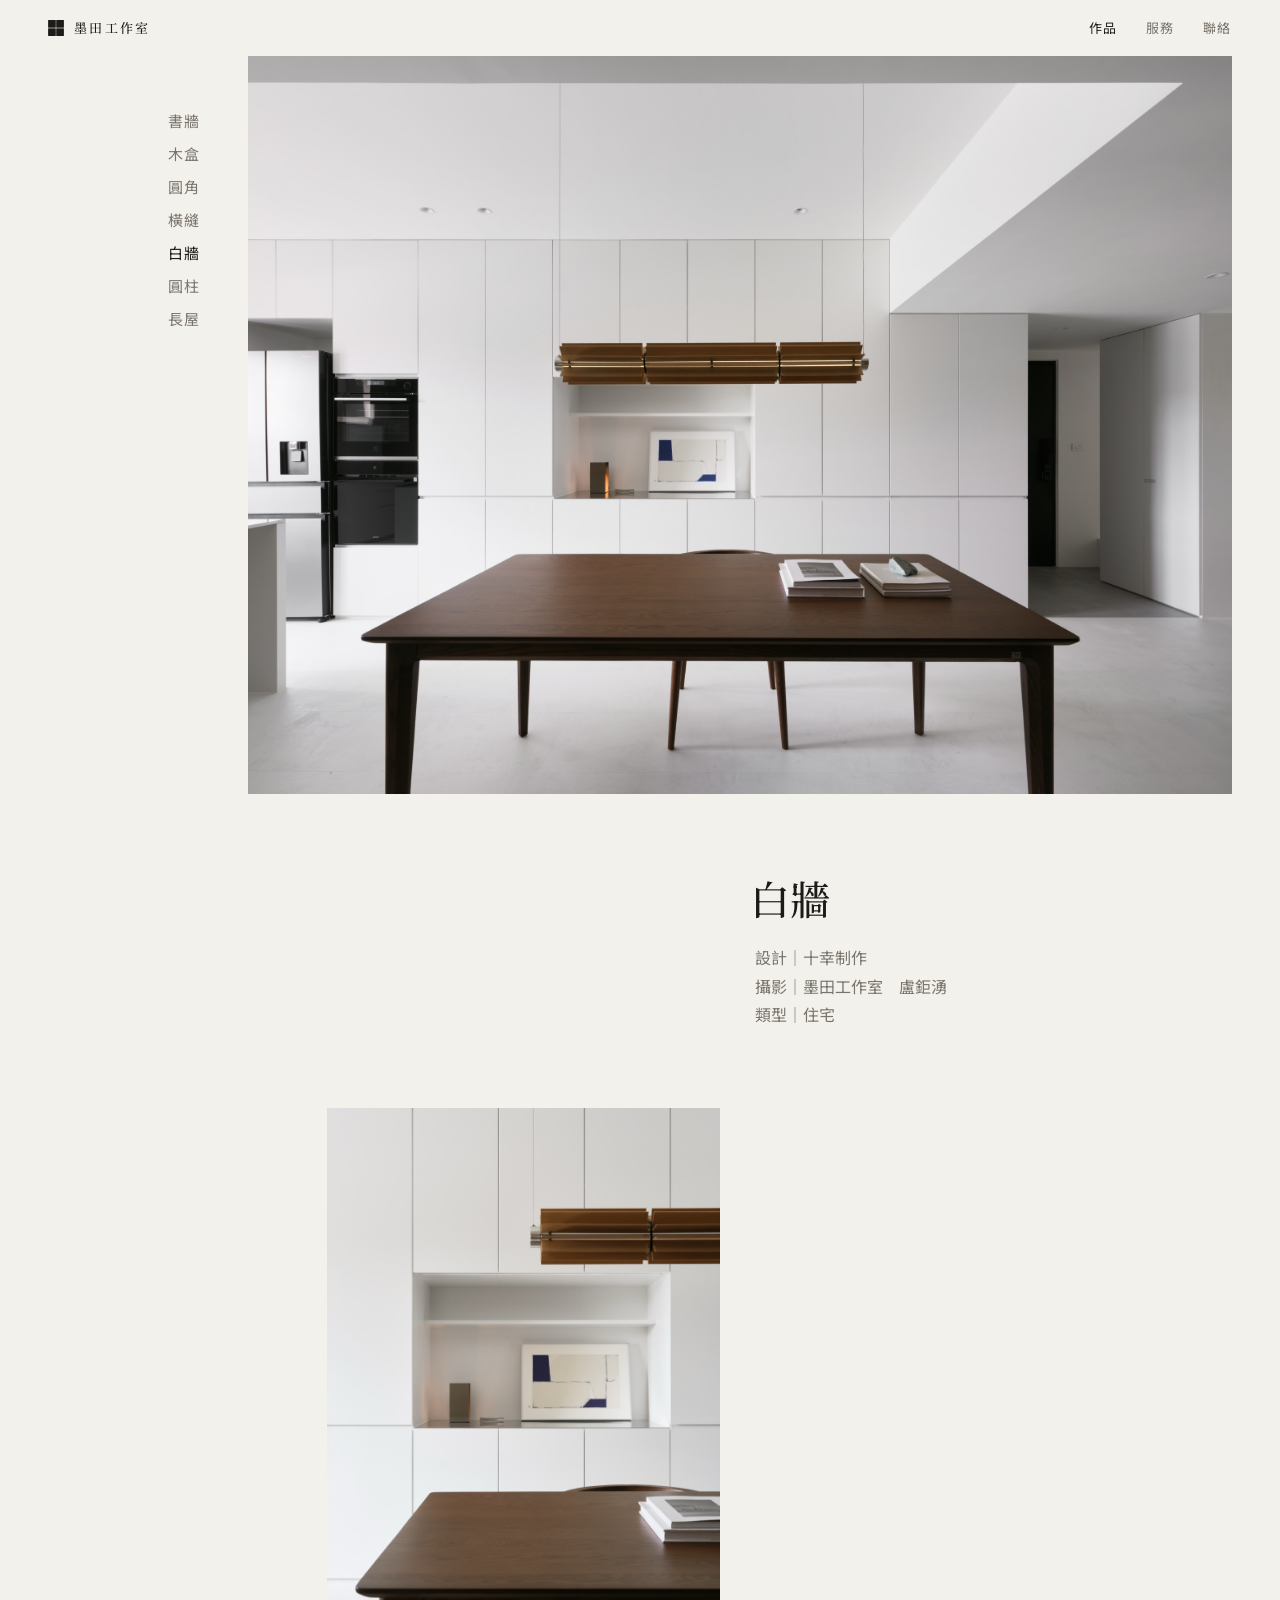
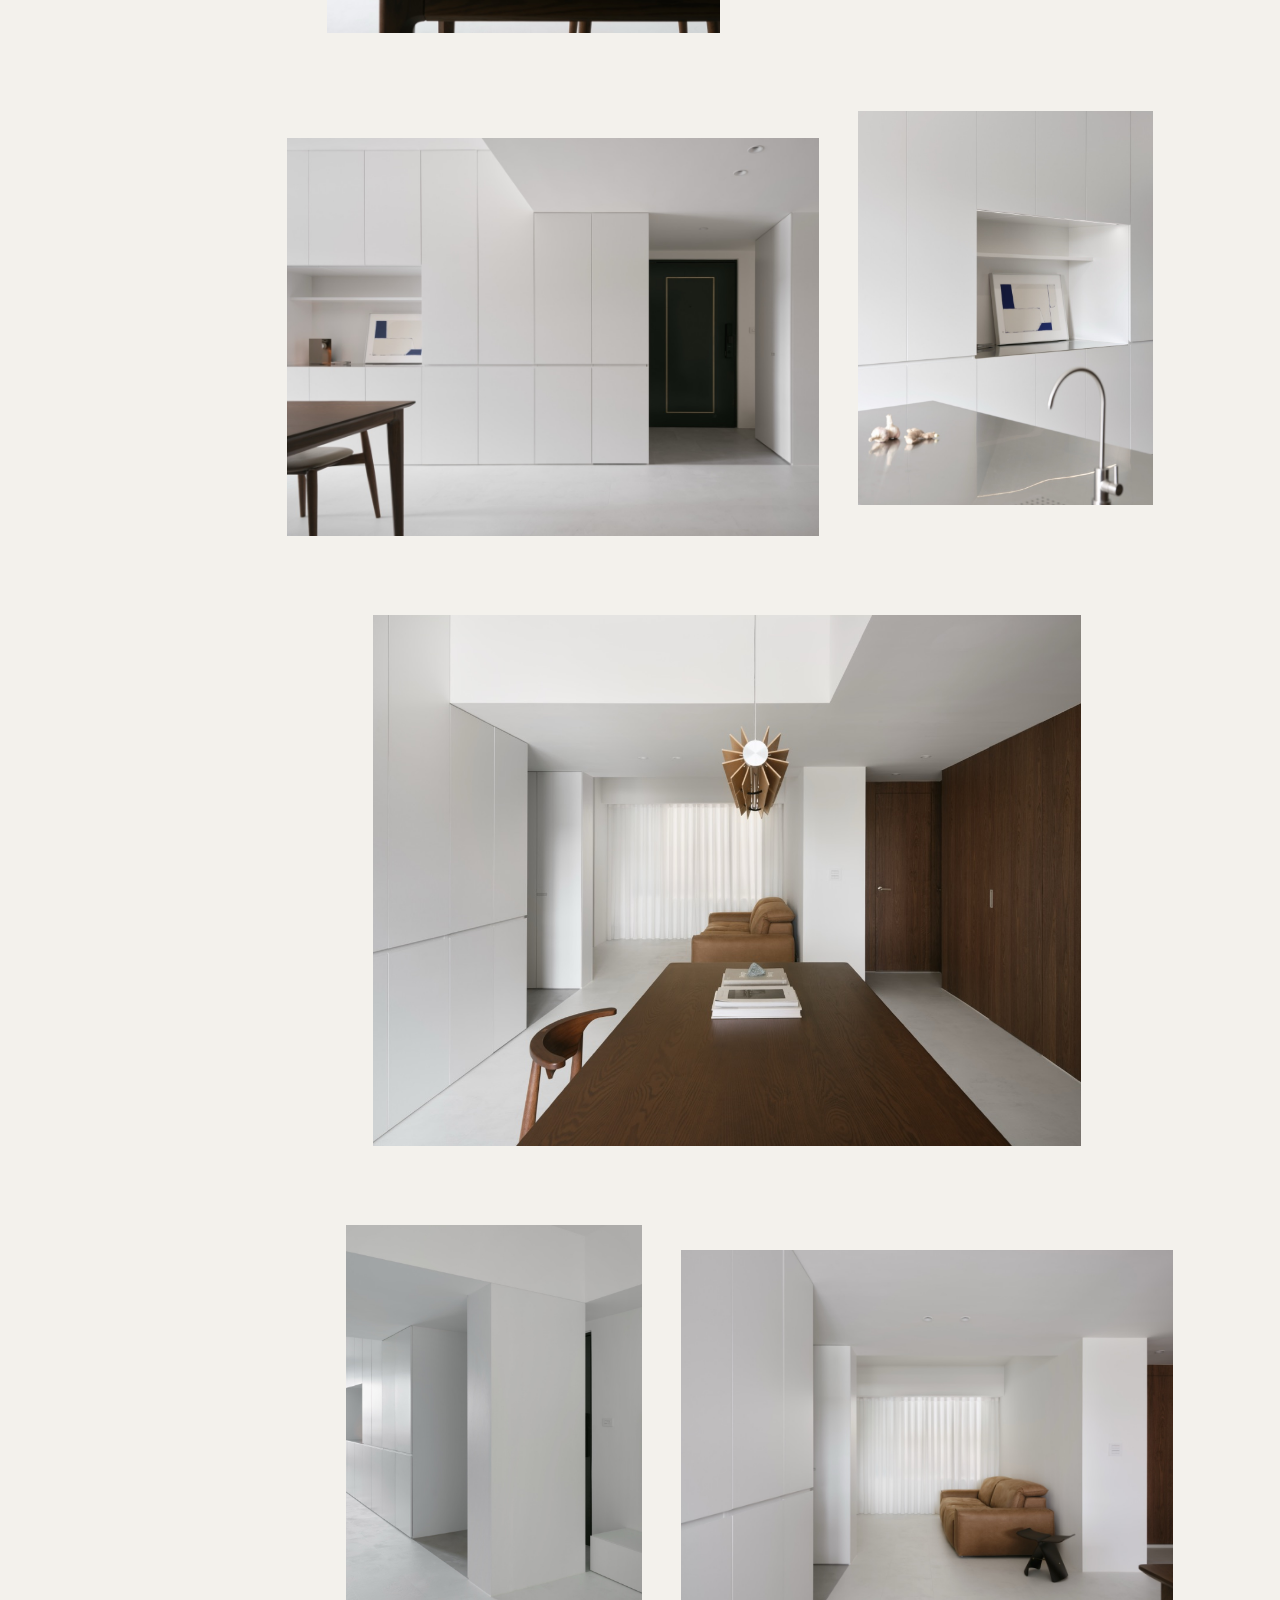
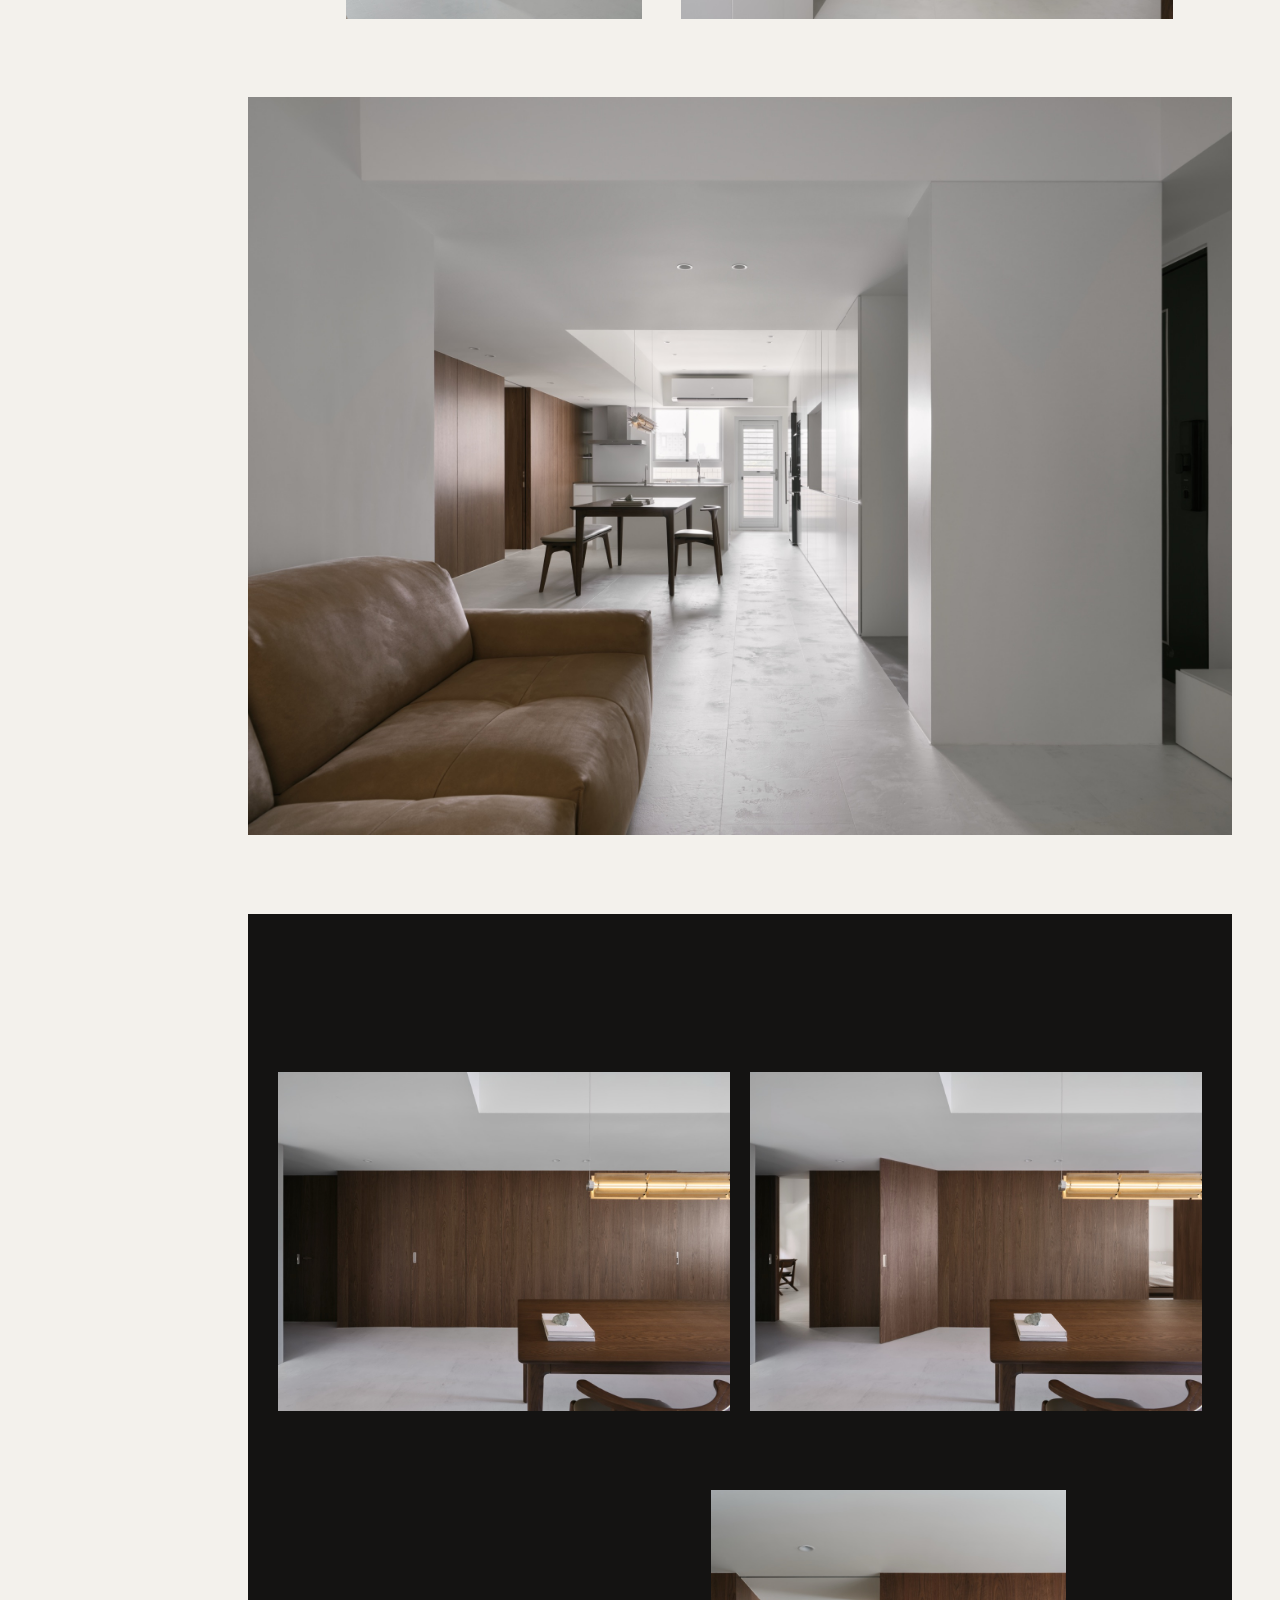
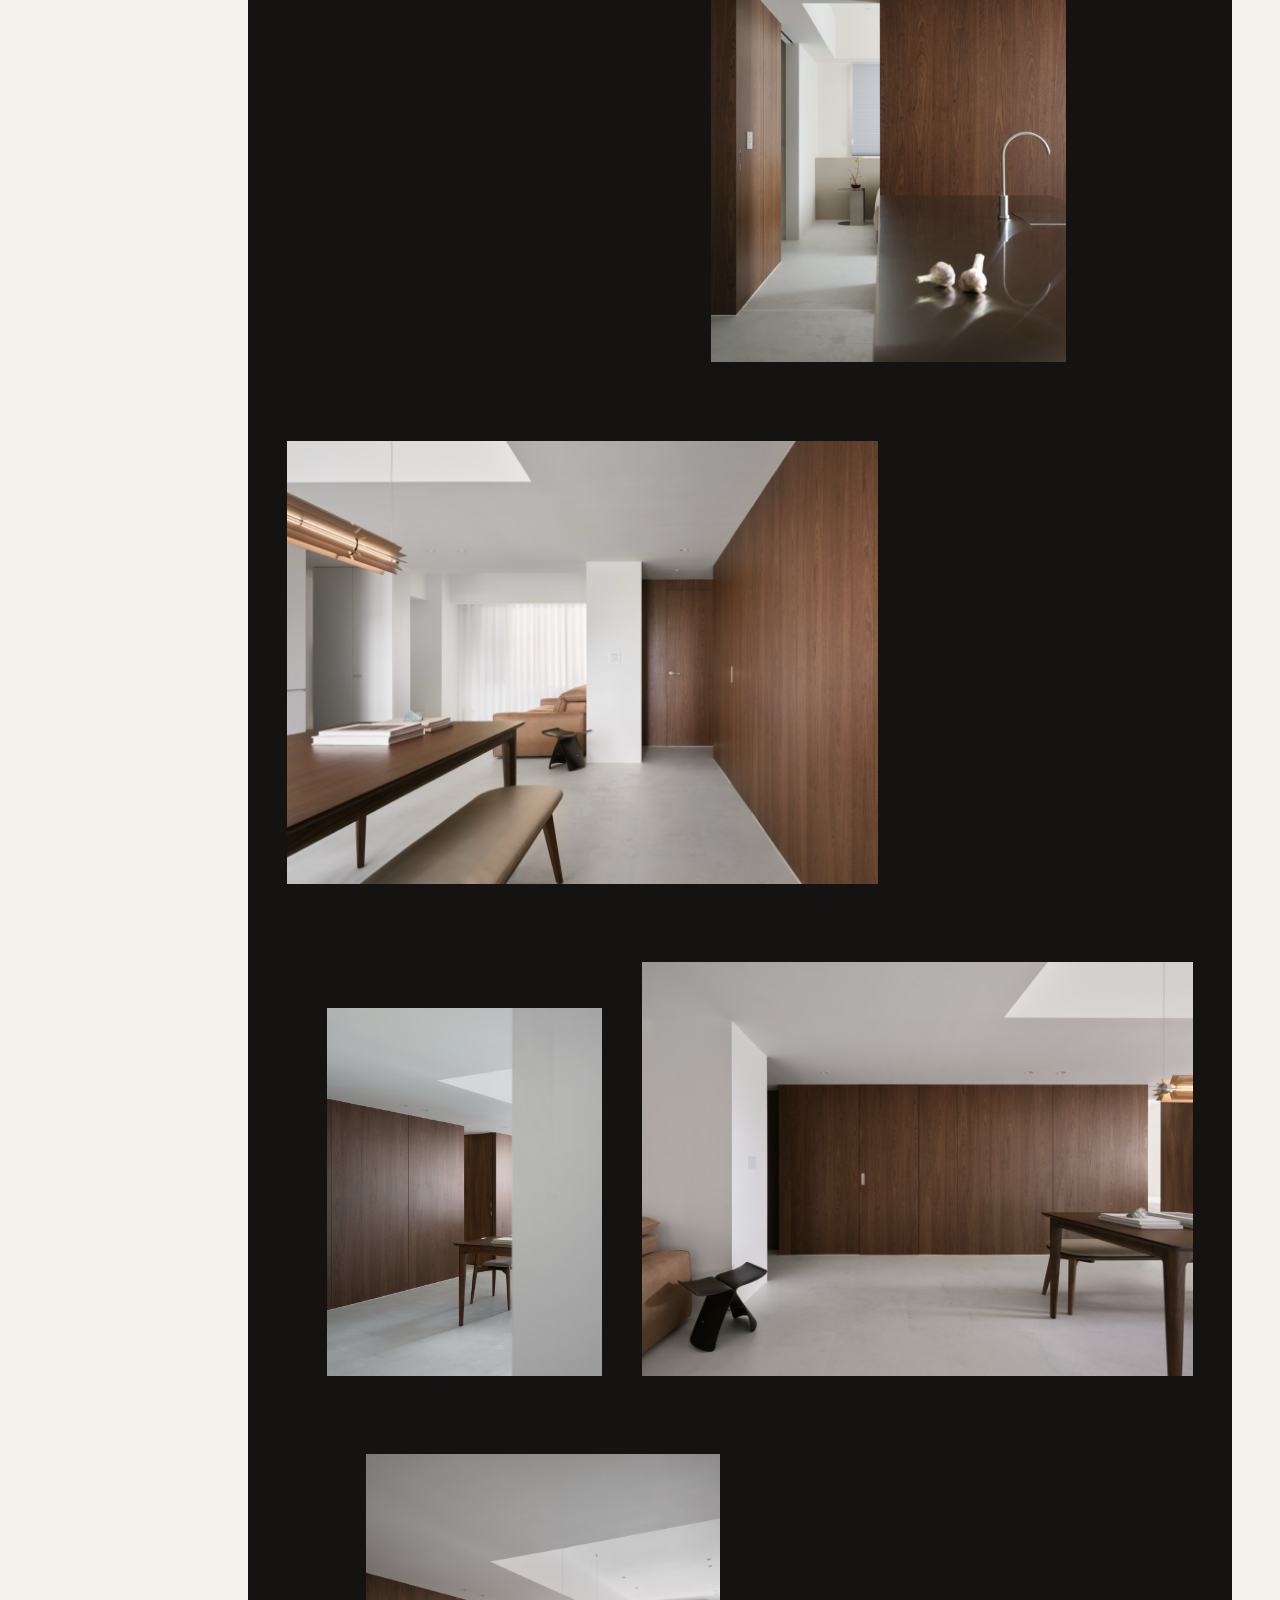
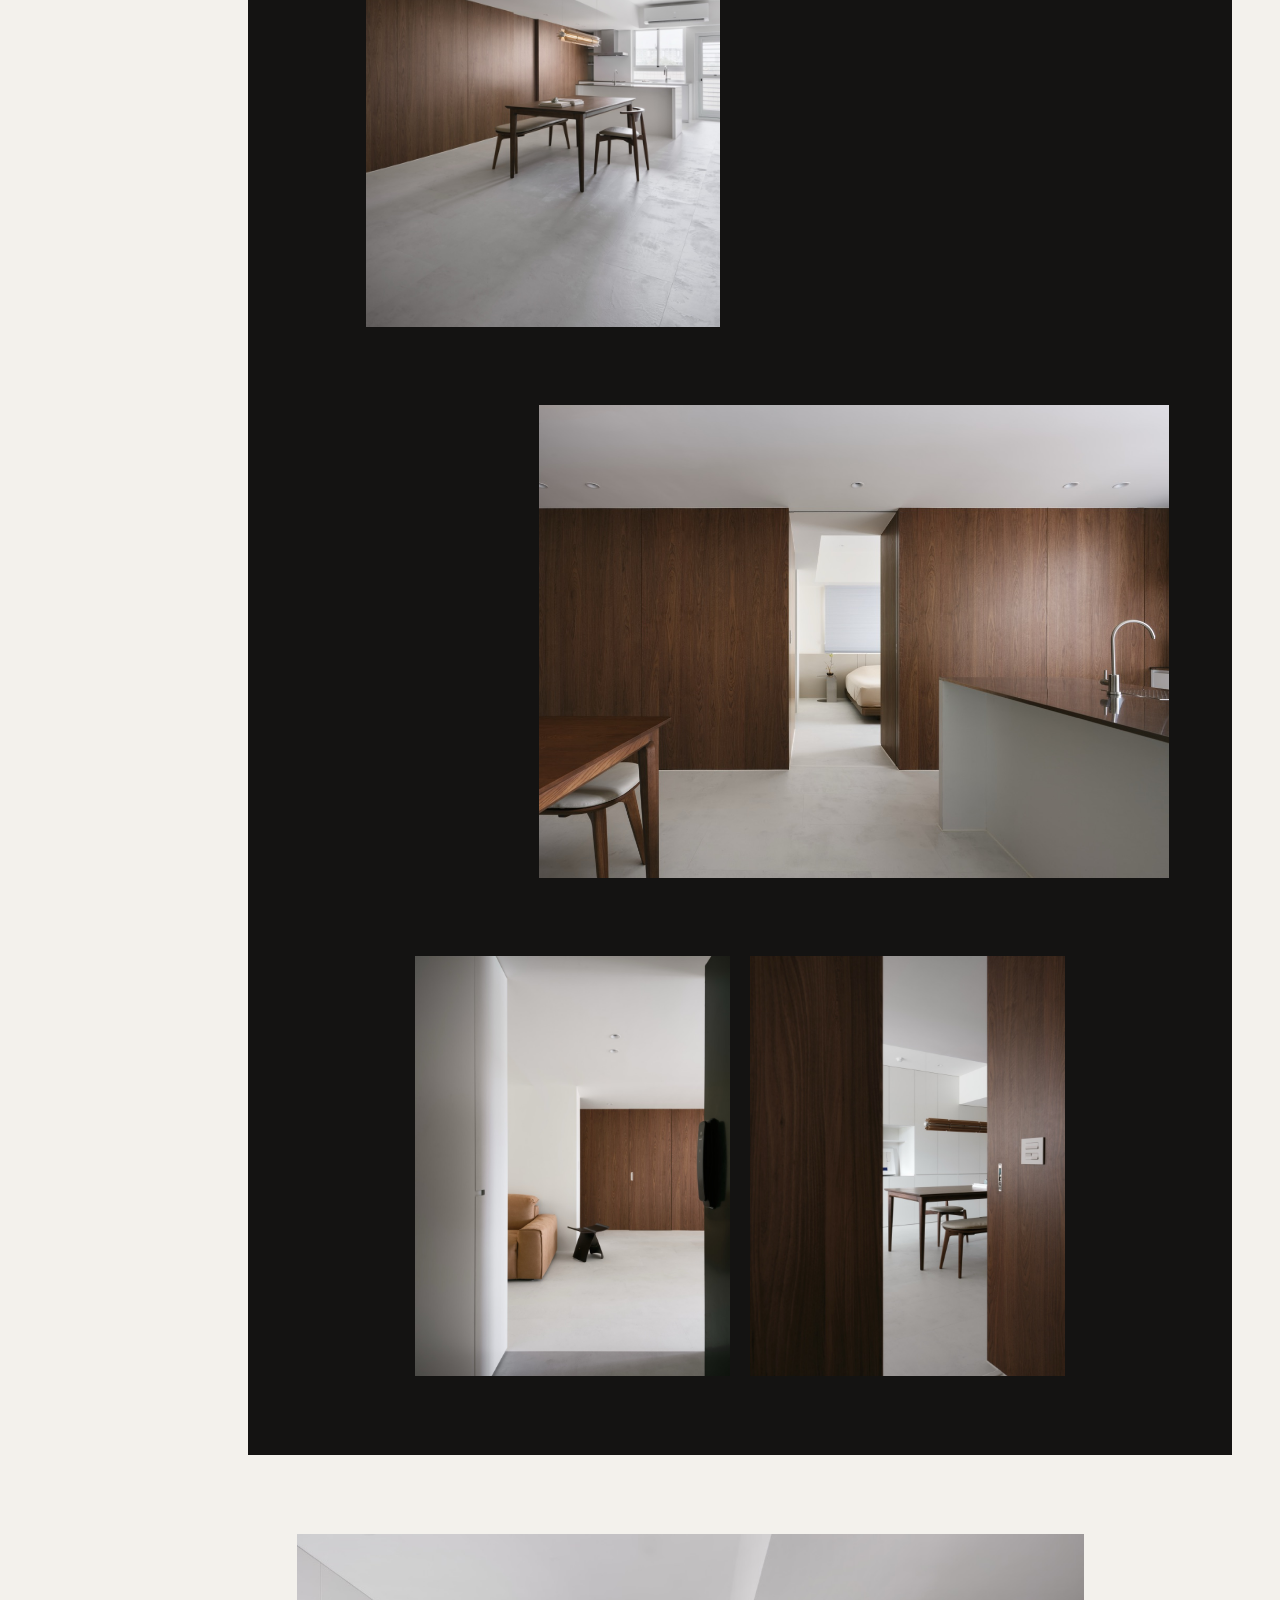
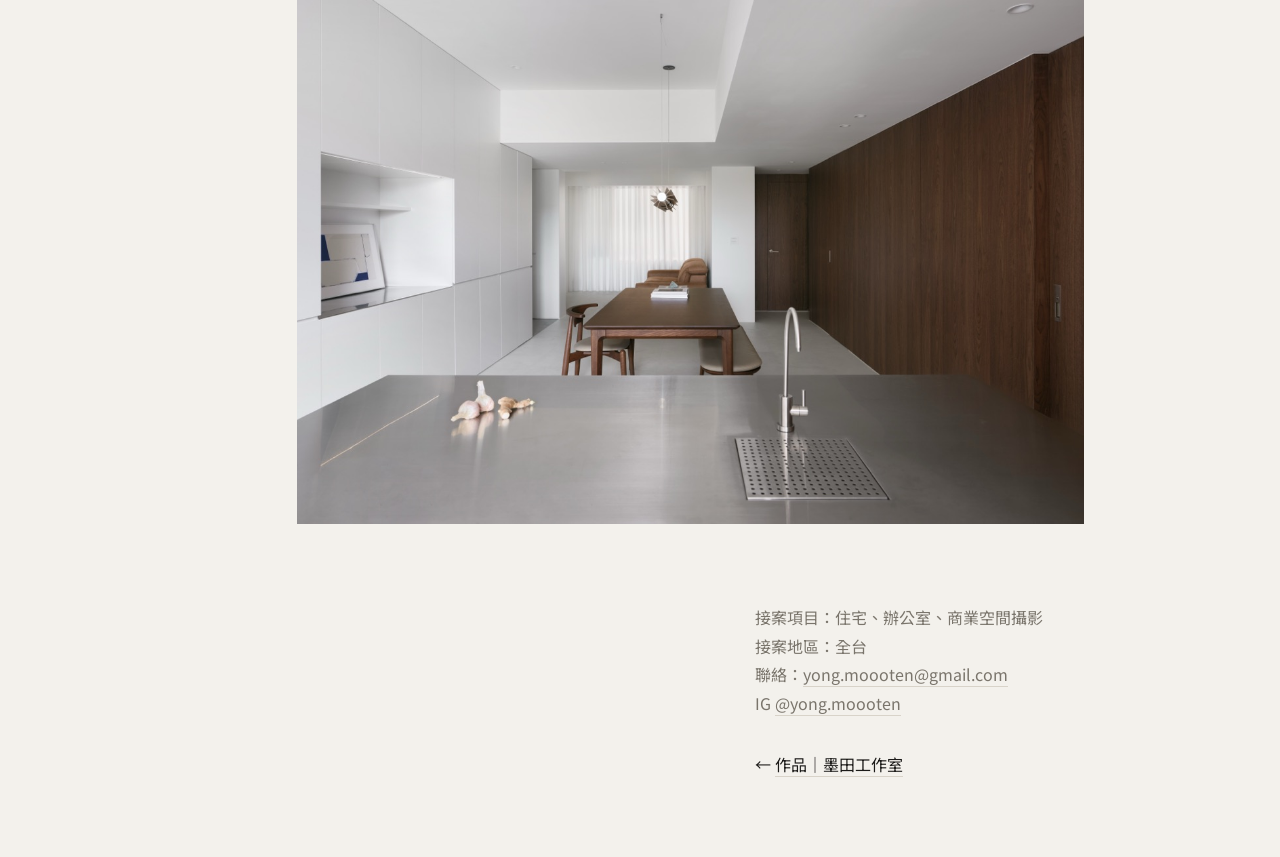
<file: cases/shixing-vienna.html>
<!doctype html>
<html lang="zh-Hant">
<head>
<meta charset="utf-8">
<meta name="viewport" content="width=device-width, initial-scale=1">
<title>白牆｜十幸制作｜室內設計攝影｜墨田工作室</title>
<meta name="description" content="十幸制作設計的住宅「白牆」，室內設計攝影：墨田工作室。">
<link rel="preconnect" href="https://fonts.googleapis.com">
<link rel="preconnect" href="https://fonts.gstatic.com" crossorigin>
<link href="https://fonts.googleapis.com/css2?family=Noto+Sans+TC:wght@400;500&amp;family=Noto+Serif+TC:wght@500&amp;display=swap" rel="stylesheet">
<link rel="stylesheet" href="../style.css">
<link rel="stylesheet" href="../case-side.css">
<link rel="canonical" href="https://yong-moooten.github.io/cases/shixing-vienna.html">
<meta property="og:type" content="article">
<meta property="og:site_name" content="墨田工作室">
<meta property="og:locale" content="zh_TW">
<meta property="og:title" content="白牆｜十幸制作｜室內設計攝影｜墨田工作室">
<meta property="og:description" content="十幸制作設計的住宅「白牆」，室內設計攝影：墨田工作室。">
<meta property="og:url" content="https://yong-moooten.github.io/cases/shixing-vienna.html">
<meta property="og:image" content="https://yong-moooten.github.io/images/shixing-vienna-080-1200.jpg">
<meta property="og:image:width" content="1200">
<meta property="og:image:height" content="900">
<meta property="og:image:alt" content="從不鏽鋼中島望過去：檯面上擱著蒜頭、一支細長水龍頭與方形濾網，左半是白色櫃牆與展示格，右半是整面深色木牆，中間木餐桌一路通到薄紗簾、棕色皮沙發與放射狀吊燈。">
<meta name="twitter:card" content="summary_large_image">
<script type="application/ld+json">{"@context": "https://schema.org", "@graph": [{"@type": "CreativeWork", "name": "白牆", "description": "十幸制作設計的住宅「白牆」，室內設計攝影：墨田工作室。", "url": "https://yong-moooten.github.io/cases/shixing-vienna.html", "image": ["https://yong-moooten.github.io/images/shixing-vienna-062.jpg", "https://yong-moooten.github.io/images/shixing-vienna-050.jpg", "https://yong-moooten.github.io/images/shixing-vienna-001.jpg", "https://yong-moooten.github.io/images/shixing-vienna-074.jpg", "https://yong-moooten.github.io/images/shixing-vienna-042.jpg", "https://yong-moooten.github.io/images/shixing-vienna-171.jpg", "https://yong-moooten.github.io/images/shixing-vienna-009.jpg", "https://yong-moooten.github.io/images/shixing-vienna-123.jpg", "https://yong-moooten.github.io/images/shixing-vienna-176.jpg", "https://yong-moooten.github.io/images/shixing-vienna-175.jpg", "https://yong-moooten.github.io/images/shixing-vienna-102.jpg", "https://yong-moooten.github.io/images/shixing-vienna-109.jpg", "https://yong-moooten.github.io/images/shixing-vienna-167.jpg", "https://yong-moooten.github.io/images/shixing-vienna-119.jpg", "https://yong-moooten.github.io/images/shixing-vienna-134.jpg", "https://yong-moooten.github.io/images/shixing-vienna-103.jpg", "https://yong-moooten.github.io/images/shixing-vienna-030.jpg", "https://yong-moooten.github.io/images/shixing-vienna-153.jpg", "https://yong-moooten.github.io/images/shixing-vienna-080.jpg"], "creator": {"@type": "Person", "name": "盧鉅湧"}, "publisher": {"@type": "Organization", "name": "墨田工作室", "url": "https://yong-moooten.github.io/"}, "contributor": {"@type": "Organization", "name": "十幸制作"}, "genre": "室內設計攝影"}, {"@type": "BreadcrumbList", "itemListElement": [{"@type": "ListItem", "position": 1, "name": "室內設計攝影", "item": "https://yong-moooten.github.io/"}, {"@type": "ListItem", "position": 2, "name": "白牆", "item": "https://yong-moooten.github.io/cases/shixing-vienna.html"}]}]}</script>
</head>
<body class="page-case" data-case="shixing-vienna">
<header class="top">
  <a class="name" href="../index.html"><img class="logo" src="../images/logo.png" width="16" height="16" alt="">墨田工作室</a>
  <nav><a href="../work.html" aria-current="page">作品</a><a href="../services.html">服務</a><a href="../contact.html">聯絡</a></nav>
</header>
<div class="case-shell">
<aside class="side-index">
  <ul class="index">
    <li><a href="zhixin-architecture-and-poetry.html">書牆</a></li>
    <li><a href="shixing-zhongli.html">木盒</a></li>
    <li><a href="disuo-zhudong.html">圓角</a></li>
    <li><a href="zhixu-new-tokyo.html">橫縫</a></li>
    <li><a href="shixing-vienna.html" aria-current="page">白牆</a></li>
    <li><a href="jaidian-yuanzhu.html">圓柱</a></li>
    <li><a href="paizhu-studio.html">長屋</a></li>
  </ul>
</aside>
<main class="case-main">

<!-- b1 -->
<div class="bleed"><img src="../images/shixing-vienna-062.jpg" srcset="../images/shixing-vienna-062-1200.jpg 1200w, ../images/shixing-vienna-062.jpg 2400w" sizes="100vw" width="2400" height="1800" alt="正面的白色櫃牆，中段挖出一格展示格，裡面立著一幅藍白抽象畫與一個金屬小方塊；上方一盞木色長條吊燈，前景是深色木餐桌，桌上疊著兩落書，左邊是嵌在櫃牆裡的烤箱與冰箱。" decoding="async"></div>

<!-- title: left edge on the display niche's right edge in b1 -->
<header class="row case-title">
  <div class="cell band-line" style="--l:51.5;--w:34">
    <h1>白牆</h1>
    <ul class="meta">
      <li>設計｜十幸制作</li>
      <li>攝影｜墨田工作室　盧鉅湧</li>
      <li>類型｜住宅</li>
    </ul>
  </div>
</header>

<!-- b2 -->
<section class="row">
  <div class="cell" style="--l:8;--w:40"><img src="../images/shixing-vienna-050.jpg" srcset="../images/shixing-vienna-050-1200.jpg 900w, ../images/shixing-vienna-050.jpg 1800w" sizes="(max-width: 899px) calc(100vw - 32px), min(40vw, 640px)" width="1800" height="2400" alt="白色櫃牆中挖出的展示格近景：一條層板下立著藍白抽象畫與金屬小方塊，右上角露出木色長條吊燈，前景是深色木桌與一疊書。" loading="lazy" decoding="async"></div>
</section>

<!-- b3: cabinet seams on one line (001 pushed down 2.7) -->
<section class="row">
  <div class="cell offset" style="--l:4;--w:54;--t:2.7"><img src="../images/shixing-vienna-001.jpg" srcset="../images/shixing-vienna-001-1200.jpg 1200w, ../images/shixing-vienna-001.jpg 2400w" sizes="(max-width: 899px) calc(100vw - 32px), min(54vw, 864px)" width="2400" height="1800" alt="白色櫃牆一路延伸到玄關，左邊展示格裡露出藍白畫的一角，右邊是一扇深色大門，門上嵌一圈金色細線，前景是木桌一角與一張椅子。" loading="lazy" decoding="async"></div>
  <div class="cell" style="--l:62;--w:30"><img src="../images/shixing-vienna-074.jpg" srcset="../images/shixing-vienna-074-1200.jpg 900w, ../images/shixing-vienna-074.jpg 1800w" sizes="(max-width: 899px) calc(100vw - 32px), min(30vw, 480px)" width="1800" height="2400" alt="斜看白色櫃牆的展示格，格子裡的藍白畫靠著牆，前景不鏽鋼檯面上擱著蒜頭，右邊一支細長的水龍頭。" loading="lazy" decoding="async"></div>
</section>

<!-- b4: pendant wire on the title line -->
<section class="row">
  <div class="cell" style="--l:12.7;--w:72"><img src="../images/shixing-vienna-042.jpg" srcset="../images/shixing-vienna-042-1200.jpg 1200w, ../images/shixing-vienna-042.jpg 2400w" sizes="(max-width: 899px) calc(100vw - 32px), min(72vw, 1152px)" width="2400" height="1800" alt="深色木長餐桌一路延伸到客廳，桌上疊著書與一塊石頭，上方垂著一盞放射狀木片吊燈；左側白色櫃牆，右側深色木牆與一扇木門，盡頭是整面薄紗簾與棕色皮沙發。" loading="lazy" decoding="async"></div>
</section>

<!-- b5: bottom-aligned pair -->
<section class="row align-bottom">
  <div class="cell" style="--l:10;--w:30"><img src="../images/shixing-vienna-171.jpg" srcset="../images/shixing-vienna-171-1200.jpg 900w, ../images/shixing-vienna-171.jpg 1800w" sizes="(max-width: 899px) calc(100vw - 32px), min(30vw, 480px)" width="1800" height="2400" alt="一根白色方柱立在淺灰地板上，左後方白色櫃牆一路排向深處，右側白牆邊一道深色門縫和一張白色矮凳。" loading="lazy" decoding="async"></div>
  <div class="cell" style="--l:44;--w:50"><img src="../images/shixing-vienna-009.jpg" srcset="../images/shixing-vienna-009-1200.jpg 1200w, ../images/shixing-vienna-009.jpg 2400w" sizes="(max-width: 899px) calc(100vw - 32px), min(50vw, 800px)" width="2400" height="1800" alt="白色客廳：整面薄紗簾前一張棕色皮沙發，旁邊一張黑色蝴蝶小凳，左邊白色櫃牆，右邊白色方柱，最右側露出一道深色木牆。" loading="lazy" decoding="async"></div>
</section>

<!-- b6 -->
<div class="bleed gap-top"><img src="../images/shixing-vienna-123.jpg" srcset="../images/shixing-vienna-123-1200.jpg 1200w, ../images/shixing-vienna-123.jpg 2400w" sizes="100vw" width="2400" height="1800" alt="從棕色皮沙發後方望向餐廳與廚房：右側白色方柱與一排白色櫃牆，中間深色木餐桌與長凳，盡頭是不鏽鋼抽油煙機與窗，左側遠處一整片深色木牆。" loading="lazy" decoding="async"></div>

<!-- dark-start -->
<div class="dark">
<!-- b7: top-aligned pair; wall-top line shared across the gutter -->
<section class="row">
  <div class="cell" style="--l:3;--w:46"><img src="../images/shixing-vienna-176.jpg" srcset="../images/shixing-vienna-176-1200.jpg 1200w, ../images/shixing-vienna-176.jpg 2400w" sizes="(max-width: 899px) calc(100vw - 32px), min(46vw, 736px)" width="2400" height="1800" alt="整面深色木牆，門片全部關著，只看得到木紋和幾個小把手；右邊一張深色木餐桌，桌上一本書與一塊石頭，上方一盞木色長條吊燈。" loading="lazy" decoding="async"></div>
  <div class="cell" style="--l:51;--w:46"><img src="../images/shixing-vienna-175.jpg" srcset="../images/shixing-vienna-175-1200.jpg 1200w, ../images/shixing-vienna-175.jpg 2400w" sizes="(max-width: 899px) calc(100vw - 32px), min(46vw, 736px)" width="2400" height="1800" alt="同一面深色木牆，三處打開：最左邊的門開著，裡面一張木椅；中間一片門板轉向鏡頭推開；右邊另一道開口裡看得到白色寢具的床。" loading="lazy" decoding="async"></div>
</section>

<!-- b8: wood panel edge on 64.3% -->
<section class="row">
  <div class="cell" style="--l:47.1;--w:36"><img src="../images/shixing-vienna-102.jpg" srcset="../images/shixing-vienna-102-1200.jpg 900w, ../images/shixing-vienna-102.jpg 1800w" sizes="(max-width: 899px) calc(100vw - 32px), min(36vw, 576px)" width="1800" height="2400" alt="兩塊深色木牆板之間的走道，盡頭窗下一張小几放著一盆植物，窗上是百葉簾；右側木牆前的檯面上擱著兩顆蒜頭，一支細長水龍頭。" loading="lazy" decoding="async"></div>
</section>

<!-- b9 -->
<section class="row">
  <div class="cell" style="--l:4;--w:60"><img src="../images/shixing-vienna-109.jpg" srcset="../images/shixing-vienna-109-1200.jpg 1200w, ../images/shixing-vienna-109.jpg 2400w" sizes="(max-width: 899px) calc(100vw - 32px), min(60vw, 960px)" width="2400" height="1800" alt="右側整面深色木牆斜向延伸到盡頭一扇木門，左邊是木桌、皮長凳與一盞木色長條吊燈，中間白色方柱後是薄紗簾、棕色皮沙發與黑色小凳。" loading="lazy" decoding="async"></div>
</section>

<!-- b10: bottom-aligned pair -->
<section class="row align-bottom">
  <div class="cell" style="--l:8;--w:28"><img src="../images/shixing-vienna-167.jpg" srcset="../images/shixing-vienna-167-1200.jpg 900w, ../images/shixing-vienna-167.jpg 1800w" sizes="(max-width: 899px) calc(100vw - 32px), min(28vw, 448px)" width="1800" height="2400" alt="從一根白柱邊看出去：深色木牆板與一扇半掩的木門，前方木桌一角與一張椅子，右邊三分之一被白柱擋住。" loading="lazy" decoding="async"></div>
  <div class="cell" style="--l:40;--w:56"><img src="../images/shixing-vienna-119.jpg" srcset="../images/shixing-vienna-119-1200.jpg 1200w, ../images/shixing-vienna-119.jpg 2400w" sizes="(max-width: 899px) calc(100vw - 32px), min(56vw, 896px)" width="2400" height="1800" alt="正面的深色木牆，四片門板只看得到一個小把手；左邊白牆前是棕色沙發一角與黑色蝴蝶小凳，右邊木餐桌與書。" loading="lazy" decoding="async"></div>
</section>

<!-- b11 -->
<section class="row">
  <div class="cell" style="--l:12;--w:36"><img src="../images/shixing-vienna-134.jpg" srcset="../images/shixing-vienna-134-1200.jpg 900w, ../images/shixing-vienna-134.jpg 1800w" sizes="(max-width: 899px) calc(100vw - 32px), min(36vw, 576px)" width="1800" height="2400" alt="左側一整面深色木牆斜向延伸，前方木餐桌、皮長凳與一張木椅，上方一盞木色長條吊燈，盡頭是白色中島、抽油煙機與窗，大片淺灰地磚佔了下半張。" loading="lazy" decoding="async"></div>
</section>

<!-- b12: pushed door edge on 64.3% -->
<section class="row">
  <div class="cell" style="--l:29.6;--w:64"><img src="../images/shixing-vienna-103.jpg" srcset="../images/shixing-vienna-103-1200.jpg 1200w, ../images/shixing-vienna-103.jpg 2400w" sizes="(max-width: 899px) calc(100vw - 32px), min(64vw, 1024px)" width="2400" height="1800" alt="整面深色木牆中間一扇門片被推開，門後是臥室：白色寢具的床、窗下小几上一盆植物、百葉簾透進來的光；右側不鏽鋼檯面與水龍頭，左邊木桌一角。" loading="lazy" decoding="async"></div>
</section>

<!-- b13: top-aligned pair around the page centre -->
<section class="row">
  <div class="cell" style="--l:17;--w:32"><img src="../images/shixing-vienna-030.jpg" srcset="../images/shixing-vienna-030-1200.jpg 900w, ../images/shixing-vienna-030.jpg 1800w" sizes="(max-width: 899px) calc(100vw - 32px), min(32vw, 512px)" width="1800" height="2400" alt="從玄關的白色門框與深色大門之間看進客廳：棕色皮沙發、黑色蝴蝶小凳，後面一整面深色木門牆。" loading="lazy" decoding="async"></div>
  <div class="cell" style="--l:51;--w:32"><img src="../images/shixing-vienna-153.jpg" srcset="../images/shixing-vienna-153-1200.jpg 900w, ../images/shixing-vienna-153.jpg 1800w" sizes="(max-width: 899px) calc(100vw - 32px), min(32vw, 512px)" width="1800" height="2400" alt="從兩片深色木門板之間的縫看出去：白色櫃牆、木色長條吊燈、木餐桌與長凳。" loading="lazy" decoding="async"></div>
</section>
</div>
<!-- dark-end -->

<!-- b14: white/wood boundary on the title line -->
<section class="row">
  <div class="cell" style="--l:5;--w:80"><img src="../images/shixing-vienna-080.jpg" srcset="../images/shixing-vienna-080-1200.jpg 1200w, ../images/shixing-vienna-080.jpg 2400w" sizes="(max-width: 899px) calc(100vw - 32px), min(80vw, 1280px)" width="2400" height="1800" alt="從不鏽鋼中島望過去：檯面上擱著蒜頭、一支細長水龍頭與方形濾網，左半是白色櫃牆與展示格，右半是整面深色木牆，中間木餐桌一路通到薄紗簾、棕色皮沙發與放射狀吊燈。" loading="lazy" decoding="async"></div>
</section>

<aside class="row case-closing">
  <ul class="cell band-line" style="--l:51.5;--w:34">
    <li>接案項目：住宅、辦公室、商業空間攝影</li>
    <li>接案地區：全台</li>
    <li>聯絡：<a href="mailto:yong.moooten@gmail.com">yong.moooten@gmail.com</a>　<span class="nowrap">IG <a href="https://www.instagram.com/yong.moooten/">@yong.moooten</a></span></li>
  </ul>
</aside>

<nav class="row case-end">
  <p class="cell band-line" style="--l:51.5;--w:34">← <a href="../work.html">作品｜墨田工作室</a></p>
</nav>

</main>
</div>
</body>
</html>
</file>
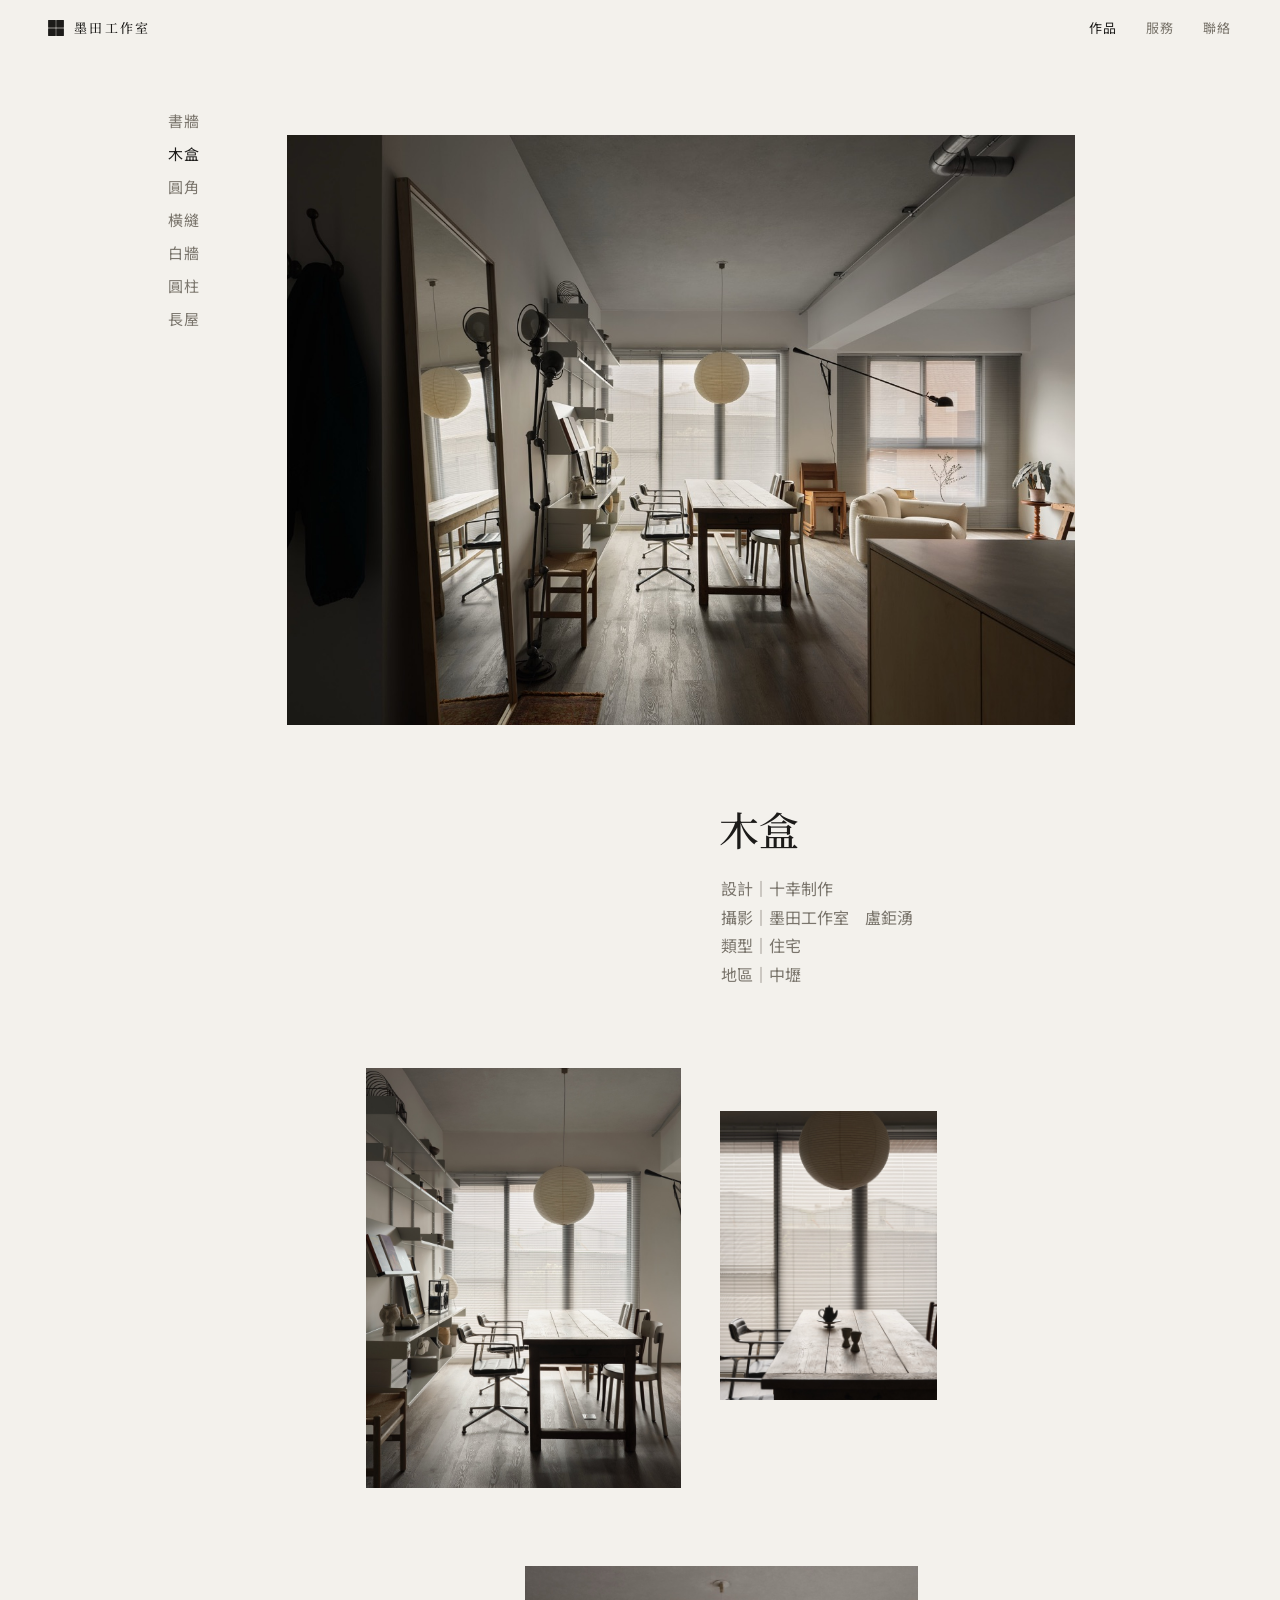
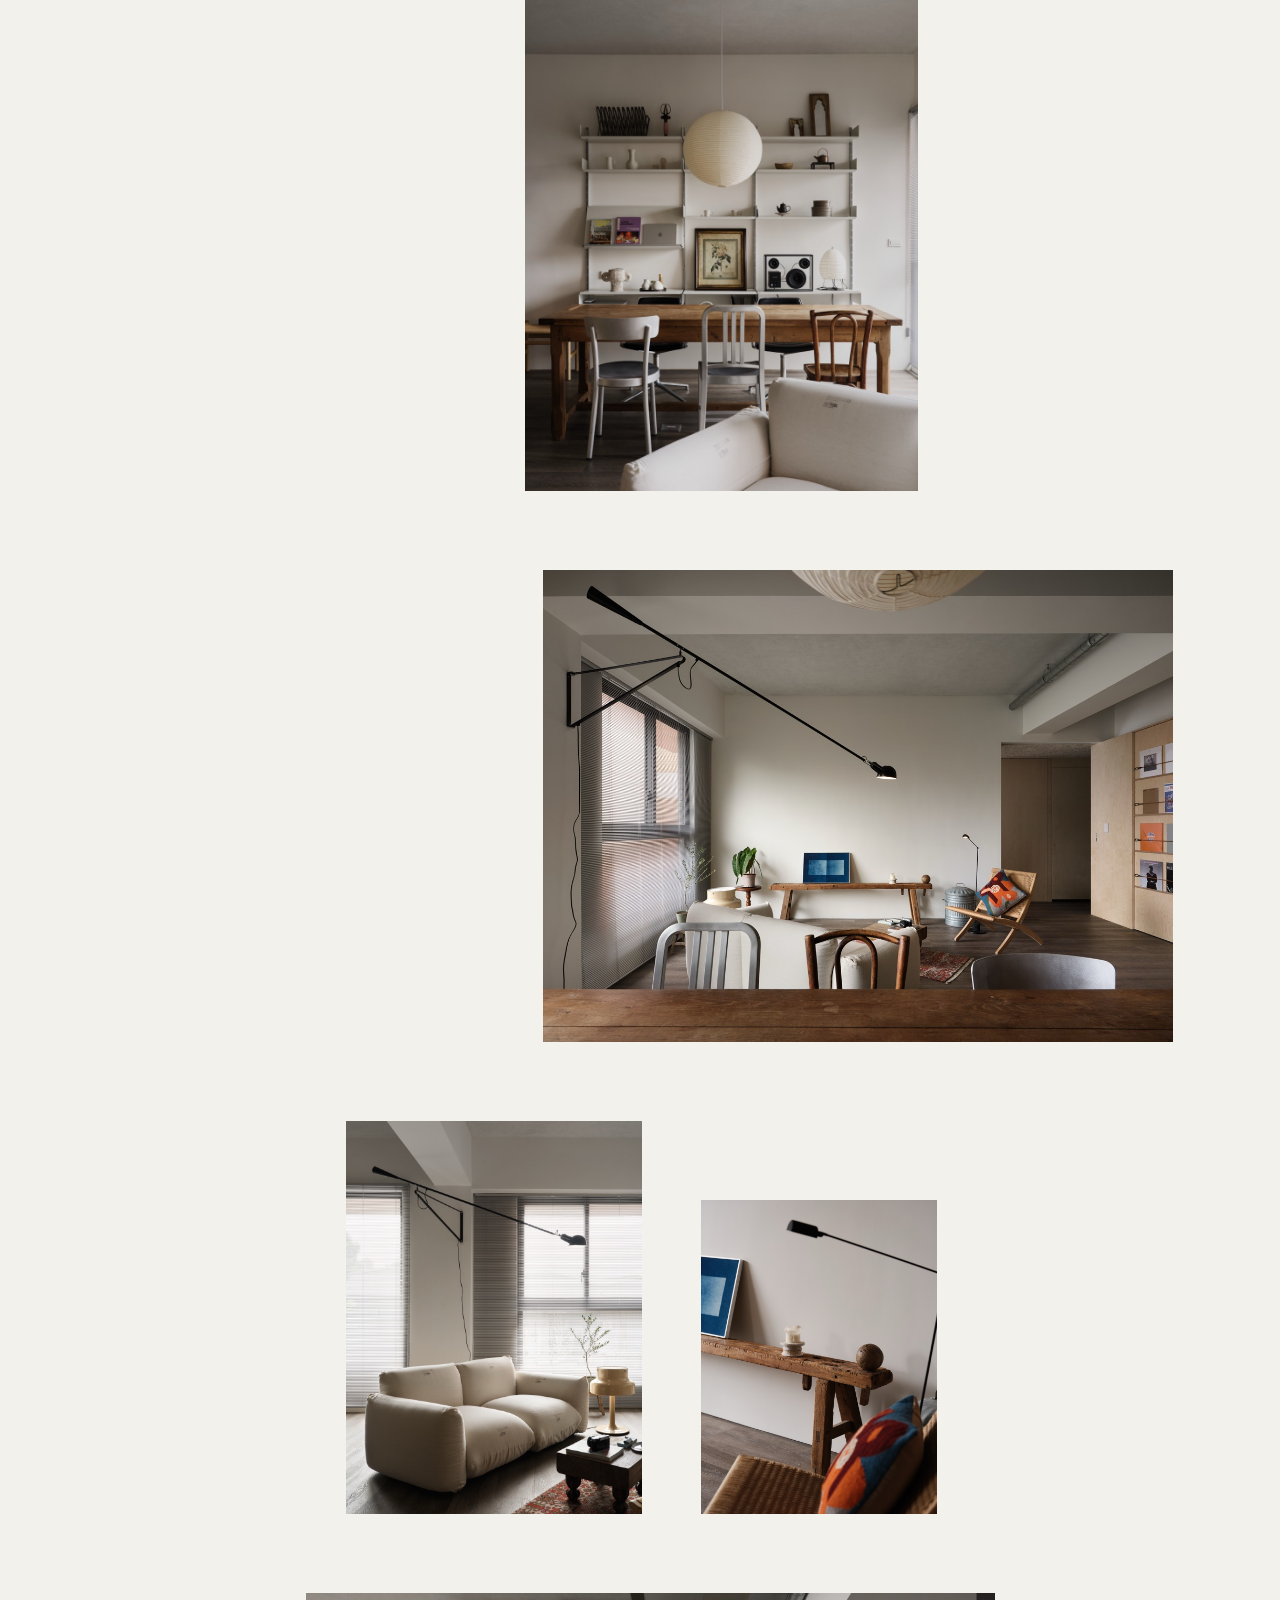
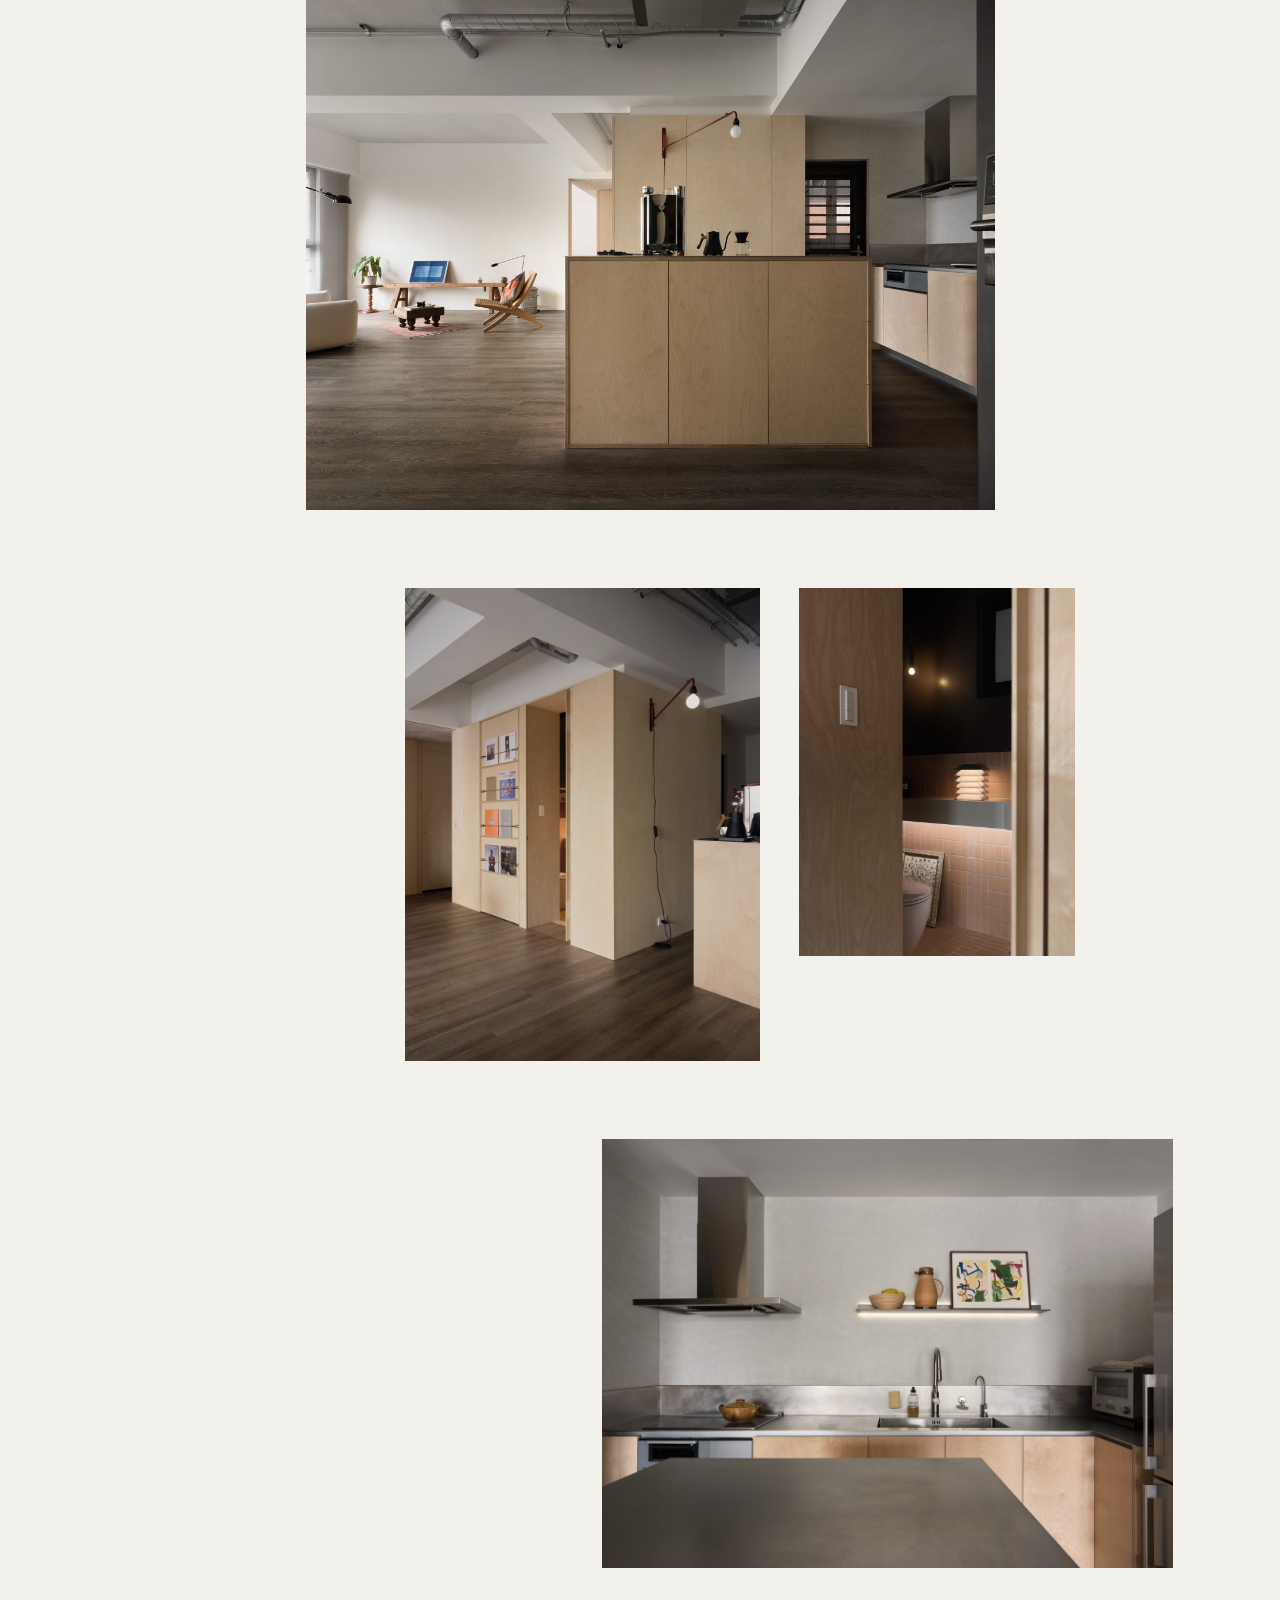
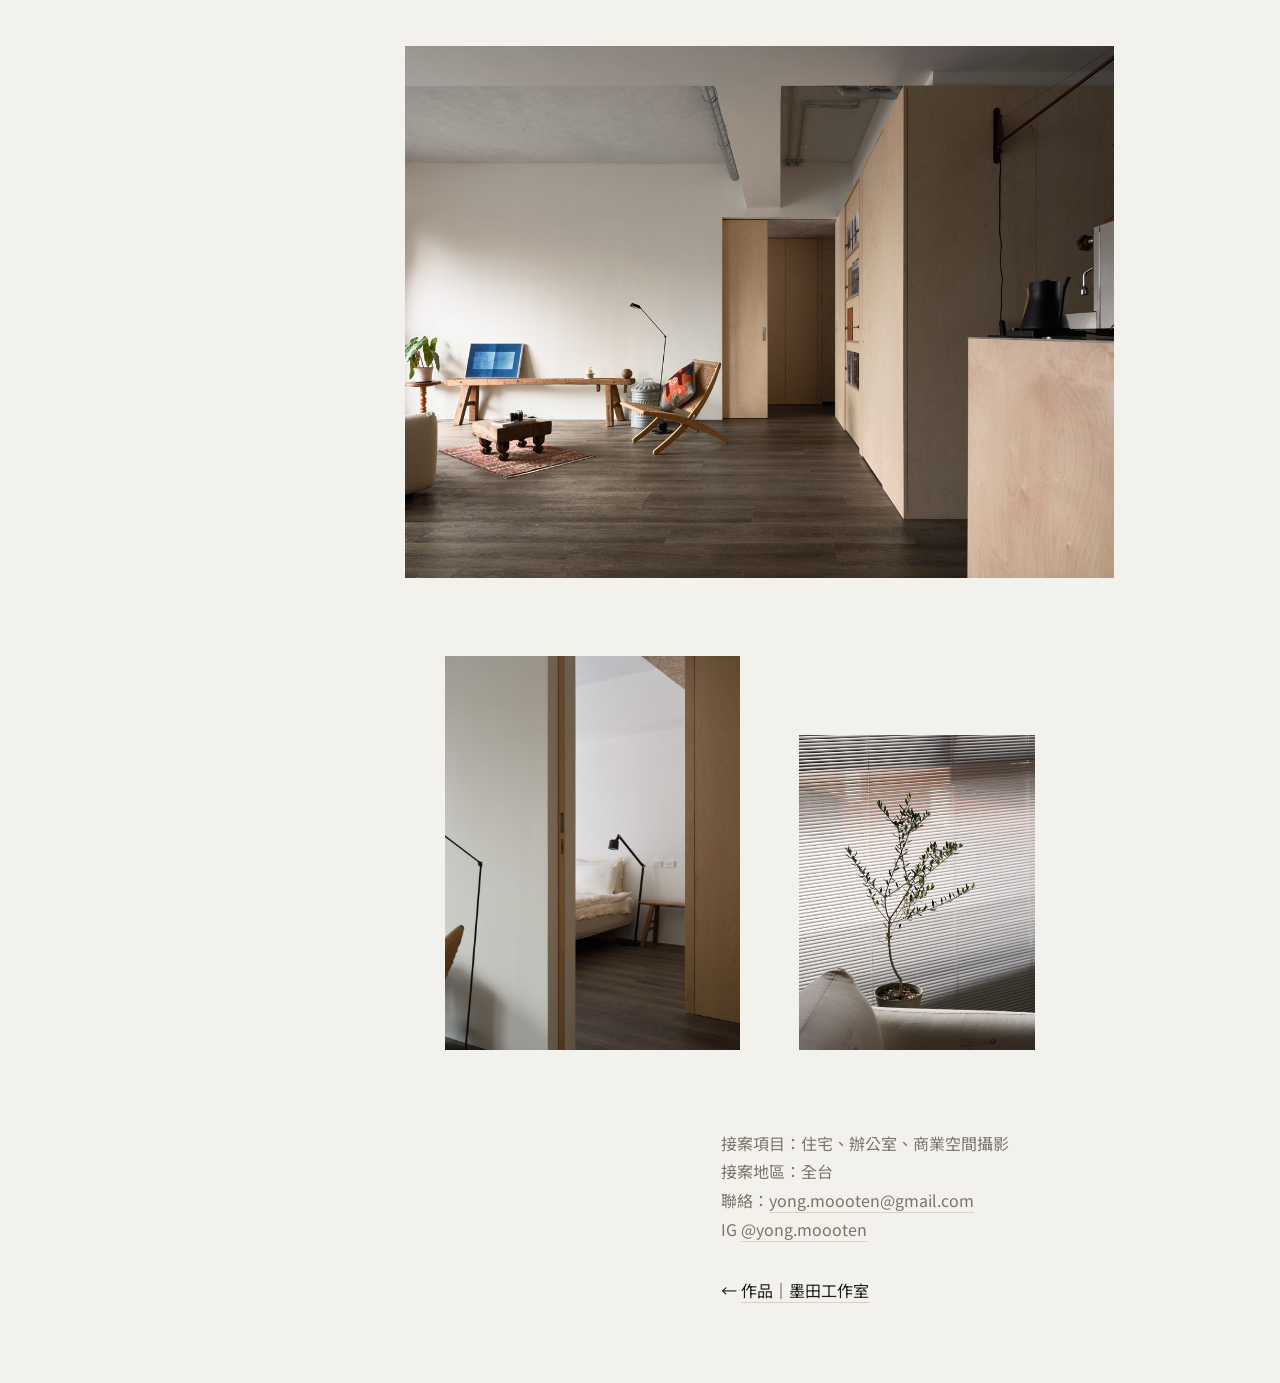
<file: cases/shixing-zhongli.html>
<!doctype html>
<html lang="zh-Hant">
<head>
<meta charset="utf-8">
<meta name="viewport" content="width=device-width, initial-scale=1">
<title>木盒｜十幸制作｜室內設計攝影｜墨田工作室</title>
<meta name="description" content="十幸制作設計的住宅「木盒」，室內設計攝影：墨田工作室。">
<link rel="preconnect" href="https://fonts.googleapis.com">
<link rel="preconnect" href="https://fonts.gstatic.com" crossorigin>
<link href="https://fonts.googleapis.com/css2?family=Noto+Sans+TC:wght@400;500&amp;family=Noto+Serif+TC:wght@500&amp;display=swap" rel="stylesheet">
<link rel="stylesheet" href="../style.css">
<link rel="stylesheet" href="../case-side.css">
<link rel="canonical" href="https://yong-moooten.github.io/cases/shixing-zhongli.html">
<meta property="og:type" content="article">
<meta property="og:site_name" content="墨田工作室">
<meta property="og:locale" content="zh_TW">
<meta property="og:title" content="木盒｜十幸制作｜室內設計攝影｜墨田工作室">
<meta property="og:description" content="十幸制作設計的住宅「木盒」，室內設計攝影：墨田工作室。">
<meta property="og:url" content="https://yong-moooten.github.io/cases/shixing-zhongli.html">
<meta property="og:image" content="https://yong-moooten.github.io/images/shixing-ss20-1200.jpg">
<meta property="og:image:width" content="1200">
<meta property="og:image:height" content="900">
<meta property="og:image:alt" content="從玄關暗處望進餐廳：左側落地鏡映出長桌與紙燈籠，中間一張舊木長桌、黑色皮椅，後方整排百葉窗，右側是白色布沙發與長臂壁燈。">
<meta name="twitter:card" content="summary_large_image">
<script type="application/ld+json">{"@context": "https://schema.org", "@graph": [{"@type": "CreativeWork", "name": "木盒", "description": "十幸制作設計的住宅「木盒」，室內設計攝影：墨田工作室。", "url": "https://yong-moooten.github.io/cases/shixing-zhongli.html", "image": ["https://yong-moooten.github.io/images/shixing-ss20.jpg", "https://yong-moooten.github.io/images/shixing-ss1.jpg", "https://yong-moooten.github.io/images/shixing-ss26.jpg", "https://yong-moooten.github.io/images/shixing-ss9.jpg", "https://yong-moooten.github.io/images/shixing-ss8.jpg", "https://yong-moooten.github.io/images/shixing-ss10.jpg", "https://yong-moooten.github.io/images/shixing-ss23.jpg", "https://yong-moooten.github.io/images/shixing-ss.jpg", "https://yong-moooten.github.io/images/shixing-ss7.jpg", "https://yong-moooten.github.io/images/shixing-ss12.jpg", "https://yong-moooten.github.io/images/shixing-ss15.jpg", "https://yong-moooten.github.io/images/shixing-ss14.jpg", "https://yong-moooten.github.io/images/shixing-ss16.jpg", "https://yong-moooten.github.io/images/shixing-ss32.jpg"], "creator": {"@type": "Person", "name": "盧鉅湧"}, "publisher": {"@type": "Organization", "name": "墨田工作室", "url": "https://yong-moooten.github.io/"}, "contributor": {"@type": "Organization", "name": "十幸制作"}, "genre": "室內設計攝影"}, {"@type": "BreadcrumbList", "itemListElement": [{"@type": "ListItem", "position": 1, "name": "室內設計攝影", "item": "https://yong-moooten.github.io/"}, {"@type": "ListItem", "position": 2, "name": "木盒", "item": "https://yong-moooten.github.io/cases/shixing-zhongli.html"}]}]}</script>
</head>
<body class="page-case" data-case="shixing-zhongli">
<header class="top">
  <a class="name" href="../index.html"><img class="logo" src="../images/logo.png" width="16" height="16" alt="">墨田工作室</a>
  <nav><a href="../work.html" aria-current="page">作品</a><a href="../services.html">服務</a><a href="../contact.html">聯絡</a></nav>
</header>
<div class="case-shell">
<aside class="side-index">
  <ul class="index">
    <li><a href="zhixin-architecture-and-poetry.html">書牆</a></li>
    <li><a href="shixing-zhongli.html" aria-current="page">木盒</a></li>
    <li><a href="disuo-zhudong.html">圓角</a></li>
    <li><a href="zhixu-new-tokyo.html">橫縫</a></li>
    <li><a href="shixing-vienna.html">白牆</a></li>
    <li><a href="jaidian-yuanzhu.html">圓柱</a></li>
    <li><a href="paizhu-studio.html">長屋</a></li>
  </ul>
</aside>
<main class="case-main">

<!-- b1 -->
<section class="row">
  <div class="cell" style="--l:4;--w:80"><img src="../images/shixing-ss20.jpg" srcset="../images/shixing-ss20-1200.jpg 1200w, ../images/shixing-ss20.jpg 1920w" sizes="(max-width: 899px) calc(100vw - 32px), min(80vw, 1280px)" width="1920" height="1440" alt="從玄關暗處望進餐廳：左側落地鏡映出長桌與紙燈籠，中間一張舊木長桌、黑色皮椅，後方整排百葉窗，右側是白色布沙發與長臂壁燈。" decoding="async"></div>
</section>

<!-- title: left edge on the lantern wire in b1 -->
<header class="row case-title">
  <div class="cell" style="--l:48.1;--w:34">
    <h1>木盒</h1>
    <ul class="meta">
      <li>設計｜十幸制作</li>
      <li>攝影｜墨田工作室　盧鉅湧</li>
      <li>類型｜住宅</li>
      <li>地區｜中壢</li>
    </ul>
  </div>
</header>

<!-- b2: far table edges on one line (ss26 pushed down 4.4) -->
<section class="row">
  <div class="cell" style="--l:12;--w:32"><img src="../images/shixing-ss1.jpg" srcset="../images/shixing-ss1-1200.jpg 900w, ../images/shixing-ss1.jpg 1800w" sizes="(max-width: 899px) calc(100vw - 32px), min(32vw, 512px)" width="1800" height="2400" alt="逆光的舊木長桌，上方懸著紙燈籠，左側白色層架放著書、相框與透明音響，桌邊是黑色皮椅與幾張不同的木椅、鋁椅。" loading="lazy" decoding="async"></div>
  <div class="cell offset" style="--l:48;--w:22;--t:4.4"><img src="../images/shixing-ss26.jpg" srcset="../images/shixing-ss26-1200.jpg 900w, ../images/shixing-ss26.jpg 1800w" sizes="(max-width: 899px) calc(100vw - 32px), min(22vw, 352px)" width="1800" height="2400" alt="同一張舊木長桌的近景：桌上一只黑色茶壺和兩個陶杯，背後是百葉窗與紙燈籠的剪影。" loading="lazy" decoding="async"></div>
</section>

<!-- b3: ss9 lantern wire back on the title line -->
<section class="row">
  <div class="cell" style="--l:28.1;--w:40"><img src="../images/shixing-ss9.jpg" srcset="../images/shixing-ss9-1200.jpg 900w, ../images/shixing-ss9.jpg 1800w" sizes="(max-width: 899px) calc(100vw - 32px), min(40vw, 640px)" width="1800" height="2400" alt="正面的白色層架：上層擺陶器與相框，中段是書、筆電與植物版畫、透明音響和小紙燈，前方舊木長桌配鋁椅、白椅與一張曲木椅，前景是白色布沙發的椅背。" loading="lazy" decoding="async"></div>
</section>

<!-- b4 -->
<section class="row">
  <div class="cell" style="--l:30;--w:64"><img src="../images/shixing-ss8.jpg" srcset="../images/shixing-ss8-1200.jpg 1200w, ../images/shixing-ss8.jpg 1920w" sizes="(max-width: 899px) calc(100vw - 32px), min(64vw, 1024px)" width="1920" height="1440" alt="從長桌望向客廳：一支黑色長臂壁燈斜伸過白牆，下方舊木長凳上靠著藍色版畫，旁邊是盆栽、紙繩編織椅與橘色抱枕，右側是掛著黑膠唱片的夾板牆。" loading="lazy" decoding="async"></div>
</section>

<!-- b5: bottom-aligned pair -->
<section class="row align-bottom">
  <div class="cell" style="--l:10;--w:30"><img src="../images/shixing-ss10.jpg" srcset="../images/shixing-ss10-1200.jpg 900w, ../images/shixing-ss10.jpg 1800w" sizes="(max-width: 899px) calc(100vw - 32px), min(30vw, 480px)" width="1800" height="2400" alt="白色布沙發在百葉窗前，長臂壁燈從牆上伸出，右邊一盞奶油色桌燈與一棵小橄欖樹，前方是舊木小几與紅色地毯。" loading="lazy" decoding="async"></div>
  <div class="cell" style="--l:46;--w:24"><img src="../images/shixing-ss23.jpg" srcset="../images/shixing-ss23-1200.jpg 900w, ../images/shixing-ss23.jpg 1800w" sizes="(max-width: 899px) calc(100vw - 32px), min(24vw, 384px)" width="1800" height="2400" alt="舊木長凳的近景：凳面刻痕很深，上面一支白蠟燭和一顆木球，左邊靠著藍色版畫，前景是紙繩編織椅和橘藍色抱枕，一支黑色立燈從右上斜過。" loading="lazy" decoding="async"></div>
</section>

<!-- b6: box corner at 37.1% (shared with b7) -->
<section class="row">
  <div class="cell" style="--l:5.9;--w:70"><img src="../images/shixing-ss.jpg" srcset="../images/shixing-ss-1200.jpg 1200w, ../images/shixing-ss.jpg 1920w" sizes="(max-width: 899px) calc(100vw - 32px), min(70vw, 1120px)" width="1920" height="1440" alt="樺木夾板島台正面，檯面上有咖啡機、手沖壺與濾杯；後方高的夾板盒子上裝著紅色長臂壁燈，左側遠處是客廳的長凳、藍色版畫與編織椅，天花裸露著銀色風管。" loading="lazy" decoding="async"></div>
</section>

<!-- b7: top-aligned pair; ss7 corner under b6's corner -->
<section class="row">
  <div class="cell" style="--l:16;--w:36"><img src="../images/shixing-ss7.jpg" srcset="../images/shixing-ss7-1200.jpg 900w, ../images/shixing-ss7.jpg 1800w" sizes="(max-width: 899px) calc(100vw - 32px), min(36vw, 576px)" width="1800" height="2400" alt="樺木夾板盒子的轉角：左面用橡皮繩掛著八張黑膠唱片，中間一扇半開的門露出粉色磁磚，右面裝著紅色長臂壁燈。" loading="lazy" decoding="async"></div>
  <div class="cell" style="--l:56;--w:28"><img src="../images/shixing-ss12.jpg" srcset="../images/shixing-ss12-1200.jpg 900w, ../images/shixing-ss12.jpg 1800w" sizes="(max-width: 899px) calc(100vw - 32px), min(28vw, 448px)" width="1800" height="2400" alt="從夾板門縫看進浴室：黑色牆面、垂吊的燈泡、粉色小方磚與灰色檯面，檯面上一盞層疊紙燈發光，下方靠著一幅鍍金框的畫。" loading="lazy" decoding="async"></div>
</section>

<!-- b8: caption removed 2026-11-17 (Lu) -->
<section class="row">
  <div class="cell" style="--l:36;--w:58"><img src="../images/shixing-ss15.jpg" srcset="../images/shixing-ss15-1200.jpg 1200w, ../images/shixing-ss15.jpg 1920w" sizes="(max-width: 899px) calc(100vw - 32px), min(58vw, 928px)" width="1920" height="1440" alt="正面的廚房：灰色牆面上一支不鏽鋼抽油煙機和一條發光層板，層板上放水果碗、藤編水壺與一幅抽象畫；下方不鏽鋼檯面配樺木夾板門片，前景是島台的不鏽鋼檯面。" loading="lazy" decoding="async"></div>
</section>

<!-- b9: sliding-door edge on the title line -->
<section class="row">
  <div class="cell" style="--l:16;--w:72"><img src="../images/shixing-ss14.jpg" srcset="../images/shixing-ss14-1200.jpg 1200w, ../images/shixing-ss14.jpg 1920w" sizes="(max-width: 899px) calc(100vw - 32px), min(72vw, 1152px)" width="1920" height="1440" alt="左邊白牆前是舊木長凳、藍色版畫、編織椅與紅色小地毯；右邊是樺木夾板盒子與一扇半開的夾板拉門，門後是夾板牆的走廊，最右側是島台一角與黑色手沖壺。" loading="lazy" decoding="async"></div>
</section>

<!-- b10: bottom-aligned pair -->
<section class="row align-bottom">
  <div class="cell" style="--l:20;--w:30"><img src="../images/shixing-ss16.jpg" srcset="../images/shixing-ss16-1200.jpg 900w, ../images/shixing-ss16.jpg 1800w" sizes="(max-width: 899px) calc(100vw - 32px), min(30vw, 480px)" width="1800" height="2400" alt="從夾板門框看進臥室：白牆前一張鋪著米白荷葉邊寢具的低床，一盞黑色立燈和一張舊木小凳。" loading="lazy" decoding="async"></div>
  <div class="cell" style="--l:56;--w:24"><img src="../images/shixing-ss32.jpg" srcset="../images/shixing-ss32-1200.jpg 900w, ../images/shixing-ss32.jpg 1800w" sizes="(max-width: 899px) calc(100vw - 32px), min(24vw, 384px)" width="1800" height="2400" alt="百葉窗前的一棵小橄欖樹，種在灰綠色盆裡，前景是白色布沙發的椅背與抱枕。" loading="lazy" decoding="async"></div>
</section>

<aside class="row case-closing">
  <ul class="cell" style="--l:48.1;--w:34">
    <li>接案項目：住宅、辦公室、商業空間攝影</li>
    <li>接案地區：全台</li>
    <li>聯絡：<a href="mailto:yong.moooten@gmail.com">yong.moooten@gmail.com</a>　<span class="nowrap">IG <a href="https://www.instagram.com/yong.moooten/">@yong.moooten</a></span></li>
  </ul>
</aside>

<nav class="row case-end">
  <p class="cell" style="--l:48.1;--w:34">← <a href="../work.html">作品｜墨田工作室</a></p>
</nav>

</main>
</div>
</body>
</html>
</file>
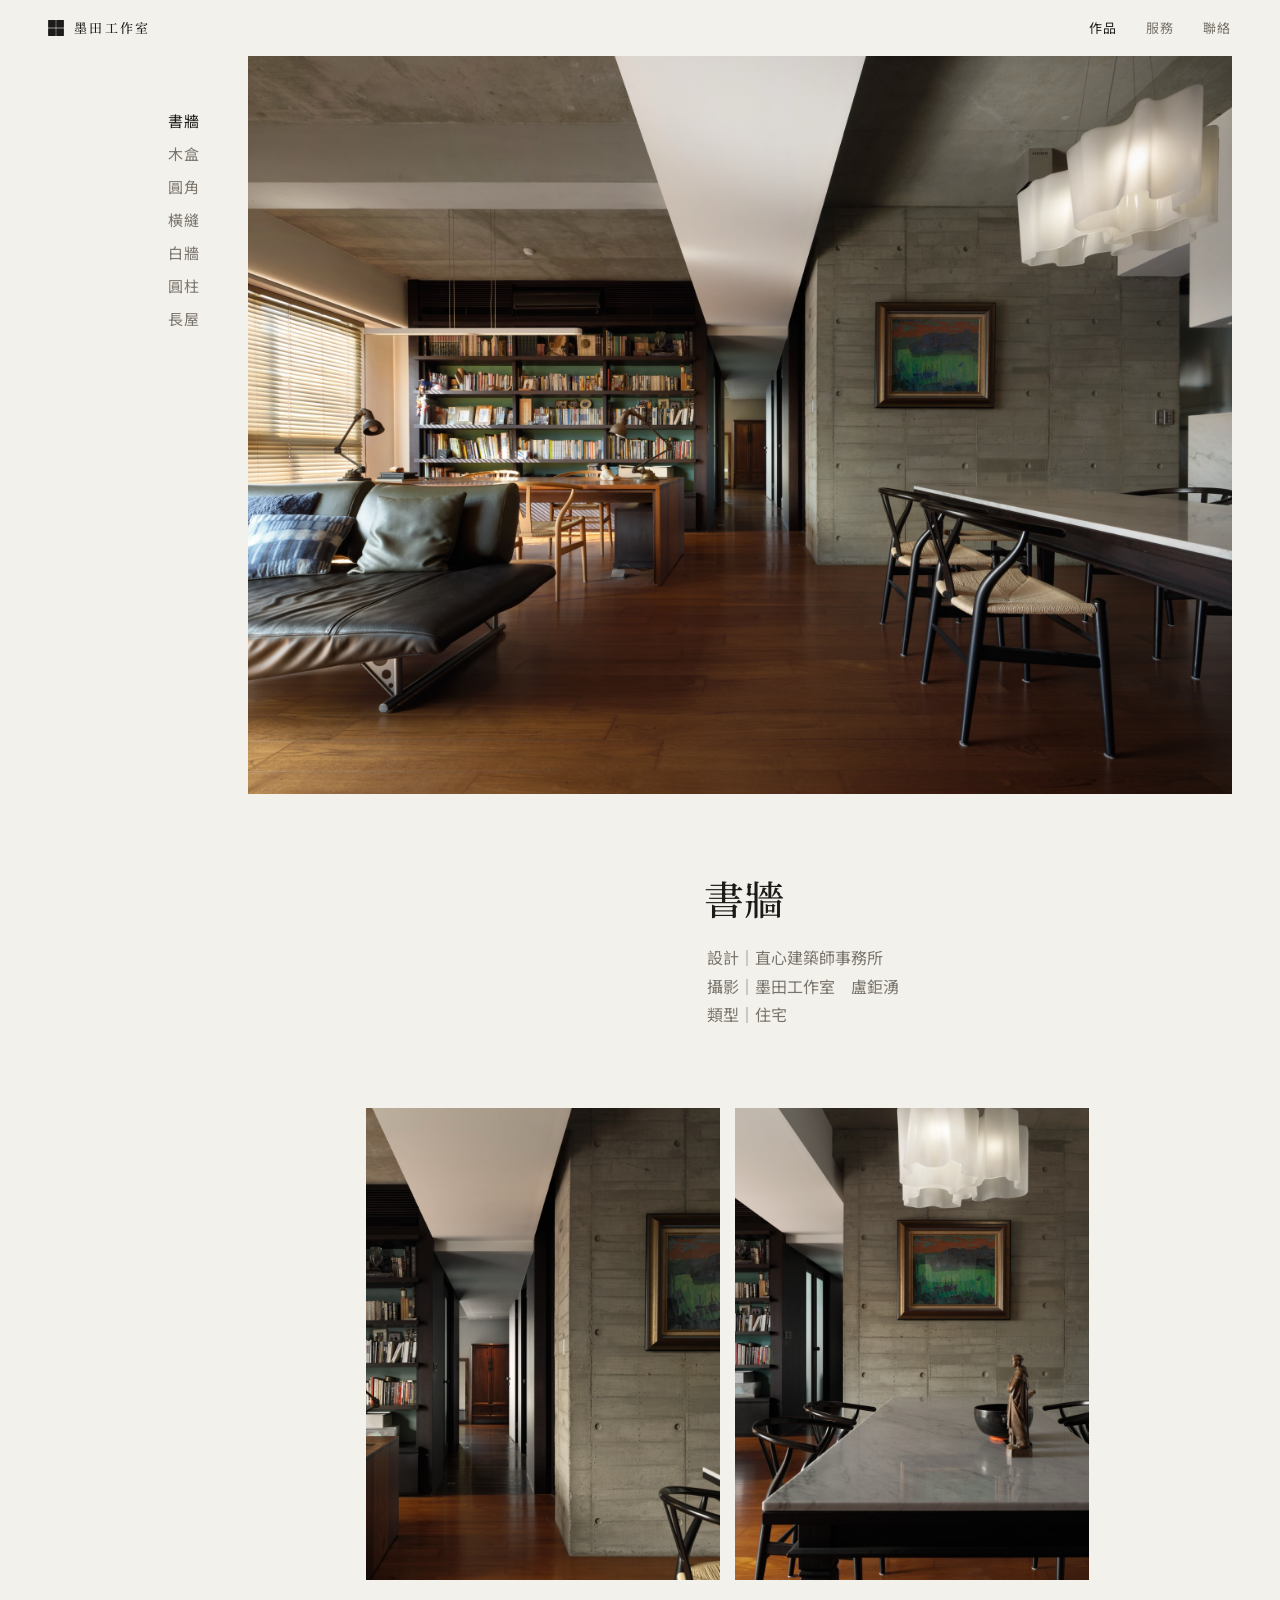
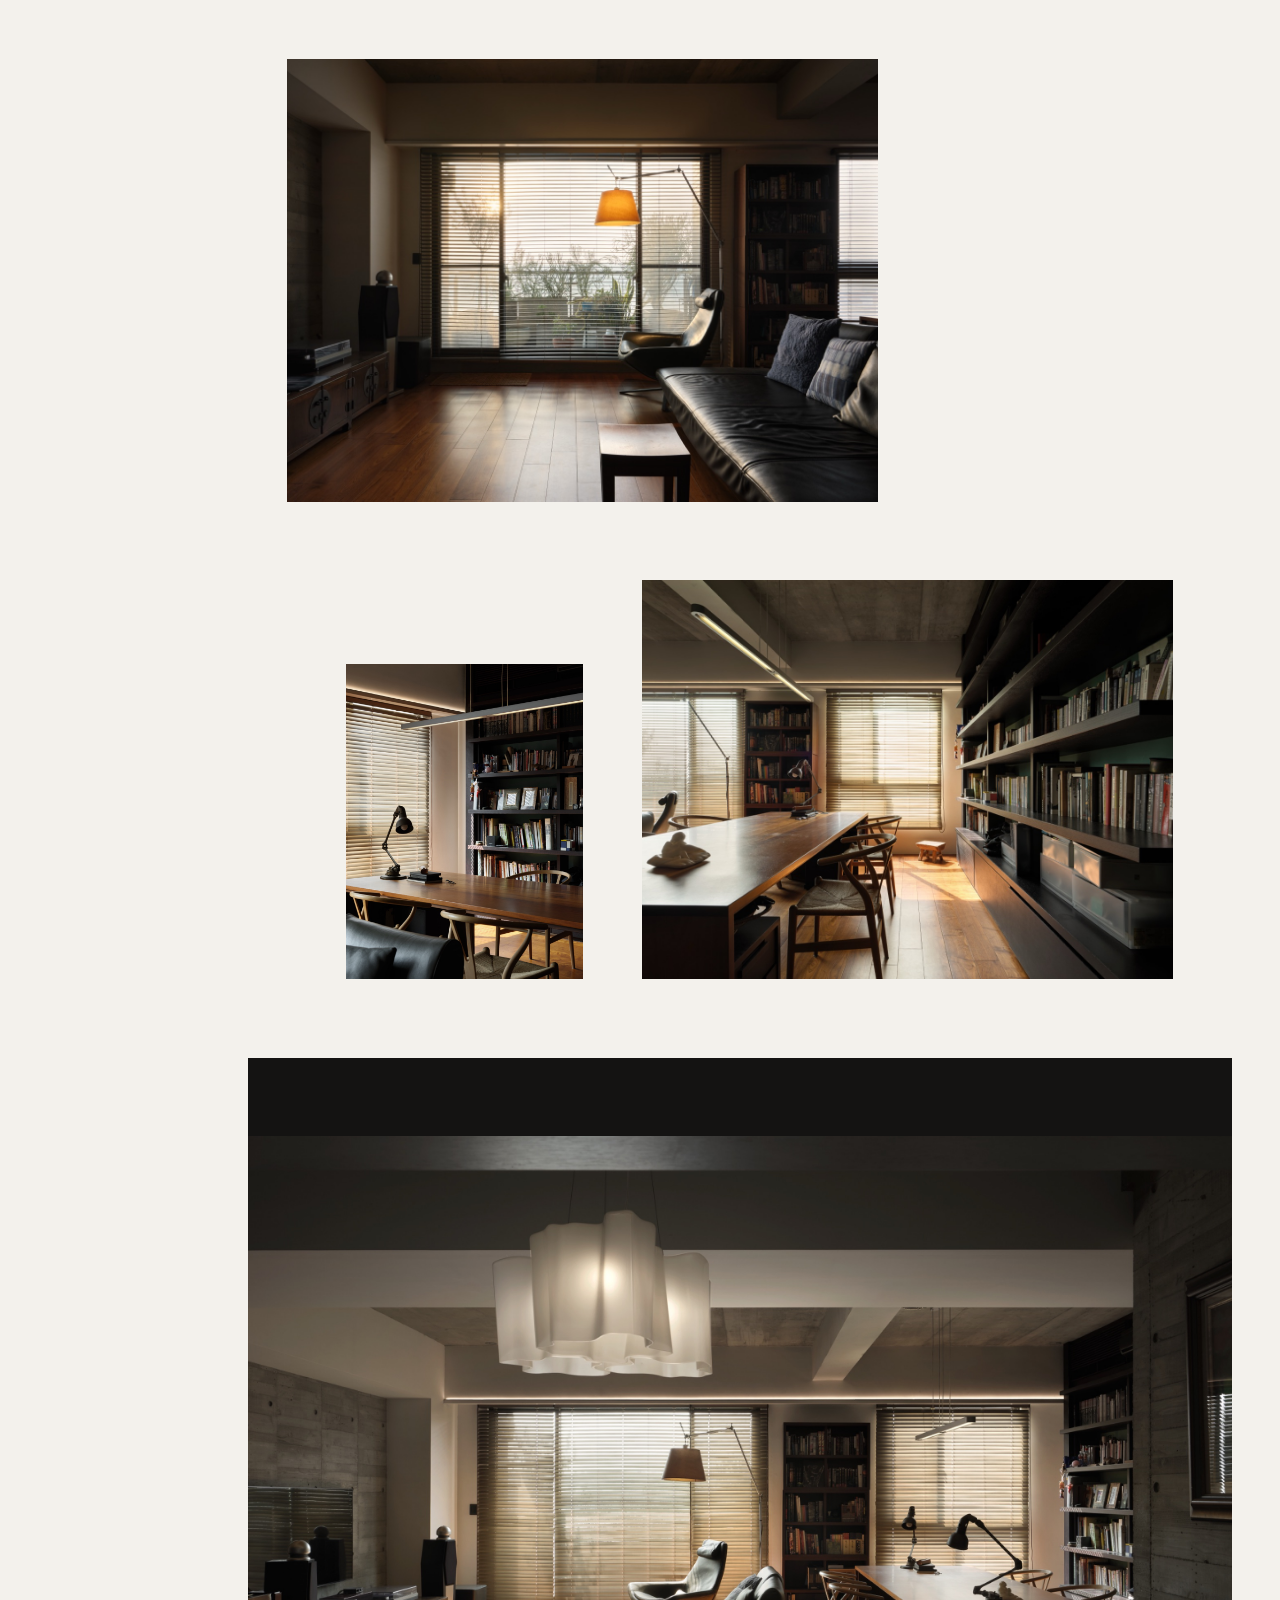
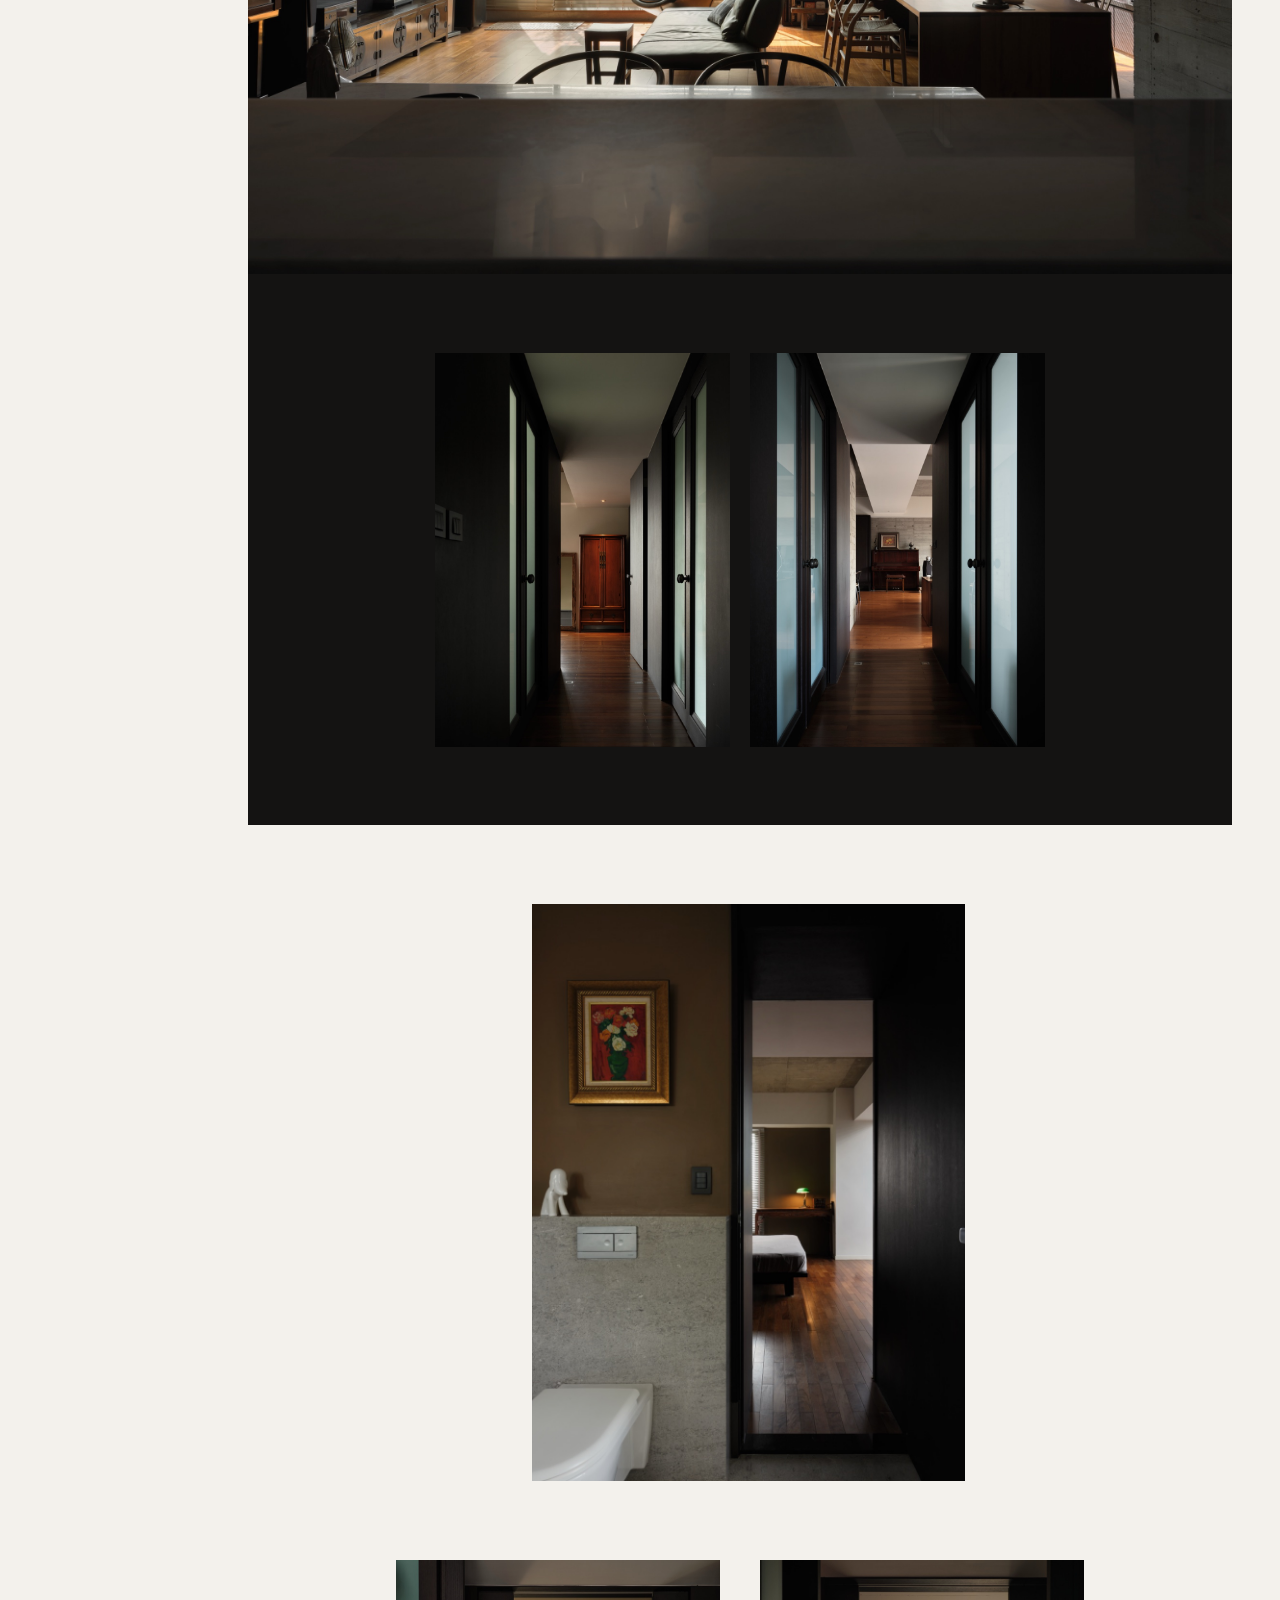
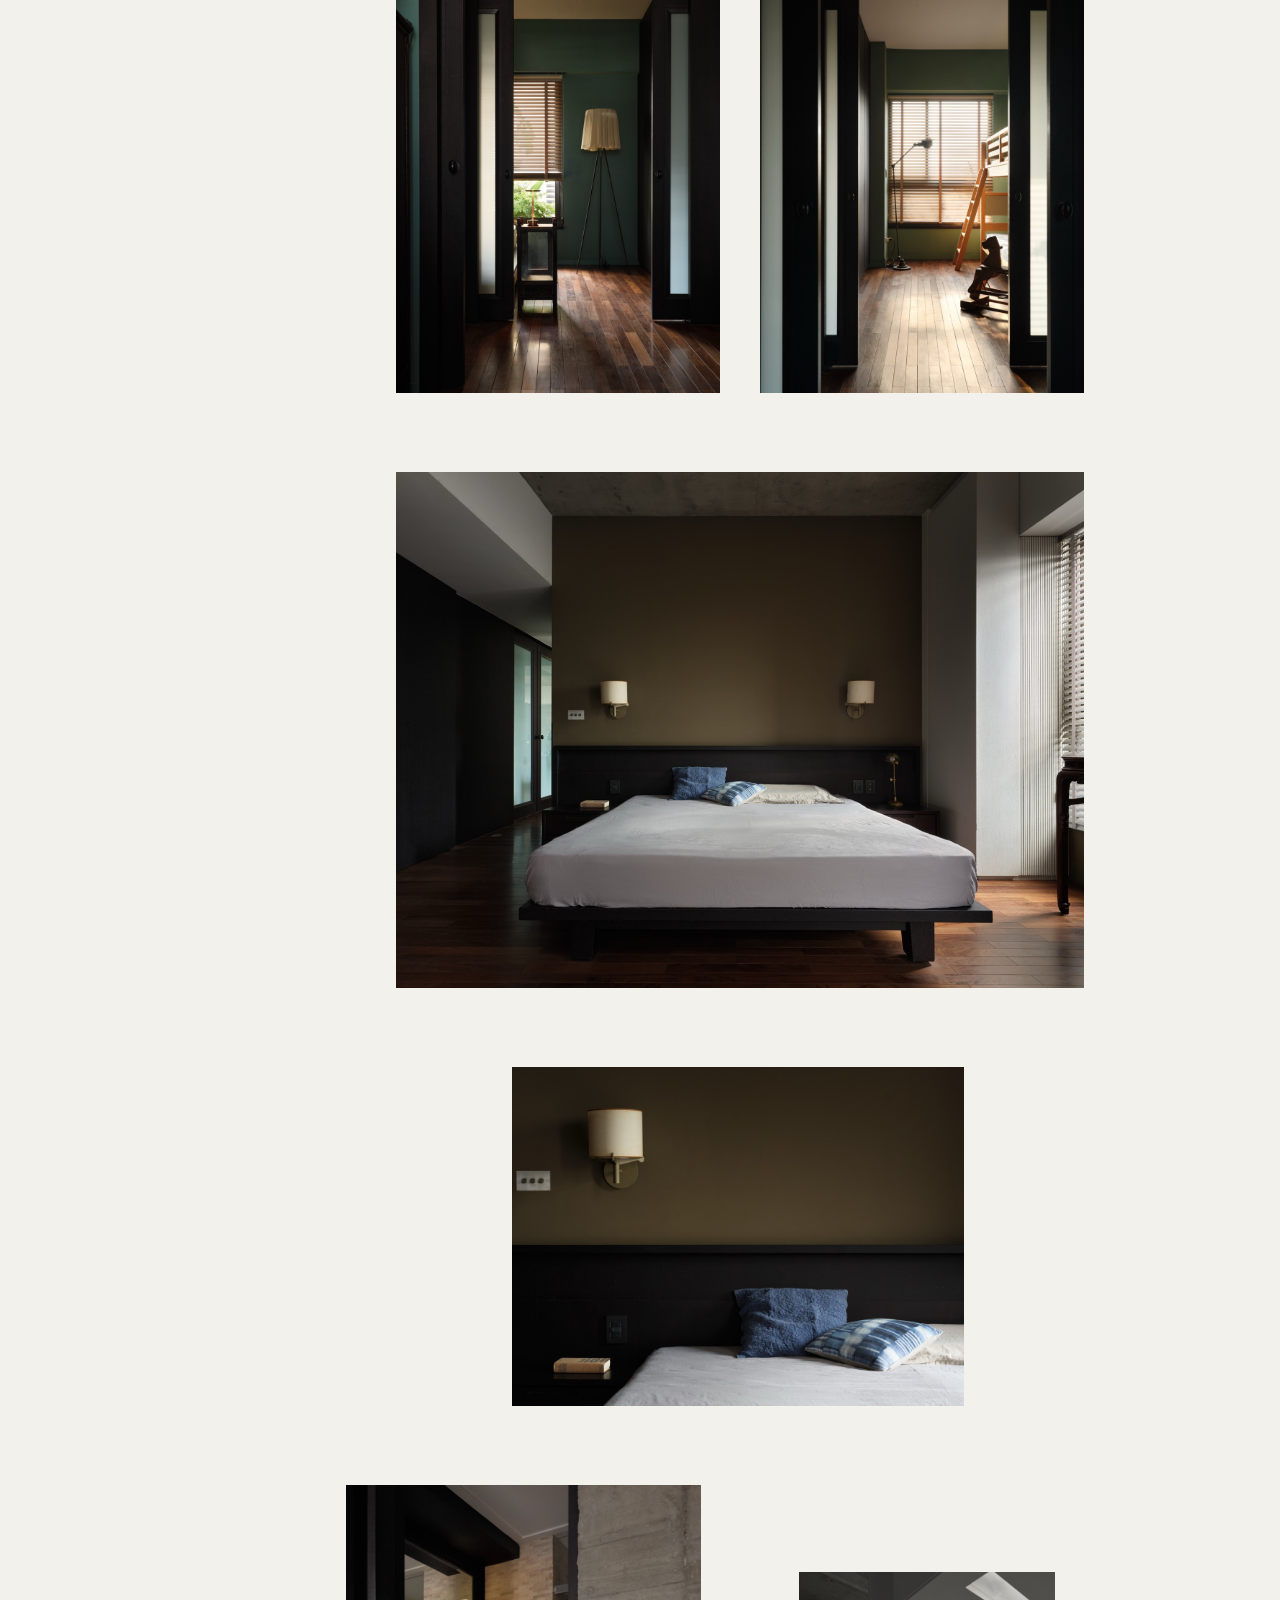
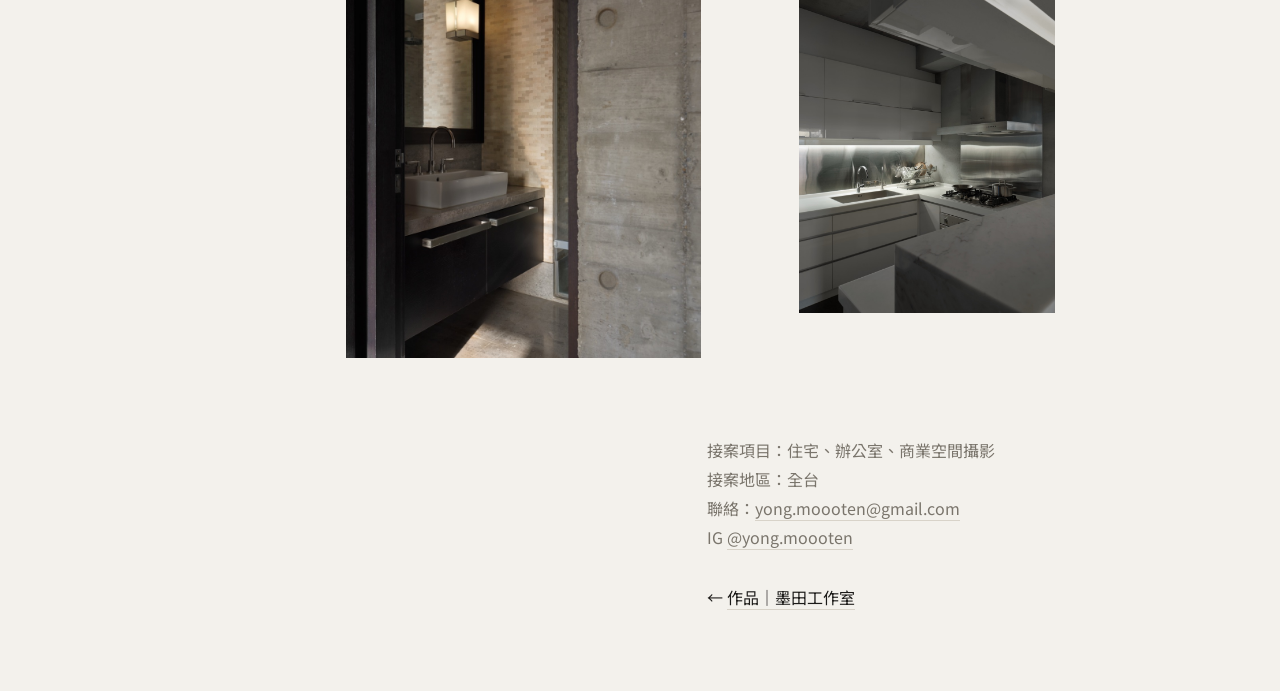
<file: cases/zhixin-architecture-and-poetry.html>
<!doctype html>
<html lang="zh-Hant">
<head>
<meta charset="utf-8">
<meta name="viewport" content="width=device-width, initial-scale=1">
<title>書牆｜直心建築師事務所｜室內設計攝影｜墨田工作室</title>
<meta name="description" content="直心建築師事務所設計的住宅「書牆」，室內設計攝影：墨田工作室。">
<link rel="preconnect" href="https://fonts.googleapis.com">
<link rel="preconnect" href="https://fonts.gstatic.com" crossorigin>
<link href="https://fonts.googleapis.com/css2?family=Noto+Sans+TC:wght@400;500&amp;family=Noto+Serif+TC:wght@500&amp;display=swap" rel="stylesheet">
<link rel="stylesheet" href="../style.css">
<link rel="stylesheet" href="../case-side.css">
<link rel="canonical" href="https://yong-moooten.github.io/cases/zhixin-architecture-and-poetry.html">
<meta property="og:type" content="article">
<meta property="og:site_name" content="墨田工作室">
<meta property="og:locale" content="zh_TW">
<meta property="og:title" content="書牆｜直心建築師事務所｜室內設計攝影｜墨田工作室">
<meta property="og:description" content="直心建築師事務所設計的住宅「書牆」，室內設計攝影：墨田工作室。">
<meta property="og:url" content="https://yong-moooten.github.io/cases/zhixin-architecture-and-poetry.html">
<meta property="og:image" content="https://yong-moooten.github.io/images/zhixin-279-1200.jpg">
<meta property="og:image:width" content="1200">
<meta property="og:image:height" content="900">
<meta property="og:image:alt" content="開放式公共區全景：左邊皮沙發與整面書牆，右邊清水模牆上掛油畫、大理石餐桌配黑色 Y 椅，中間一條白色天花帶分開兩區。">
<meta name="twitter:card" content="summary_large_image">
<script type="application/ld+json">{"@context": "https://schema.org", "@graph": [{"@type": "CreativeWork", "name": "書牆", "description": "直心建築師事務所設計的住宅「書牆」，室內設計攝影：墨田工作室。", "url": "https://yong-moooten.github.io/cases/zhixin-architecture-and-poetry.html", "image": ["https://yong-moooten.github.io/images/zhixin-279.jpg", "https://yong-moooten.github.io/images/zhixin-152.jpg", "https://yong-moooten.github.io/images/zhixin-141.jpg", "https://yong-moooten.github.io/images/zhixin-391.jpg", "https://yong-moooten.github.io/images/zhixin-157.jpg", "https://yong-moooten.github.io/images/zhixin-187.jpg", "https://yong-moooten.github.io/images/zhixin-228.jpg", "https://yong-moooten.github.io/images/zhixin-021.jpg", "https://yong-moooten.github.io/images/zhixin-073.jpg", "https://yong-moooten.github.io/images/zhixin-050.jpg", "https://yong-moooten.github.io/images/zhixin-005.jpg", "https://yong-moooten.github.io/images/zhixin-358.jpg", "https://yong-moooten.github.io/images/zhixin-055.jpg", "https://yong-moooten.github.io/images/zhixin-060.jpg", "https://yong-moooten.github.io/images/zhixin-347.jpg", "https://yong-moooten.github.io/images/zhixin-382.jpg"], "creator": {"@type": "Person", "name": "盧鉅湧"}, "publisher": {"@type": "Organization", "name": "墨田工作室", "url": "https://yong-moooten.github.io/"}, "contributor": {"@type": "Organization", "name": "直心建築師事務所"}, "genre": "室內設計攝影"}, {"@type": "BreadcrumbList", "itemListElement": [{"@type": "ListItem", "position": 1, "name": "室內設計攝影", "item": "https://yong-moooten.github.io/"}, {"@type": "ListItem", "position": 2, "name": "書牆", "item": "https://yong-moooten.github.io/cases/zhixin-architecture-and-poetry.html"}]}]}</script>
</head>
<body class="page-case" data-case="zhixin-architecture-and-poetry">
<header class="top">
  <a class="name" href="../index.html"><img class="logo" src="../images/logo.png" width="16" height="16" alt="">墨田工作室</a>
  <nav><a href="../work.html" aria-current="page">作品</a><a href="../services.html">服務</a><a href="../contact.html">聯絡</a></nav>
</header>
<div class="case-shell">
<aside class="side-index">
  <ul class="index">
    <li><a href="zhixin-architecture-and-poetry.html" aria-current="page">書牆</a></li>
    <li><a href="shixing-zhongli.html">木盒</a></li>
    <li><a href="disuo-zhudong.html">圓角</a></li>
    <li><a href="zhixu-new-tokyo.html">橫縫</a></li>
    <li><a href="shixing-vienna.html">白牆</a></li>
    <li><a href="jaidian-yuanzhu.html">圓柱</a></li>
    <li><a href="paizhu-studio.html">長屋</a></li>
  </ul>
</aside>
<main class="case-main">

<!-- b1 -->
<div class="bleed b1"><img src="../images/zhixin-279.jpg" srcset="../images/zhixin-279-1200.jpg 1200w, ../images/zhixin-279.jpg 2400w" sizes="100vw" width="2400" height="1800" alt="開放式公共區全景：左邊皮沙發與整面書牆，右邊清水模牆上掛油畫、大理石餐桌配黑色 Y 椅，中間一條白色天花帶分開兩區。" decoding="async"></div>

<!-- title: left edge pinned to the white ceiling band in b1, measured at the band's
     bottom-most row (36.2% of image height): x = 46.6% of the bleed image -->
<header class="row case-title">
  <div class="cell band-line" style="--l:46.6;--w:34">
    <h1>書牆</h1>
    <ul class="meta">
      <li>設計｜直心建築師事務所</li>
      <li>攝影｜墨田工作室　盧鉅湧</li>
      <li>類型｜住宅</li>
    </ul>
  </div>
</header>

<!-- b2: top-aligned pair -->
<section class="row b2">
  <div class="cell " style="--l:12;--w:36"><img src="../images/zhixin-152.jpg" srcset="../images/zhixin-152-1200.jpg 900w, ../images/zhixin-152.jpg 1800w" sizes="(max-width: 899px) calc(100vw - 32px), min(36vw, 576px)" width="1800" height="2400" alt="書牆與清水模牆之間的深廊，盡頭是一座紅木古櫃，右側牆上的油畫被畫面切掉一半。" loading="lazy" decoding="async"></div>
  <div class="cell " style="--l:49.5;--w:36"><img src="../images/zhixin-141.jpg" srcset="../images/zhixin-141-1200.jpg 900w, ../images/zhixin-141.jpg 1800w" sizes="(max-width: 899px) calc(100vw - 32px), min(36vw, 576px)" width="1800" height="2400" alt="清水模牆上的油畫，前景是白色大理石餐桌、銅製聖像與黑色缽，上方懸著白色雲朵狀吊燈。" loading="lazy" decoding="async"></div>
</section>

<!-- b3: caption removed 2026-11-17 (Lu) -->
<section class="row b3">
  <div class="cell " style="--l:4;--w:60"><img src="../images/zhixin-391.jpg" srcset="../images/zhixin-391-1200.jpg 1200w, ../images/zhixin-391.jpg 2400w" sizes="(max-width: 899px) calc(100vw - 32px), min(60vw, 960px)" width="2400" height="1800" alt="夕陽從木百葉透進客廳，窗外有植栽，橘色立燈旁是一張黑色皮躺椅與皮沙發。" loading="lazy" decoding="async"></div>
</section>

<!-- b4: bottom-aligned pair -->
<section class="row b4 align-bottom">
  <div class="cell " style="--l:10;--w:24"><img src="../images/zhixin-157.jpg" srcset="../images/zhixin-157-1200.jpg 900w, ../images/zhixin-157.jpg 1800w" sizes="(max-width: 899px) calc(100vw - 32px), min(24vw, 384px)" width="1800" height="2400" alt="書桌上的黑色檯燈，背後是透光的木百葉與整面書架，前景是 Y 椅椅背。" loading="lazy" decoding="async"></div>
  <div class="cell " style="--l:40;--w:54"><img src="../images/zhixin-187.jpg" srcset="../images/zhixin-187-1200.jpg 1200w, ../images/zhixin-187.jpg 2400w" sizes="(max-width: 899px) calc(100vw - 32px), min(54vw, 864px)" width="2400" height="1800" alt="長書桌與整面書牆，陽光從百葉窗斜照進來，在木地板上留下一道光。" loading="lazy" decoding="async"></div>
</section>

<!-- dark-start -->
<div class="dark">
  <!-- b5 -->
  <div class="bleed b5"><img src="../images/zhixin-228.jpg" srcset="../images/zhixin-228-1200.jpg 1200w, ../images/zhixin-228.jpg 2400w" sizes="100vw" width="2400" height="1800" alt="從廚房檯面望出去的框景：白色雲朵吊燈下是客廳、皮躺椅、長書桌與兩扇透光百葉窗。" loading="lazy" decoding="async"></div>
  <!-- b6: top-aligned pair -->
  <section class="row b6">
    <div class="cell " style="--l:19;--w:30"><img src="../images/zhixin-021.jpg" srcset="../images/zhixin-021-1200.jpg 900w, ../images/zhixin-021.jpg 1800w" sizes="(max-width: 899px) calc(100vw - 32px), min(30vw, 480px)" width="1800" height="2400" alt="深色走廊兩側是霧面玻璃拉門，盡頭一座紅木古櫃。" loading="lazy" decoding="async"></div>
    <div class="cell " style="--l:51;--w:30"><img src="../images/zhixin-073.jpg" srcset="../images/zhixin-073-1200.jpg 900w, ../images/zhixin-073.jpg 1800w" sizes="(max-width: 899px) calc(100vw - 32px), min(30vw, 480px)" width="1800" height="2400" alt="同一條走廊的反方向：兩側霧面玻璃拉門，盡頭是清水模牆前的鋼琴。" loading="lazy" decoding="async"></div>
  </section>
</div>
<!-- dark-end -->

<!-- b7: photo's 48% line on page centre -->
<section class="row b7">
  <div class="cell " style="--l:28.9;--w:44"><img src="../images/zhixin-050.jpg" srcset="../images/zhixin-050-1200.jpg 900w, ../images/zhixin-050.jpg 1800w" sizes="(max-width: 899px) calc(100vw - 32px), min(44vw, 704px)" width="1800" height="2400" alt="左半是浴室：棕色牆上的花卉油畫、白色小雕塑、灰色石材牆與壁掛馬桶；右半從門口望進臥室，床與桌上的綠色檯燈。" loading="lazy" decoding="async"></div>
</section>

<!-- b8: top-aligned pair -->
<section class="row b8">
  <div class="cell " style="--l:15;--w:33"><img src="../images/zhixin-005.jpg" srcset="../images/zhixin-005-1200.jpg 900w, ../images/zhixin-005.jpg 1800w" sizes="(max-width: 899px) calc(100vw - 32px), min(33vw, 528px)" width="1800" height="2400" alt="兩扇黑色木框拉門之間，望進綠牆房間：木百葉窗、皺褶燈罩立燈與古董小几。" loading="lazy" decoding="async"></div>
  <div class="cell " style="--l:52;--w:33"><img src="../images/zhixin-358.jpg" srcset="../images/zhixin-358-1200.jpg 900w, ../images/zhixin-358.jpg 1800w" sizes="(max-width: 899px) calc(100vw - 32px), min(33vw, 528px)" width="1800" height="2400" alt="同樣的黑色拉門框景，房內是木製上下舖、梯子與一隻木馬，陽光落在木地板上。" loading="lazy" decoding="async"></div>
</section>

<!-- b9 -->
<section class="row b9">
  <div class="cell " style="--l:15;--w:70"><img src="../images/zhixin-055.jpg" srcset="../images/zhixin-055-1200.jpg 1200w, ../images/zhixin-055.jpg 2400w" sizes="(max-width: 899px) calc(100vw - 32px), min(70vw, 1120px)" width="2400" height="1800" alt="主臥正面：深棕色牆上一對壁燈，深色木作床頭板與低矮的床，右側是百葉窗與古董邊几。" loading="lazy" decoding="async"></div>
</section>

<!-- b10: lamp directly under b9's left lamp -->
<section class="row b10">
  <div class="cell " style="--l:26.8;--w:46"><img src="../images/zhixin-060.jpg" srcset="../images/zhixin-060-1200.jpg 1200w, ../images/zhixin-060.jpg 2400w" sizes="(max-width: 899px) calc(100vw - 32px), min(46vw, 736px)" width="2400" height="1800" alt="床頭特寫：布面燈罩壁燈、黃銅開關，深色床頭板前放著藍色拼布抱枕與一本書。" loading="lazy" decoding="async"></div>
</section>

<!-- b11: second image pushed down 8.8% cw so both counters share one line -->
<section class="row b11">
  <div class="cell " style="--l:10;--w:36"><img src="../images/zhixin-347.jpg" srcset="../images/zhixin-347-1200.jpg 900w, ../images/zhixin-347.jpg 1800w" sizes="(max-width: 899px) calc(100vw - 32px), min(36vw, 576px)" width="1800" height="2400" alt="從清水模牆邊望進浴室：深色浴櫃、白色方形面盆、米色馬賽克磚牆與方形壁燈。" loading="lazy" decoding="async"></div>
  <div class="cell offset" style="--l:56;--w:26;--t:8.8"><img src="../images/zhixin-382.jpg" srcset="../images/zhixin-382-1200.jpg 900w, ../images/zhixin-382.jpg 1800w" sizes="(max-width: 899px) calc(100vw - 32px), min(26vw, 416px)" width="1800" height="2400" alt="白色廚房：不鏽鋼背牆與抽油煙機，前景是白色大理石檯面。" loading="lazy" decoding="async"></div>
</section>

<!-- ending: same left line as the title block -->
<aside class="row case-closing">
  <ul class="cell band-line" style="--l:46.6;--w:34">
    <li>接案項目：住宅、辦公室、商業空間攝影</li>
    <li>接案地區：全台</li>
    <li>聯絡：<a href="mailto:yong.moooten@gmail.com">yong.moooten@gmail.com</a>　<span class="nowrap">IG <a href="https://www.instagram.com/yong.moooten/">@yong.moooten</a></span></li>
  </ul>
</aside>

<nav class="row case-end">
  <p class="cell band-line" style="--l:46.6;--w:34">← <a href="../work.html">作品｜墨田工作室</a></p>
</nav>

</main>
</div>
</body>
</html>
</file>
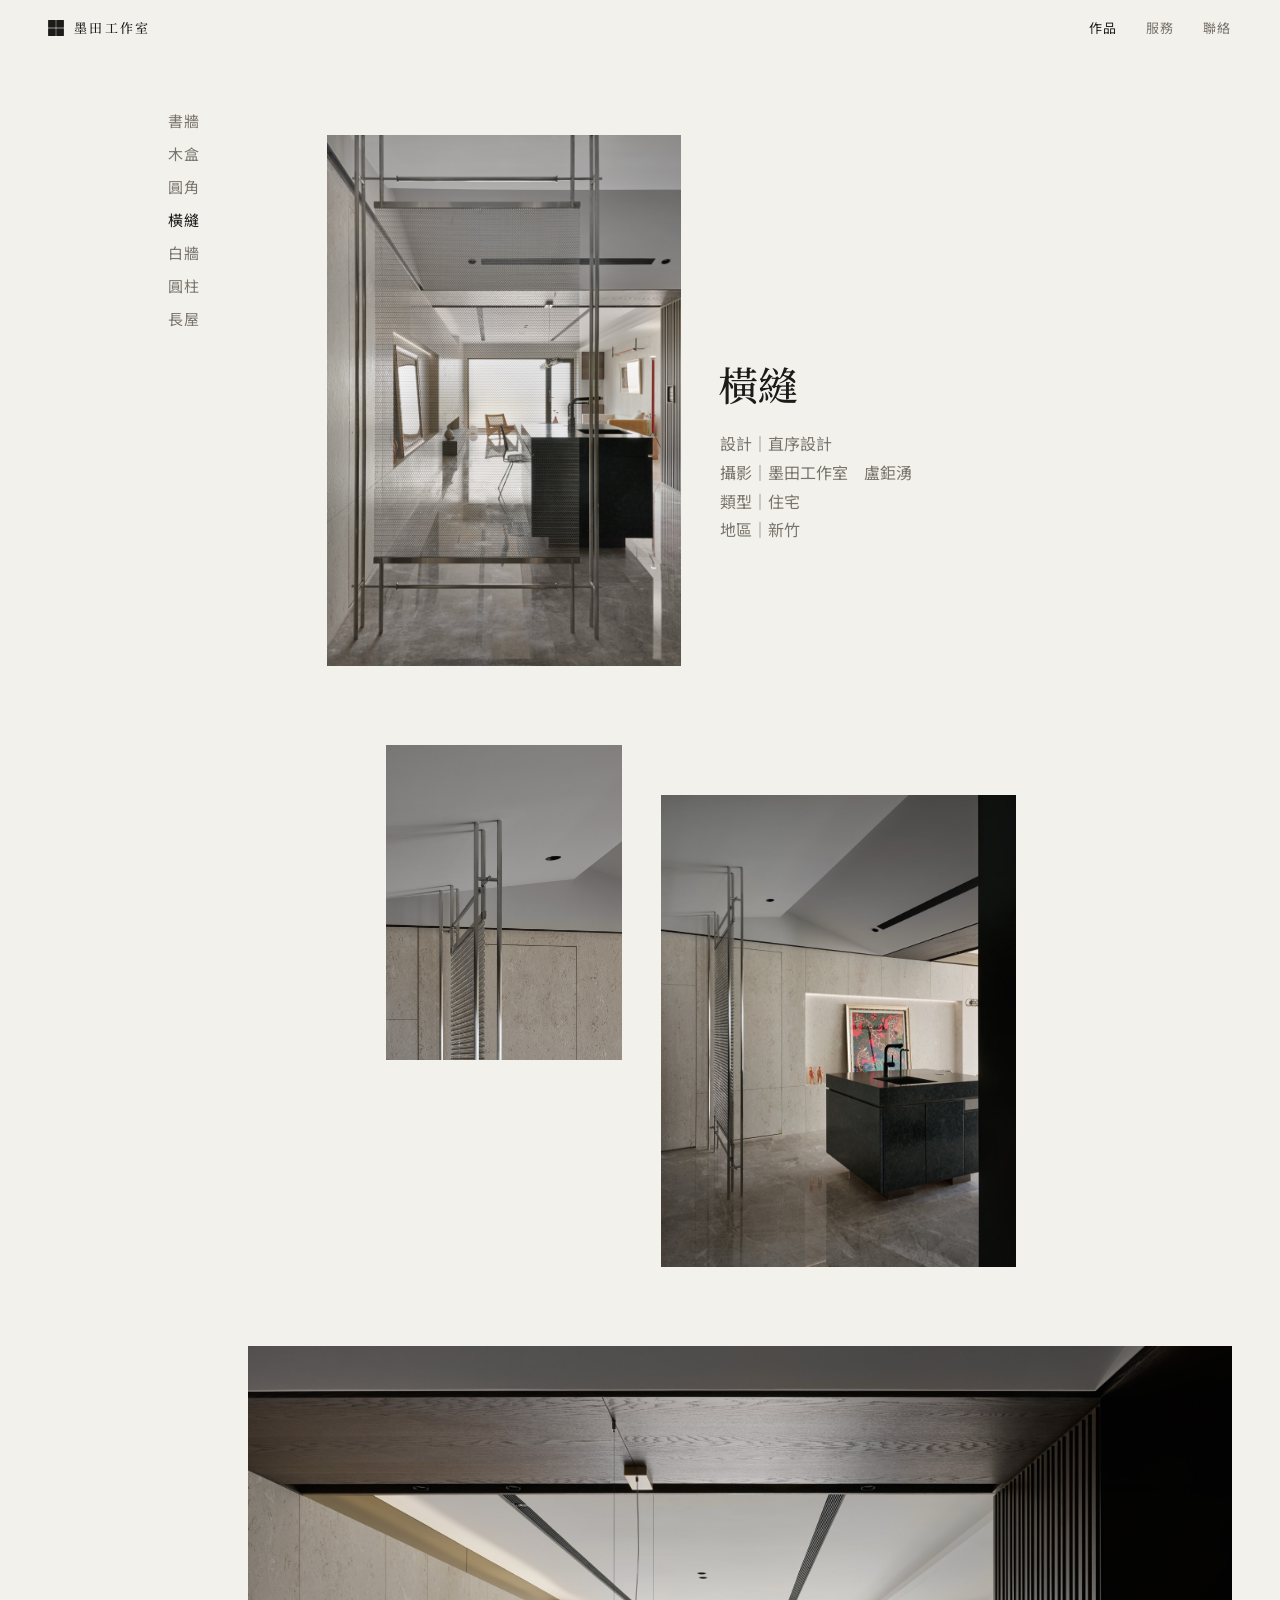
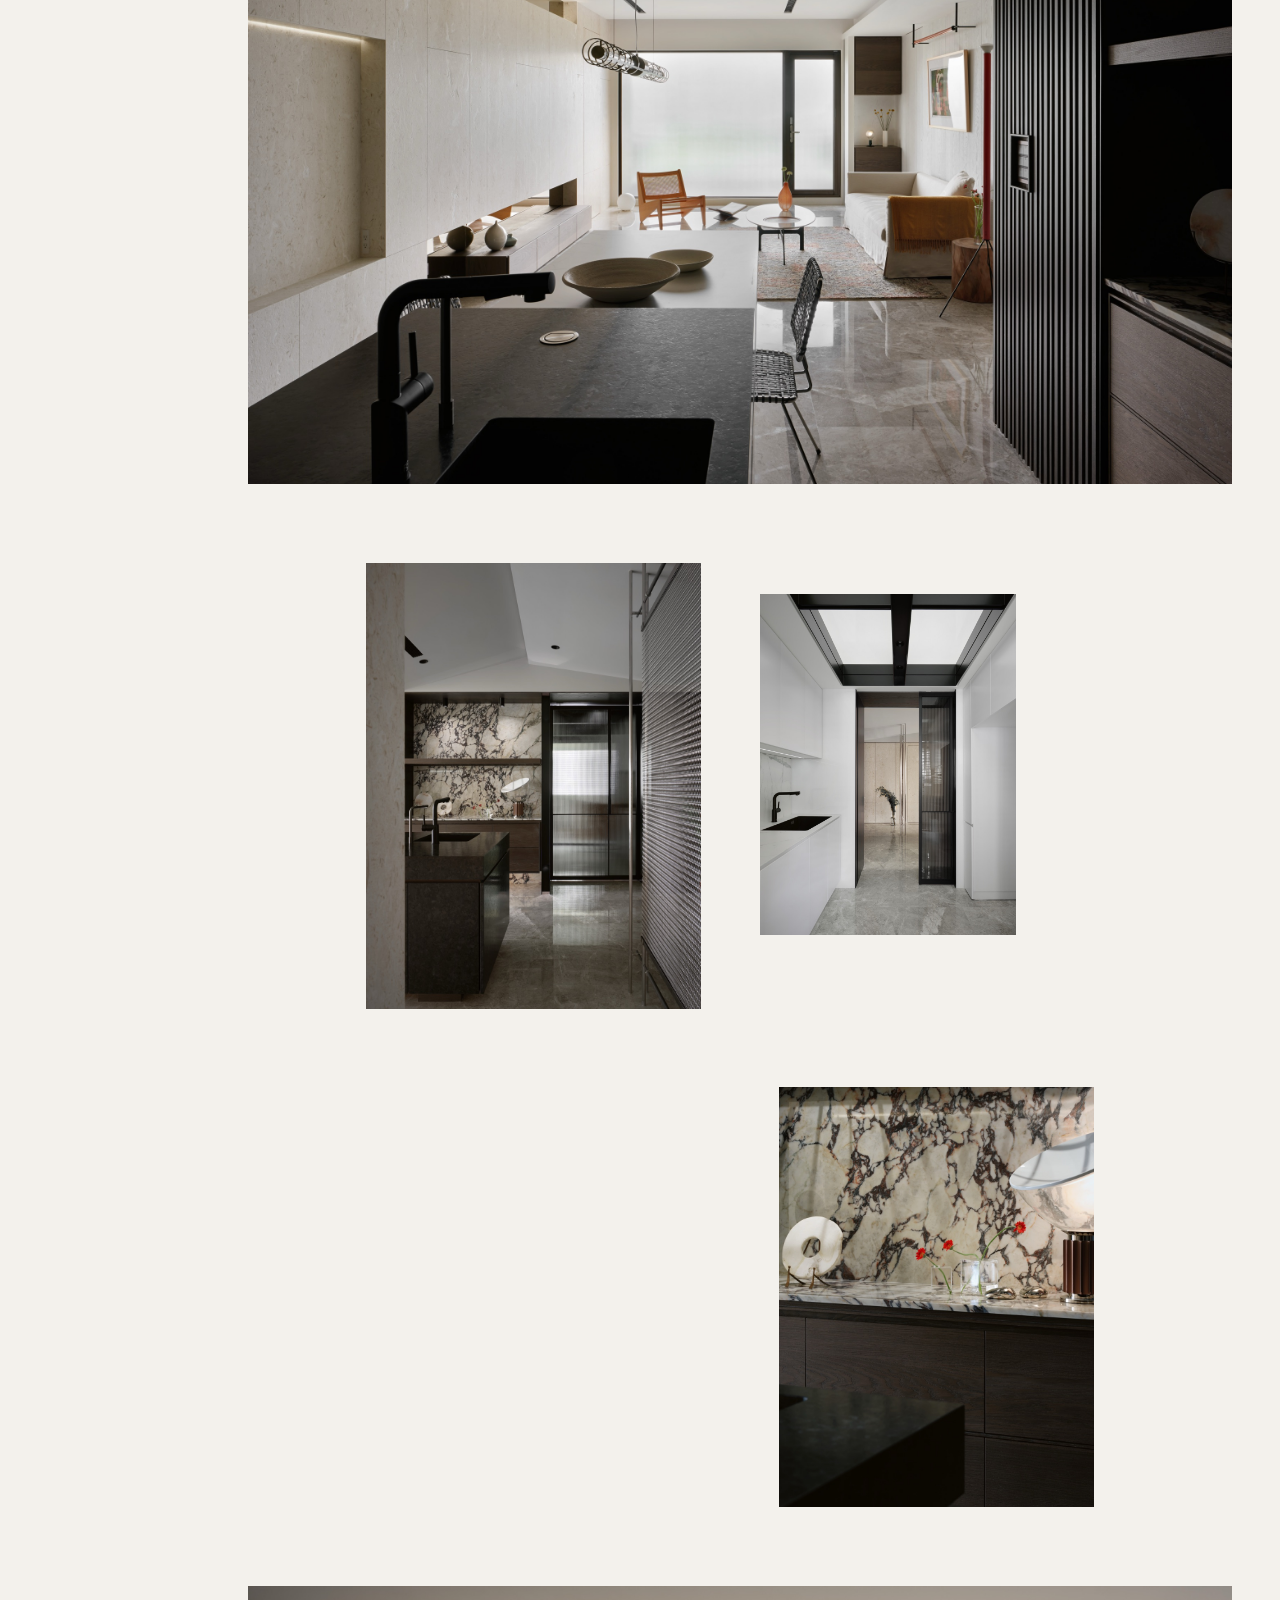
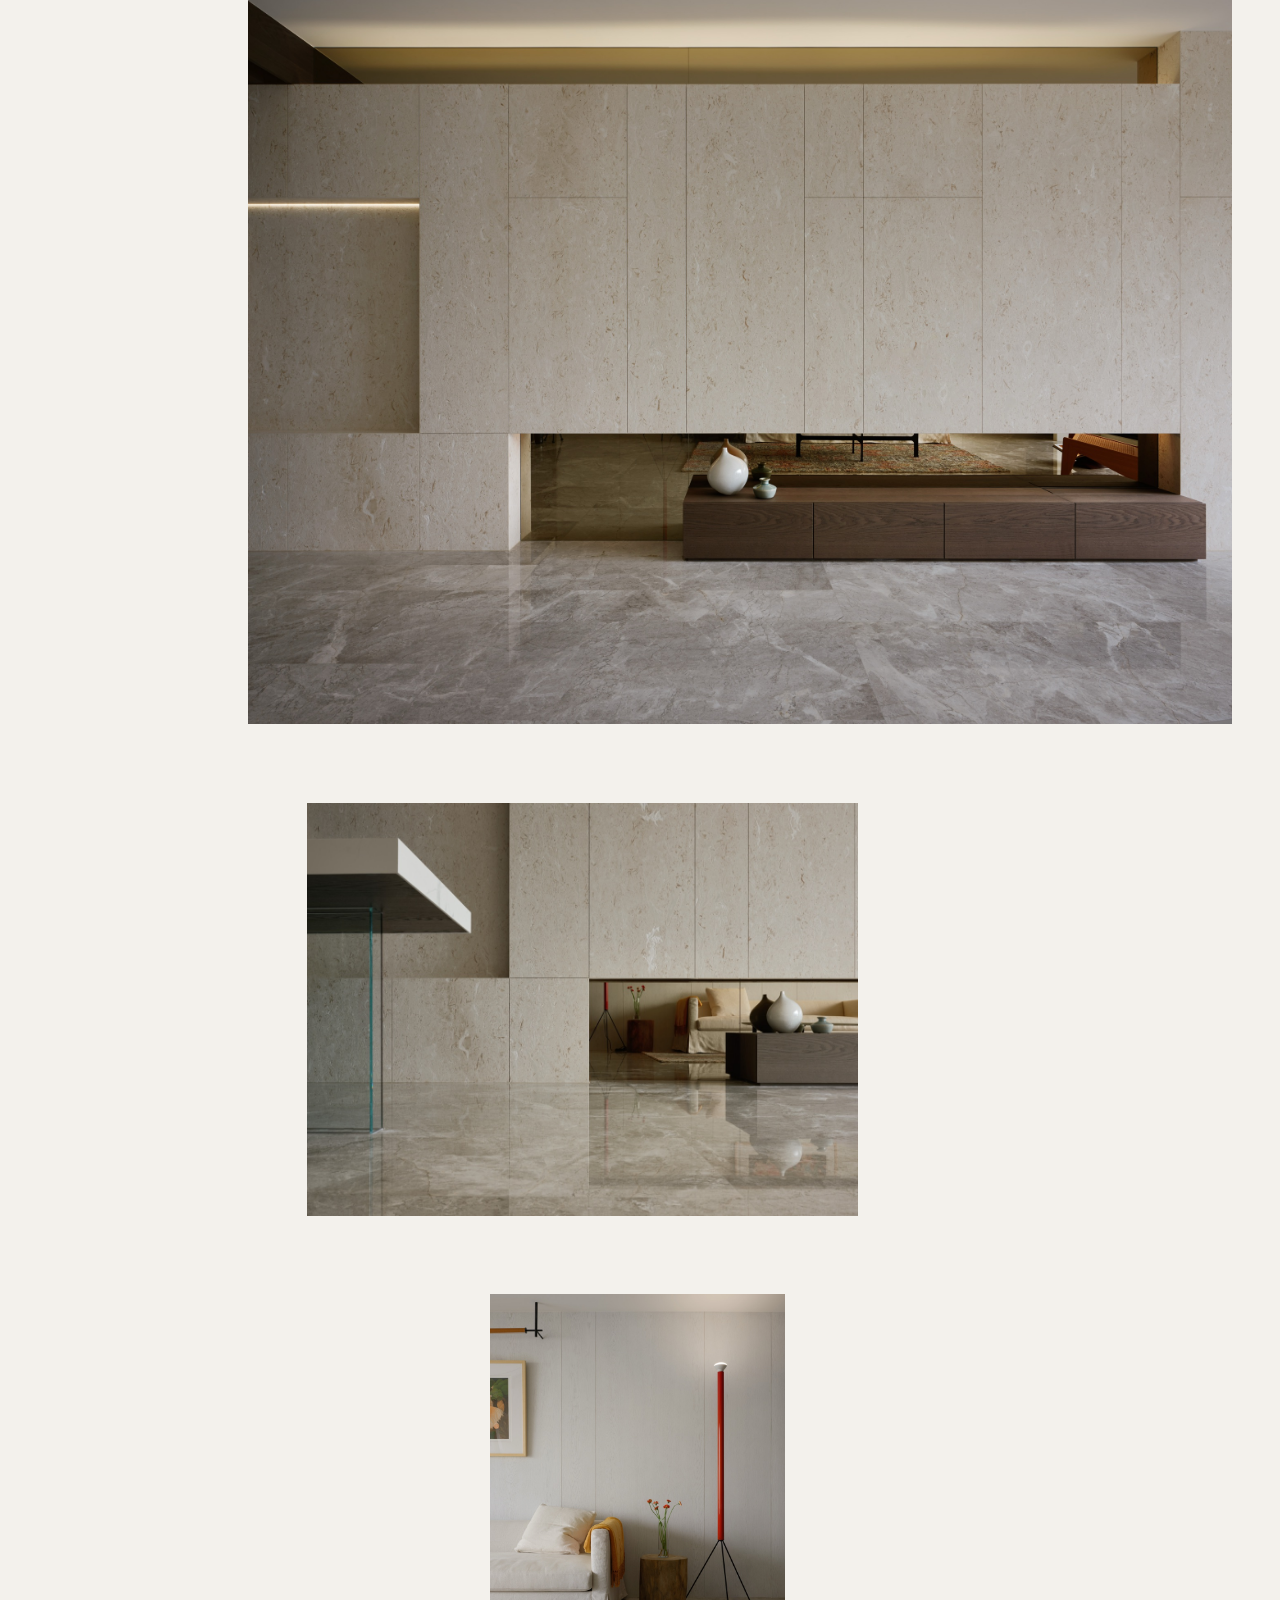
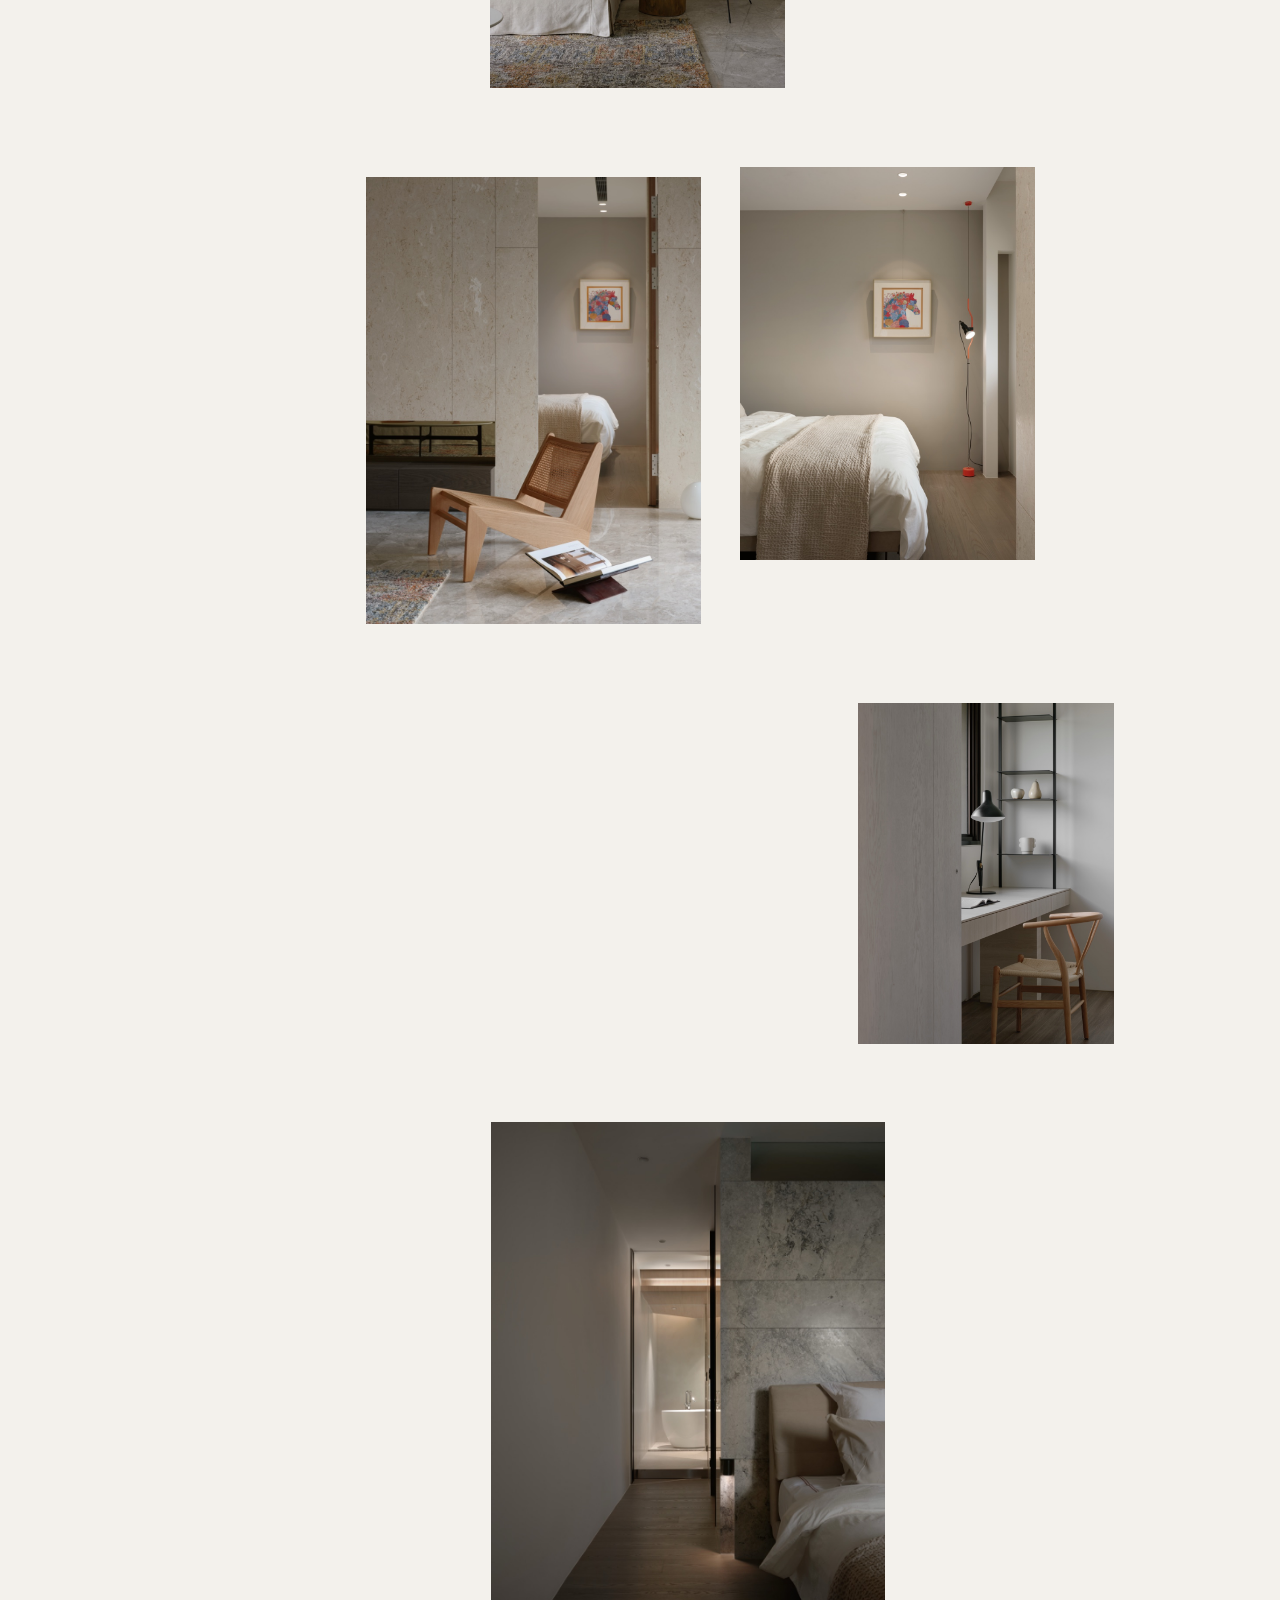
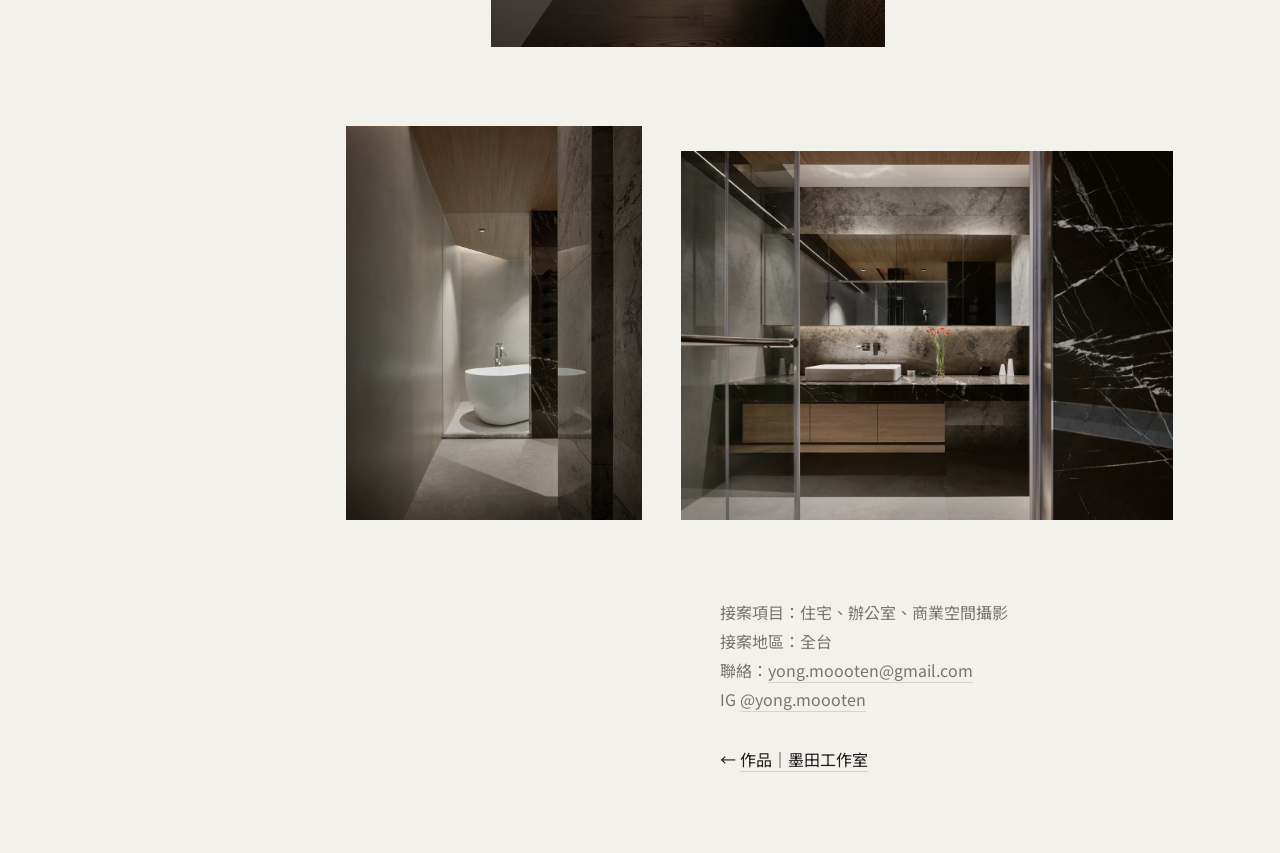
<file: cases/zhixu-new-tokyo.html>
<!doctype html>
<html lang="zh-Hant">
<head>
<meta charset="utf-8">
<meta name="viewport" content="width=device-width, initial-scale=1">
<title>橫縫｜直序設計｜室內設計攝影｜墨田工作室</title>
<meta name="description" content="直序設計的新竹住宅「橫縫」，室內設計攝影：墨田工作室。">
<link rel="preconnect" href="https://fonts.googleapis.com">
<link rel="preconnect" href="https://fonts.gstatic.com" crossorigin>
<link href="https://fonts.googleapis.com/css2?family=Noto+Sans+TC:wght@400;500&amp;family=Noto+Serif+TC:wght@500&amp;display=swap" rel="stylesheet">
<link rel="stylesheet" href="../style.css">
<link rel="stylesheet" href="../case-side.css">
<link rel="canonical" href="https://yong-moooten.github.io/cases/zhixu-new-tokyo.html">
<meta property="og:type" content="article">
<meta property="og:site_name" content="墨田工作室">
<meta property="og:locale" content="zh_TW">
<meta property="og:title" content="橫縫｜直序設計｜室內設計攝影｜墨田工作室">
<meta property="og:description" content="直序設計的新竹住宅「橫縫」，室內設計攝影：墨田工作室。">
<meta property="og:url" content="https://yong-moooten.github.io/cases/zhixu-new-tokyo.html">
<meta property="og:image" content="https://yong-moooten.github.io/images/zhixu-9747-1200.jpg">
<meta property="og:image:width" content="800">
<meta property="og:image:height" content="1200">
<meta property="og:image:alt" content="隔著一片掛在金屬管架上的金屬網，看見黑色石材中島、玻璃腳餐桌與客廳，盡頭是一整面霧面玻璃窗。">
<meta name="twitter:card" content="summary_large_image">
<script type="application/ld+json">{"@context": "https://schema.org", "@graph": [{"@type": "CreativeWork", "name": "橫縫", "description": "直序設計的新竹住宅「橫縫」，室內設計攝影：墨田工作室。", "url": "https://yong-moooten.github.io/cases/zhixu-new-tokyo.html", "image": ["https://yong-moooten.github.io/images/zhixu-9747.jpg", "https://yong-moooten.github.io/images/zhixu-9798.jpg", "https://yong-moooten.github.io/images/zhixu-9795.jpg", "https://yong-moooten.github.io/images/zhixu-9812.jpg", "https://yong-moooten.github.io/images/zhixu-9817.jpg", "https://yong-moooten.github.io/images/zhixu-0034.jpg", "https://yong-moooten.github.io/images/zhixu-9825.jpg", "https://yong-moooten.github.io/images/zhixu-9957.jpg", "https://yong-moooten.github.io/images/zhixu-9936.jpg", "https://yong-moooten.github.io/images/zhixu-0194.jpg", "https://yong-moooten.github.io/images/zhixu-0075.jpg", "https://yong-moooten.github.io/images/zhixu-0087.jpg", "https://yong-moooten.github.io/images/zhixu-0044.jpg", "https://yong-moooten.github.io/images/zhixu-0096.jpg", "https://yong-moooten.github.io/images/zhixu-0119.jpg", "https://yong-moooten.github.io/images/zhixu-0142.jpg"], "creator": {"@type": "Person", "name": "盧鉅湧"}, "publisher": {"@type": "Organization", "name": "墨田工作室", "url": "https://yong-moooten.github.io/"}, "contributor": {"@type": "Organization", "name": "直序設計"}, "genre": "室內設計攝影"}, {"@type": "BreadcrumbList", "itemListElement": [{"@type": "ListItem", "position": 1, "name": "室內設計攝影", "item": "https://yong-moooten.github.io/"}, {"@type": "ListItem", "position": 2, "name": "橫縫", "item": "https://yong-moooten.github.io/cases/zhixu-new-tokyo.html"}]}]}</script>
</head>
<body class="page-case" data-case="zhixu-new-tokyo">
<header class="top">
  <a class="name" href="../index.html"><img class="logo" src="../images/logo.png" width="16" height="16" alt="">墨田工作室</a>
  <nav><a href="../work.html" aria-current="page">作品</a><a href="../services.html">服務</a><a href="../contact.html">聯絡</a></nav>
</header>
<div class="case-shell">
<aside class="side-index">
  <ul class="index">
    <li><a href="zhixin-architecture-and-poetry.html">書牆</a></li>
    <li><a href="shixing-zhongli.html">木盒</a></li>
    <li><a href="disuo-zhudong.html">圓角</a></li>
    <li><a href="zhixu-new-tokyo.html" aria-current="page">橫縫</a></li>
    <li><a href="shixing-vienna.html">白牆</a></li>
    <li><a href="jaidian-yuanzhu.html">圓柱</a></li>
    <li><a href="paizhu-studio.html">長屋</a></li>
  </ul>
</aside>
<main class="case-main">

<!-- b1 + title: the title sits right of b1, its top on the frosted window's top frame (22.8% cw below b1's top);
     b2 starts below whichever of the two ends lower (grid row height) -->
<section class="row case-title">
  <div class="cell" style="--l:8;--w:36"><img src="../images/zhixu-9747.jpg" srcset="../images/zhixu-9747-1200.jpg 800w, ../images/zhixu-9747.jpg 1600w" sizes="(max-width: 899px) calc(100vw - 32px), min(36vw, 576px)" width="1600" height="2400" alt="隔著一片掛在金屬管架上的金屬網，看見黑色石材中島、玻璃腳餐桌與客廳，盡頭是一整面霧面玻璃窗。" decoding="async"></div>
  <div class="cell offset" style="--l:48;--w:34;--t:22.8">
    <h1>橫縫</h1>
    <ul class="meta">
      <li>設計｜直序設計</li>
      <li>攝影｜墨田工作室　盧鉅湧</li>
      <li>類型｜住宅</li>
      <li>地區｜新竹</li>
    </ul>
  </div>
</section>

<!-- b2: wall-top shadow seams on one line (9795 pushed down 5.1) -->
<section class="row">
  <div class="cell" style="--l:14;--w:24"><img src="../images/zhixu-9798.jpg" srcset="../images/zhixu-9798-1200.jpg 900w, ../images/zhixu-9798.jpg 1800w" sizes="(max-width: 899px) calc(100vw - 32px), min(24vw, 384px)" width="1800" height="2400" alt="金屬管從天花垂下，管與管之間的橫桿掛著一片金屬網，背後是米色石材牆，牆頂有一道陰影縫。" loading="lazy" decoding="async"></div>
  <div class="cell offset" style="--l:42;--w:36;--t:5.1"><img src="../images/zhixu-9795.jpg" srcset="../images/zhixu-9795-1200.jpg 900w, ../images/zhixu-9795.jpg 1800w" sizes="(max-width: 899px) calc(100vw - 32px), min(36vw, 576px)" width="1800" height="2400" alt="入口側：左邊是掛著金屬網的金屬管架，後方米色石材牆上有一道發光的壁龕，裡面靠著一幅長頸鹿畫，右邊是黑色石材中島。" loading="lazy" decoding="async"></div>
</section>

<!-- b3 -->
<div class="bleed gap-top"><img src="../images/zhixu-9812.jpg" srcset="../images/zhixu-9812-1200.jpg 1200w, ../images/zhixu-9812.jpg 2400w" sizes="100vw" width="2400" height="1800" alt="從黑色石材中島望向客廳：上方深色木樑框住整個公共區，一盞環圈吊燈垂在中間，左側米色石材牆下緣有一條橫向開口，右側深色木格柵，盡頭是霧面玻璃窗、藤編躺椅與白色布沙發。" loading="lazy" decoding="async"></div>

<!-- b4: door frame tops on one line (0034 pushed down 3.2) -->
<section class="row">
  <div class="cell" style="--l:12;--w:34"><img src="../images/zhixu-9817.jpg" srcset="../images/zhixu-9817-1200.jpg 900w, ../images/zhixu-9817.jpg 1800w" sizes="(max-width: 899px) calc(100vw - 32px), min(34vw, 544px)" width="1800" height="2400" alt="黑色石材中島後方是一面白底深色紋路的石牆與深色木作層板，右側一扇黑框長虹玻璃門，最右邊是金屬網。" loading="lazy" decoding="async"></div>
  <div class="cell offset" style="--l:52;--w:26;--t:3.2"><img src="../images/zhixu-0034.jpg" srcset="../images/zhixu-0034-1200.jpg 900w, ../images/zhixu-0034.jpg 1800w" sizes="(max-width: 899px) calc(100vw - 32px), min(26vw, 416px)" width="1800" height="2400" alt="全白的廚房，天花一個黑框分格的燈箱，正前方一道黑框門與長虹玻璃門片，門外是石材牆前的一盆綠枝。" loading="lazy" decoding="async"></div>
</section>

<!-- b5 -->
<section class="row">
  <div class="cell" style="--l:54;--w:32"><img src="../images/zhixu-9825.jpg" srcset="../images/zhixu-9825-1200.jpg 900w, ../images/zhixu-9825.jpg 1800w" sizes="(max-width: 899px) calc(100vw - 32px), min(32vw, 512px)" width="1800" height="2400" alt="白底深色紋路的石材背牆與檯面，上面一個白色石盤、兩只玻璃小瓶插著紅花、兩顆銀色卵石，右上角一盞燈的大燈罩，前景是深色木作櫃門與黑色中島的一角。" loading="lazy" decoding="async"></div>
</section>

<!-- b6 -->
<div class="bleed gap-top"><img src="../images/zhixu-9957.jpg" srcset="../images/zhixu-9957-1200.jpg 1200w, ../images/zhixu-9957.jpg 2400w" sizes="100vw" width="2400" height="1800" alt="正面的米色石材牆，切成大塊立板，牆的下緣留出一條橫向開口，深色木矮櫃浮在開口前，上面一只白色陶瓶，開口後方隱約是地毯與茶几。" loading="lazy" decoding="async"></div>

<!-- b7: caption removed 2026-11-17 (Lu) -->
<section class="row">
  <div class="cell" style="--l:6;--w:56"><img src="../images/zhixu-9936.jpg" srcset="../images/zhixu-9936-1200.jpg 1200w, ../images/zhixu-9936.jpg 2400w" sizes="(max-width: 899px) calc(100vw - 32px), min(56vw, 896px)" width="2400" height="1799" alt="米色石材牆的橫向開口，從開口看進客廳：白色布沙發、芥末黃毯子、紅色立燈、木墩小几與兩只陶瓶，左邊一張玻璃腳桌的一角，地面映著倒影。" loading="lazy" decoding="async"></div>
</section>

<!-- b8: red lamp pole on the title line -->
<section class="row">
  <div class="cell" style="--l:24.6;--w:30"><img src="../images/zhixu-0194.jpg" srcset="../images/zhixu-0194-1200.jpg 900w, ../images/zhixu-0194.jpg 1800w" sizes="(max-width: 899px) calc(100vw - 32px), min(30vw, 480px)" width="1800" height="2400" alt="白色木紋牆板前，白色布沙發的扶手搭著芥末黃毯子，旁邊木墩小几上一瓶紅花，再旁邊一支細長的紅色立燈，地上是彩色織毯與淺灰石材地板。" loading="lazy" decoding="async"></div>
</section>

<!-- b9: picture frame tops on one line (0075 pushed down 1.1) -->
<section class="row">
  <div class="cell offset" style="--l:12;--w:34;--t:1.1"><img src="../images/zhixu-0075.jpg" srcset="../images/zhixu-0075-1200.jpg 899w, ../images/zhixu-0075.jpg 1799w" sizes="(max-width: 899px) calc(100vw - 32px), min(34vw, 544px)" width="1799" height="2400" alt="米色石材牆前一張藤編木躺椅與一本攤開的書，右側石牆開了一道門，門裡是灰色牆上的一幅花朵拼成的馬頭畫與床尾。" loading="lazy" decoding="async"></div>
  <div class="cell" style="--l:50;--w:30"><img src="../images/zhixu-0087.jpg" srcset="../images/zhixu-0087-1200.jpg 900w, ../images/zhixu-0087.jpg 1800w" sizes="(max-width: 899px) calc(100vw - 32px), min(30vw, 480px)" width="1800" height="2400" alt="臥室灰色牆上掛著同一幅花朵馬頭畫，右邊一支從天花拉到地面的細線燈，中段一截紅色、掛著一盞小投射燈，前景是白色寢具與米色織毯。" loading="lazy" decoding="async"></div>
</section>

<!-- b10 -->
<section class="row">
  <div class="cell" style="--l:62;--w:26"><img src="../images/zhixu-0044.jpg" srcset="../images/zhixu-0044-1200.jpg 900w, ../images/zhixu-0044.jpg 1800w" sizes="(max-width: 899px) calc(100vw - 32px), min(26vw, 416px)" width="1800" height="2400" alt="從半開的淺色門板邊看進書房：白色書桌上一盞黑色檯燈與一本書，牆上黑色細架放著白色陶器，前景一張木椅。" loading="lazy" decoding="async"></div>
</section>

<!-- b11: stone wall corner on the title line -->
<section class="row">
  <div class="cell" style="--l:24.7;--w:40"><img src="../images/zhixu-0096.jpg" srcset="../images/zhixu-0096-1200.jpg 900w, ../images/zhixu-0096.jpg 1800w" sizes="(max-width: 899px) calc(100vw - 32px), min(40vw, 640px)" width="1800" height="2400" alt="臥室的灰色石材床頭牆與米色床頭板，左側一條暗走道，盡頭的木天花底下透出一座白色浴缸。" loading="lazy" decoding="async"></div>
</section>

<!-- b12: bottom-aligned pair -->
<section class="row align-bottom">
  <div class="cell" style="--l:10;--w:30"><img src="../images/zhixu-0119.jpg" srcset="../images/zhixu-0119-1200.jpg 900w, ../images/zhixu-0119.jpg 1800w" sizes="(max-width: 899px) calc(100vw - 32px), min(30vw, 480px)" width="1800" height="2400" alt="走道盡頭的浴室：木天花下一個玻璃隔間，裡面一座白色浴缸，右側一條黑底白紋石材與灰色石材牆。" loading="lazy" decoding="async"></div>
  <div class="cell" style="--l:44;--w:50"><img src="../images/zhixu-0142.jpg" srcset="../images/zhixu-0142-1200.jpg 1200w, ../images/zhixu-0142.jpg 2400w" sizes="(max-width: 899px) calc(100vw - 32px), min(50vw, 800px)" width="2400" height="1800" alt="浴室洗手檯正面：灰色石材背牆、長條鏡櫃與燈帶，黑底白紋石材檯面上一只白色方形面盆與一瓶橘紅色花，下方木抽屜，右邊是一整片黑底白紋石材。" loading="lazy" decoding="async"></div>
</section>

<aside class="row case-closing">
  <ul class="cell" style="--l:48;--w:34">
    <li>接案項目：住宅、辦公室、商業空間攝影</li>
    <li>接案地區：全台</li>
    <li>聯絡：<a href="mailto:yong.moooten@gmail.com">yong.moooten@gmail.com</a>　<span class="nowrap">IG <a href="https://www.instagram.com/yong.moooten/">@yong.moooten</a></span></li>
  </ul>
</aside>

<nav class="row case-end">
  <p class="cell" style="--l:48;--w:34">← <a href="../work.html">作品｜墨田工作室</a></p>
</nav>

</main>
</div>
</body>
</html>
</file>
<file: home.css>
:root { --bg:#f4f0e8; --ink:#1d1b18; --muted:#857d70; --rule:#d9d2c5; --rule2:#e6e0d5;
        --serif:"Noto Serif TC",serif; --sans:"Noto Sans TC",sans-serif;
        --num:"Cormorant Garamond","Noto Serif TC",serif;
        --wrap:min(100vw - 96px, 1200px); --h-baseline:1.06em; }
* { box-sizing:border-box; }
html { overflow-x:clip; }
body { font-variant-numeric:lining-nums; margin:0; background:var(--bg); color:var(--ink); font-family:var(--sans); font-size:16px; line-height:1.85; }
img { display:block; width:100%; height:auto; }
a { color:inherit; text-decoration:none; }
h1,h2,h3,p,ul,ol { margin:0; }
strong { font-weight:500; }
.muted { color:var(--muted); }
.label { font-size:12px; letter-spacing:.3em; color:var(--muted); line-height:1.6; }

.top { display:flex; justify-content:space-between; align-items:center; height:56px; padding:0 48px; font-size:13px; letter-spacing:.12em; }
.top .name { font-family:var(--serif); font-weight:500; letter-spacing:.18em; display:flex; align-items:center; }
.top .logo { width:16px; height:16px; margin-right:10px; }
.top { position:sticky; top:0; z-index:10; background:var(--bg); }
.top nav a { margin-left:28px; color:var(--muted); }
.top nav a:hover { color:var(--ink); }

/* cover: zhixin-391 full-bleed at its own 4:3, no text on the photo */
.hero { position:relative; }
.opening { padding:14px 12px 0; display:flex; flex-wrap:wrap; justify-content:space-between; column-gap:24px; row-gap:2px; }
.opening h1, .opening p { font-family:var(--sans); font-weight:400; font-size:12px; letter-spacing:.3em; color:var(--muted); line-height:1.6; }
.opening p { letter-spacing:.04em; }
.opening a:hover { color:var(--ink); }

.wrap { width:var(--wrap); margin:0 auto; }
.record { display:grid; grid-template-columns:1fr 2fr; gap:48px; padding:120px 0 110px; align-items:end; border-bottom:1px solid var(--rule); }
.record .big { font-family:var(--num); font-weight:500; font-size:112px; line-height:.9; letter-spacing:-.01em; }
.record .big small { font-family:var(--serif); font-size:22px; margin-left:.3em; letter-spacing:.05em; }
.record h2 { font-weight:400; }
.record p.muted { font-size:15px; margin-top:14px; }

.cases { padding:220px 0 40px; }  /* record section removed 2026-11-17 (Lu): blank space only */
.sec-head { display:flex; justify-content:space-between; align-items:baseline; margin-bottom:56px; }
.sec-head h2, .biz h2 { font-family:var(--serif); font-weight:500; font-size:34px; line-height:1.25; letter-spacing:.04em; }
.cards { list-style:none; padding:0; display:grid; grid-template-columns:1fr 1fr; column-gap:96px; row-gap:96px; }
.card a { display:block; }
.card .meta { margin-top:22px; }
.card h3 { font-family:var(--serif); font-weight:500; font-size:26px; line-height:1.35; letter-spacing:.05em; margin-top:6px; }
.card p.desc { margin-top:10px; font-size:15px; color:#4a453e; max-width:30em; }
.card a:hover h3 { text-decoration:underline; text-decoration-thickness:1px; text-underline-offset:6px; }
.card:nth-child(even) { margin-top:160px; }
.cases.solo { padding-top:96px; }
.wrap.wide { --wrap:calc(100vw - 96px); }  /* work page: right edge on the header nav's right edge (48px padding), no 1200px cap */
.worklist { display:grid; grid-template-columns:180px 1fr; column-gap:48px; align-items:start; }
.worklist .index { list-style:none; padding:0; position:sticky; top:104px; font-size:15px; line-height:2.2; letter-spacing:.08em; }
.worklist .index { text-align:right; }
.worklist .index a { color:var(--muted); }
.worklist .index a[aria-current] { color:var(--ink); }
.worklist .index a:hover { color:var(--ink); }
.worklist .cards { column-gap:48px; row-gap:48px; }
.worklist .card:nth-child(even) { margin-top:96px; }
.wrap.sub { padding-top:40px; }

.biz { display:grid; grid-template-columns:1fr 2fr; gap:48px; padding:96px 0; border-top:1px solid var(--rule); }
.biz .side .label { margin-bottom:14px; }
.label.idx { font-family:var(--num); font-size:18px; letter-spacing:.1em; }
.biz .main { max-width:640px; }
.biz .main > * + * { margin-top:1em; }
.biz ol { list-style:none; padding:0; counter-reset:step; }
.biz ol li { counter-increment:step; position:relative; padding:14px 0 14px 3em; border-bottom:1px solid var(--rule2); }
.biz ol li:first-child { border-top:1px solid var(--rule); }
.biz ol li::before { content:counter(step, decimal-leading-zero); position:absolute; left:0; top:14px; font-family:var(--num); font-size:20px; line-height:1.5; color:var(--muted); font-variant-numeric:lining-nums; }
.biz ul { padding-left:1.2em; }
.biz ul.plain { list-style:none; padding:0; }
.biz ul.notes { font-size:15px; color:#4a453e; }
.biz h3 { font-family:var(--serif); font-weight:500; font-size:20px; line-height:1.4; margin-top:2.2em; }
.faq h3 { font-size:19px; margin-top:1.9em; }
.faq h3:first-child { margin-top:0; }
.faq h3 + p { margin-top:.4em; color:#4a453e; }
.biz a { border-bottom:1px solid var(--rule); }
.biz a:hover { border-bottom-color:currentColor; }
.contact .main p:first-child { font-family:var(--serif); font-size:22px; }

/* tables: no grid lines, serif plan names, price in Cormorant numerals flush right */
table { width:100%; border-collapse:collapse; }
th { font-weight:400; font-size:12px; letter-spacing:.3em; color:var(--muted); text-align:left; padding:0 0 12px; border-bottom:1px solid var(--ink); }
td { padding:18px 16px 18px 0; vertical-align:baseline; border-bottom:1px solid var(--rule2); }
td:last-child, th:last-child { text-align:right; padding-right:0; }
.plan td:first-child { font-family:var(--serif); font-weight:500; font-size:20px; white-space:nowrap; }
.plan td:nth-child(2) { color:#4a453e; font-size:15px; }
.plan td:last-child { font-family:var(--num); font-weight:500; font-size:24px; white-space:nowrap; }
.fee td { padding:12px 16px 12px 0; font-size:15px; }
.fee td:last-child, .plan td:last-child { padding-right:0; }
.fee td:last-child { font-family:var(--num); font-weight:500; font-size:20px; white-space:nowrap; }
.price-sub { font-size:12px; letter-spacing:.3em; color:var(--muted); }
footer { width:var(--wrap); margin:0 auto; padding:40px 0 56px; border-top:1px solid var(--rule); font-size:12px; letter-spacing:.3em; color:var(--muted); text-align:right; }
.home footer { width:auto; margin:0; padding:40px calc(12px - .3em) 56px 12px; }  /* right edge = .opening (作品 →) edge; minus trailing letter-spacing */
.p-work footer { --wrap:calc(100vw - 96px); }

@media (max-width: 899px) {
  :root { --wrap:calc(100vw - 32px); }
  .top { padding:0 16px; height:auto; padding-top:14px; padding-bottom:14px; flex-wrap:wrap; row-gap:4px; }
  .top nav a { margin-left:0; margin-right:14px; }
  .hero { padding:0 16px; }
  .opening { padding:12px 16px 0; }
  .record, .biz { display:block; padding:64px 0; }
  .record .big { font-size:72px; margin-top:16px; }
  .biz .main { margin-top:20px; }
  .cases { padding-top:112px; }
  .cases.solo { padding-top:48px; }
  .wrap.wide { --wrap:calc(100vw - 32px); }
  .worklist { display:block; }
  .worklist .index { position:static; display:flex; flex-wrap:wrap; column-gap:18px; margin-bottom:32px; line-height:2; text-align:left; }
  .worklist .card:nth-child(even) { margin-top:56px; }
  .wrap.sub { padding-top:8px; }
  .sec-head h2, .biz h2 { font-size:26px; }
  .sec-head { margin-bottom:32px; }
  .cards { display:block; }
  .card + .card { margin-top:56px; }
  .card:nth-child(even) { margin-top:56px; }
  .plan td:first-child { font-size:17px; }
  .plan td:last-child { font-size:20px; }
  td { padding-right:10px; }
  footer { padding:32px 0 48px; }
  .p-work footer { --wrap:calc(100vw - 32px); }
  .home footer { padding:32px calc(16px - .3em) 48px 16px; }
}
</file>
<file: style.css>
/* 墨田工作室 — layout follows 網站/spec/layout-*.json.
   All horizontal values are % of --cw (content container = min(100vw, 1600px)).
   Each positioned element carries its own --l (left %) and --w (width %) from the spec. */

:root {
  --cw: min(100vw, 1600px);
  --gap: calc(var(--cw) * 0.08);          /* single vertical rhythm */

  --bg: #f3f1ec;
  --ink: #1c1b19;
  --muted: #7a756c;
  --rule: #d8d3c9;
  --dark-bg: #141312;
  --dark-ink: #e9e5dd;

  --serif: "Noto Serif TC", serif;
  --sans: "Noto Sans TC", sans-serif;

  /* Baseline fudge constants (font-metric assumptions; nudge these by eye).
     Noto Serif TC ascender ~1.151em, descender ~0.286em; at line-height 1.25
     the first baseline sits ~1.06em below the line box top.
     Noto Sans TC ascender ~1.16em, descender ~0.288em; at line-height 1.8
     the last baseline sits ~0.464em above the line box bottom. */
  --h-baseline: 1.06em;   /* serif heading, lh 1.25: box top -> baseline */
  --p-desc: 0.464em;      /* sans body, lh 1.8: baseline -> box bottom */
}

html { overflow-x: clip; }
* { box-sizing: border-box; }

body {
  margin: 0;
  background: var(--bg);
  color: var(--ink);
  font-family: var(--sans);
  font-size: 16px;
  line-height: 1.8;
  font-weight: 400;
  overflow-x: clip;
}

img { display: block; width: 100%; height: auto; }

h1, h2, h3 { font-family: var(--serif); font-weight: 500; line-height: 1.25; margin: 0; }
h1 { font-size: clamp(24px, calc(var(--cw) * 0.025), 40px); }
h2 { font-size: 24px; }
h3 { font-size: 16px; }
p, ul, ol { margin: 0; }
strong { font-weight: 500; }

a { color: inherit; text-decoration: none; border-bottom: 1px solid var(--rule); }
a:hover { border-bottom-color: currentColor; }

.muted { color: var(--muted); }

/* ---------- positioning system ---------- */
.row {
  display: grid;
  width: var(--cw);
  margin: var(--gap) auto 0;
}
.row > * {
  grid-area: 1 / 1;
  align-self: start;
  margin-left: calc(var(--cw) * var(--l) / 100);
  width: calc(var(--cw) * var(--w) / 100);
}
.align-bottom > * { align-self: end; }

.bleed { width: 100vw; margin-left: 0; }  /* starts at viewport x=0; any scrollbar overlap is clipped */

/* ---------- main page ---------- */
.hero { margin-top: calc(var(--cw) * 0.06); }
/* H1 baseline at 73.5% of hero image height: 0.735 * (0.40 * 4/3) = 0.392 cw */
.hero-text h1 {
  white-space: nowrap;
  margin-top: calc(var(--cw) * 0.392 - var(--h-baseline));
}
.hero-text p { margin-top: 1em; }

.col > h2 + * { margin-top: 1em; }
.col > h2 + h3 { margin-top: 1em; }
.stats { list-style: none; padding: 0; display: flex; gap: 2em; }
.stats li { flex: 1; }
.stats .num { display: block; font-family: var(--serif); font-weight: 500; font-size: 40px; line-height: 1.25; }
.stats + p { margin-top: 1.5em; }

.cards {
  list-style: none; padding: 0; margin-top: 1.5em;
  display: grid; grid-template-columns: repeat(4, 1fr); gap: calc(var(--cw) * 0.02);
}
.card a { border: 0; display: block; }
.card a .card-label { text-decoration: underline; text-decoration-color: var(--rule); text-underline-offset: 3px; }
.card a:hover .card-label { text-decoration-color: currentColor; }
.card-label { display: block; margin-top: 0.75em; }
.card-sub { display: block; color: var(--muted); }

.prose > * + * { margin-top: 1em; }
.prose h3 { margin-top: 2em; }
.prose ul, .prose ol { padding-left: 1.4em; }
.prose ul.plain { list-style: none; padding: 0; }
.faq h3 + p { margin-top: 0.5em; }

/* section photo pin (same method as the hero):
   h2 baseline at --pct of the photo's height; photo height = --ph * cw (set per section). */
.pinned .pin { margin-top: calc(var(--cw) * var(--ph) * var(--pct) - var(--h-baseline)); }

table { width: 100%; border-collapse: collapse; border-top: 1px solid var(--ink); }
th, td { text-align: left; vertical-align: top; padding: 0.6em 1em 0.6em 0; border-bottom: 1px solid var(--rule); }
th { font-weight: 400; color: var(--muted); }
.price h2 + .muted { margin-top: 0.25em; }

/* ---------- case page ---------- */
/* title, ending and back link share one line: --l % of the bleed image (viewport),
   i.e. the left edge of 279's white ceiling band at its bottom row. Correct above 1600px too. */
.row > .band-line { margin-left: calc(100vw * var(--l) / 100 - (100vw - var(--cw)) / 2); }
.case-title .meta { list-style: none; padding: 0; margin-top: 1.25em; color: var(--muted); }
.case-title p { margin-top: 1.25em; }
.case-title h1 { font-size: 40px; }

/* b3: paragraph's last baseline at 66.7% of the image height */
.b3 { position: relative; }
.b3 .b3-text {
  position: absolute;
  left: 0;
  bottom: calc(33.3% - var(--p-desc));
}

/* short paragraph pinned to a line in its photo (shixing b8, disuo b3, zhixu b7).
   Row is the photo's height, so % = % of photo height.
   .pin-b: last baseline at --pb% of the photo height above its bottom edge (same as .b3-text); .pin-t: first line box top at --pt%. */
.has-pin { position: relative; }
.pin-b, .pin-t { position: absolute; left: 0; }
.pin-b { bottom: calc(var(--pb) * 1% - var(--p-desc)); }
.pin-t { top: calc(var(--pt) * 1%); }
.gap-top { margin-top: var(--gap); }  /* full-bleed photo between rows */

/* b11: second image pushed down */
.offset { margin-top: calc(var(--cw) * var(--t) / 100); }

.dark {
  background: var(--dark-bg);
  color: var(--dark-ink);
  margin-top: var(--gap);
  padding: var(--gap) 0;
}
.dark a { border-bottom-color: #4a4640; }
.b6-caption { display: block; text-align: center; margin-top: calc(var(--cw) * 0.02); }

.case-closing ul { list-style: none; padding: 0; color: var(--muted); }
.nowrap { white-space: nowrap; }
.case-end { margin-top: 2em; margin-bottom: var(--gap); }

/* ---------- single column below 900px (tables need a >= 324px text column = 40% of 811px; 900 leaves slack) ---------- */
@media (max-width: 899px) {
  :root { --gap: 64px; }
  h1, .case-title h1 { font-size: 28px; }
  .row { display: block; width: auto; margin-top: var(--gap); }
  .row > *,
  .row > .band-line {
    margin: 0 16px;
    width: auto;
  }
  .row > * + * { margin-top: 24px; }
  .hero { margin-top: 32px; }
  .hero-text h1 { white-space: normal; margin-top: 0; }
  .b3 .b3-text { position: static; }
  .pin-b, .pin-t { position: static; }
  .offset { margin-top: 24px; }
  .pinned .pin { margin-top: 0; }
  .stats { gap: 1em; }
  .stats .num { font-size: 28px; }
  .cards { grid-template-columns: repeat(2, 1fr); gap: 16px; }
  .b6-caption { margin: 16px 16px 0; }
  .case-end { margin-top: 2em; margin-bottom: var(--gap); }
}
</file>
<file: case-side.css>
/* Left name list + sticky site header on case pages. Loaded after style.css (which stays untouched).
   Desktop: the original case layout lives in .case-main; style.css's --cw (min(100vw,1600px)) is re-based to the width of
   that column (100cqw, a container query unit) so every % position scales with the column. style.css's two 100vw rules
   (.bleed, .band-line) are redone against the same column. Below 900px nothing is overridden: original single column. */
.top { display:flex; justify-content:space-between; align-items:center; height:56px; padding:0 48px; font-size:13px; letter-spacing:.12em; position:sticky; top:0; z-index:10; background:var(--bg); }
.top a, .side-index a { border-bottom:0; }
.case-main h1 { margin-left:-.06em; }
[data-case="shixing-vienna"] .case-main h1 { margin-left:-.11em; }  /* 白: measured extra bearing, toned down by eye (Lu: -.17 too much) */
[data-case="paizhu-studio"] .case-main h1 { margin-left:-.10em; }  /* 長: by eye, Lu asked for more */  /* optical: big serif title sits ~2-3px right of the small meta lines (Lu 2026-11-17) */
.top .name { font-family:var(--serif); font-weight:500; letter-spacing:.18em; display:flex; align-items:center; }
.top .logo { width:16px; height:16px; margin-right:10px; }
.top nav a { margin-left:28px; color:var(--muted); }
.top nav a:hover, .top nav a[aria-current] { color:var(--ink); }
.side-index .index { list-style:none; padding:0; font-size:15px; line-height:2.2; letter-spacing:.08em; text-align:right; }
.side-index a { color:var(--muted); }
.side-index a:hover, .side-index a[aria-current] { color:var(--ink); }
@media (min-width: 900px) {
  .case-shell { display:grid; grid-template-columns:200px minmax(0, 1fr); column-gap:48px; padding-right:48px; }
  .side-index { position:sticky; top:56px; align-self:start; padding:48px 0 0 48px; }
  .case-main { container-type:inline-size; }
  .case-main > * { --cw:min(100cqw, 1600px); --gap:calc(var(--cw) * 0.08); }
  .case-main .bleed { width:100%; }
  .case-main .row > .band-line { margin-left:calc(100cqw * var(--l) / 100 - (100cqw - var(--cw)) / 2); }
}
@media (max-width: 899px) {
  .top { padding:0 16px; height:auto; padding-top:14px; padding-bottom:14px; flex-wrap:wrap; row-gap:4px; }
  .top nav a { margin-left:0; margin-right:14px; }
  .side-index .index { display:flex; flex-wrap:wrap; column-gap:18px; padding:12px 16px 0; line-height:2; text-align:left; }
}
</file>
